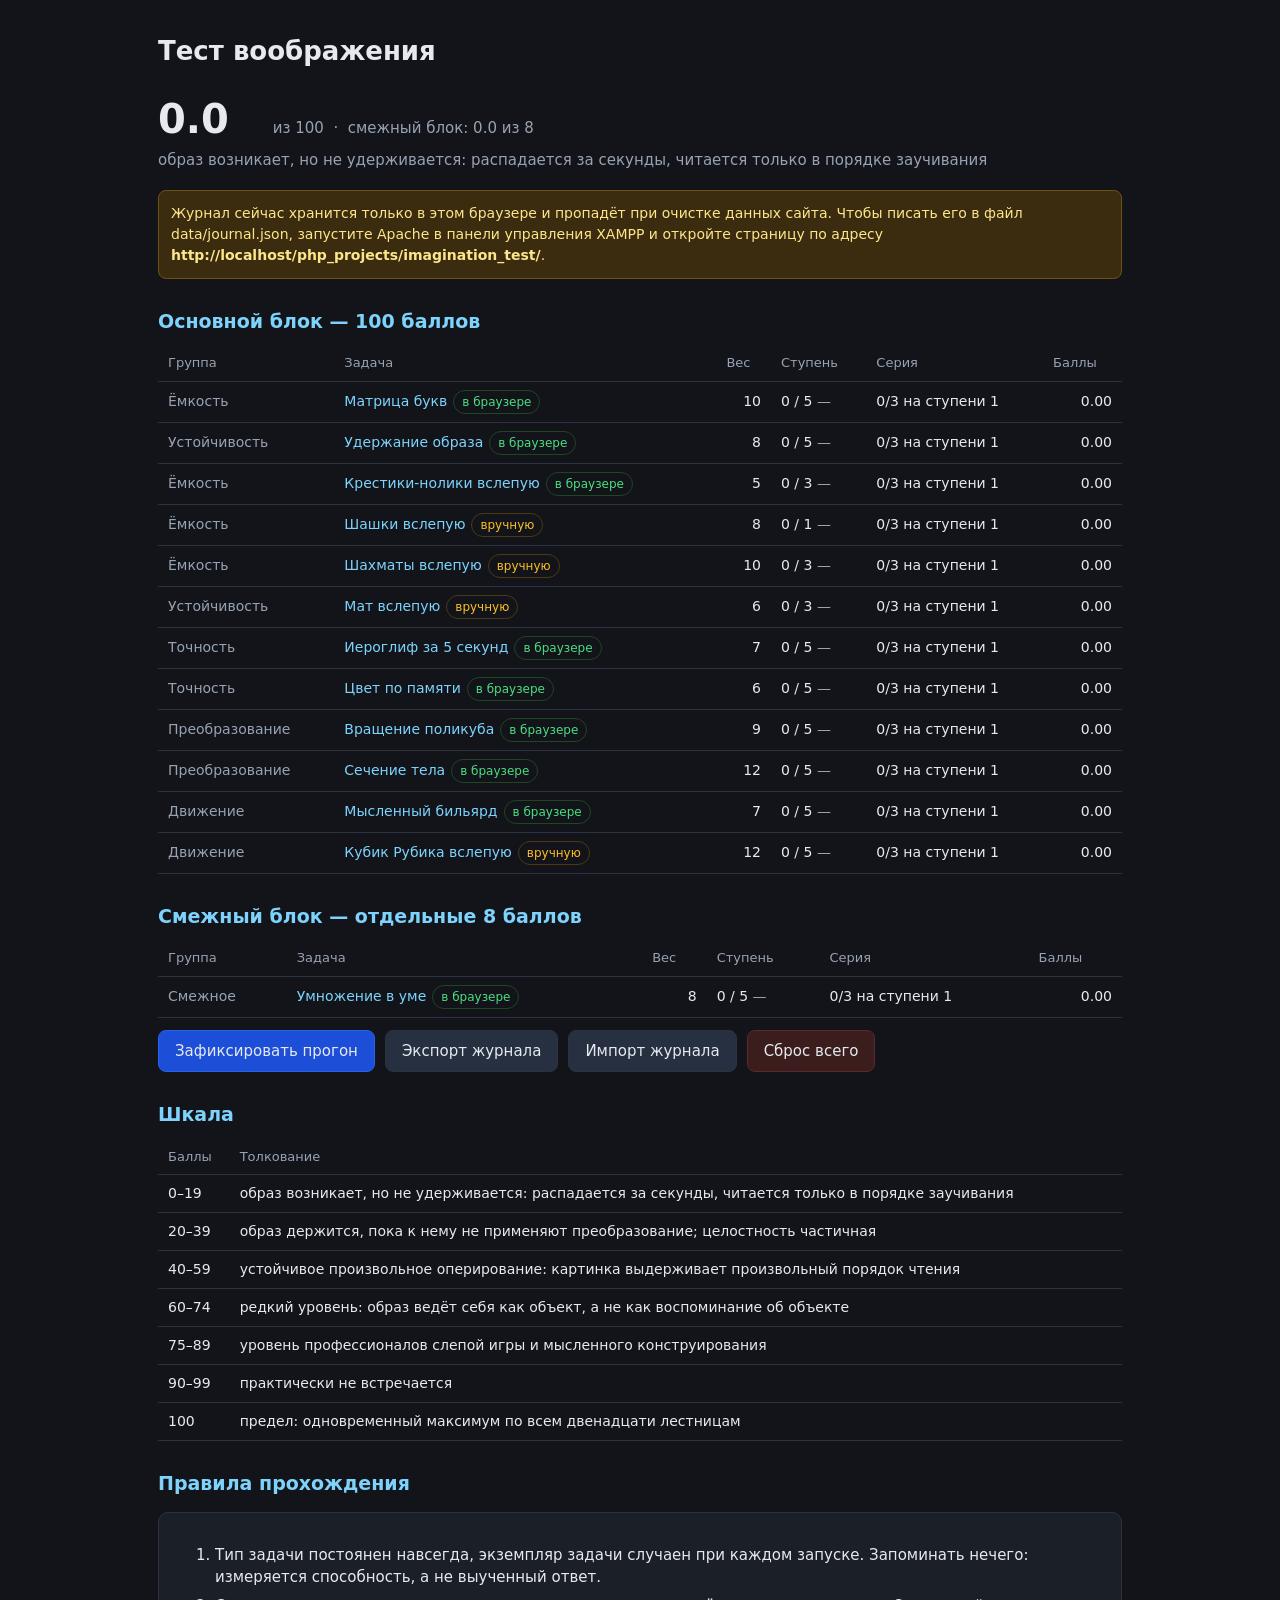
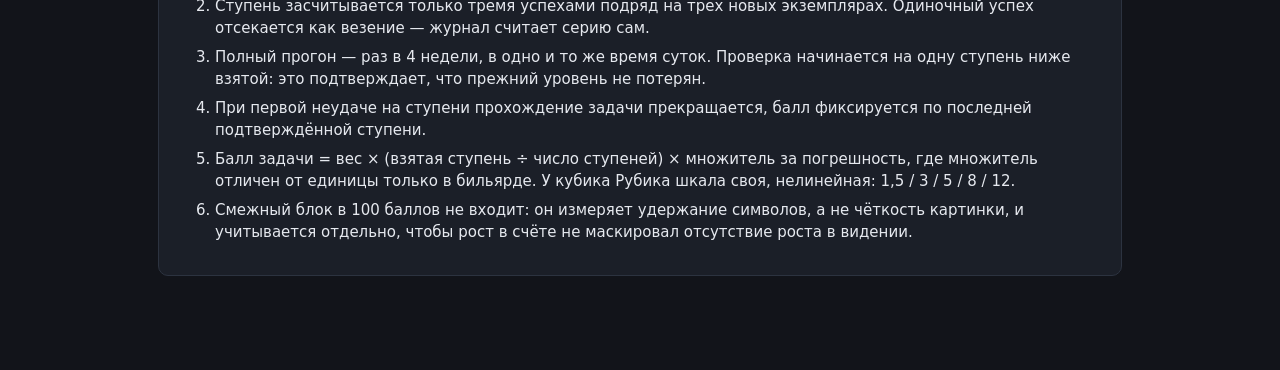
<file: imagination_test/index.html>
<!doctype html>
<html lang="ru">
<head>
<meta charset="utf-8">
<meta name="viewport" content="width=device-width,initial-scale=1">
<title>Тест воображения — журнал</title>
<link rel="stylesheet" href="assets/style.css">
</head>
<body>
<div class="wrap">
  <h1>Тест воображения</h1>
  <div id="warn"></div>
  <div class="score" id="score"></div>
  <div id="store"></div>

  <h2>Основной блок — 100 баллов</h2>
  <table class="tbl" id="tbl"></table>

  <h2>Смежный блок — отдельные 8 баллов</h2>
  <table class="tbl" id="tbl2"></table>

  <div class="row">
    <button class="primary" id="fix">Зафиксировать прогон</button>
    <button id="exp">Экспорт журнала</button>
    <button id="imp">Импорт журнала</button>
    <button class="danger" id="rst">Сброс всего</button>
  </div>
  <div id="runs"></div>

  <h2>Шкала</h2>
  <table class="tbl" id="scale"></table>

  <h2>Правила прохождения</h2>
  <div class="panel">
    <ol class="rules">
      <li>Тип задачи постоянен навсегда, экземпляр задачи случаен при каждом запуске. Запоминать нечего: измеряется способность, а не выученный ответ.</li>
      <li>Ступень засчитывается только тремя успехами подряд на трёх новых экземплярах. Одиночный успех отсекается как везение — журнал считает серию сам.</li>
      <li>Полный прогон — раз в 4 недели, в одно и то же время суток. Проверка начинается на одну ступень ниже взятой: это подтверждает, что прежний уровень не потерян.</li>
      <li>При первой неудаче на ступени прохождение задачи прекращается, балл фиксируется по последней подтверждённой ступени.</li>
      <li>Балл задачи = вес × (взятая ступень ÷ число ступеней) × множитель за погрешность, где множитель отличен от единицы только в бильярде. У кубика Рубика шкала своя, нелинейная: 1,5 / 3 / 5 / 8 / 12.</li>
      <li>Смежный блок в 100 баллов не входит: он измеряет удержание символов, а не чёткость картинки, и учитывается отдельно, чтобы рост в счёте не маскировал отсутствие роста в видении.</li>
    </ol>
  </div>
</div>

<script src="assets/core.js"></script>
<script>
IT.ready(function () {
function render() {
  document.getElementById('warn').innerHTML = IT.warnBox();
  document.getElementById('store').innerHTML = IT.storageNote();
  var s = IT.load(), tot = IT.totals();

  document.getElementById('score').innerHTML =
    '<b>' + tot.core.toFixed(1) + '</b> из 100 &nbsp;·&nbsp; смежный блок: ' + tot.extra.toFixed(1) + ' из ' + IT.EXTRA.reduce(function (a2, T) { return a2 + T.w; }, 0) + '<br>' +
    '<span class="dim">' + IT.verdict(Math.floor(tot.core)) + '</span>';

  function rows(list, tblId) {
    var h = '<tr><th>Группа</th><th>Задача</th><th class="num">Вес</th><th>Ступень</th><th>Серия</th><th class="num">Баллы</th></tr>';
    list.forEach(function (T) {
      var t = IT.get(T.id), next = Math.min(t.rung + 1, T.r.length);
      var st = t.streak['r' + next] || 0;
      h += '<tr>' +
        '<td class="dim">' + T.g + '</td>' +
        '<td><a href="' + T.p + '">' + T.n + '</a>' +
          (T.auto ? '<span class="tag auto">в браузере</span>' : '<span class="tag man">вручную</span>') + '</td>' +
        '<td class="num">' + T.w + '</td>' +
        '<td>' + t.rung + ' / ' + T.r.length + ' <span class="dim">' + (t.rung ? T.r[t.rung - 1] : '—') + '</span></td>' +
        '<td>' + (t.rung >= T.r.length ? '<span class="ok">предел</span>' : st + '/3 на ступени ' + next) + '</td>' +
        '<td class="num">' + IT.points(T, t).toFixed(2) + '</td>' +
        '</tr>';
    });
    document.getElementById(tblId).innerHTML = h;
  }
  rows(IT.TASKS, 'tbl');
  rows(IT.EXTRA, 'tbl2');

  var sc = '<tr><th>Баллы</th><th>Толкование</th></tr>';
  IT.SCALE.forEach(function (r) {
    sc += '<tr><td>' + (r[0] === r[1] ? r[0] : r[0] + '–' + r[1]) + '</td><td>' + r[2] + '</td></tr>';
  });
  document.getElementById('scale').innerHTML = sc;

  var rh = '';
  if (s.runs && s.runs.length) {
    rh = '<h3>Зафиксированные прогоны</h3><table class="tbl"><tr><th>Дата</th><th class="num">Основной блок</th><th class="num">Смежный</th><th class="num">Прирост</th></tr>';
    s.runs.forEach(function (r, i) {
      var prev = i > 0 ? s.runs[i - 1].core : null;
      var d = prev === null ? '—' : (r.core - prev >= 0 ? '+' : '') + (r.core - prev).toFixed(1);
      rh += '<tr><td>' + r.date + '</td><td class="num">' + r.core.toFixed(1) + '</td><td class="num">' + r.extra.toFixed(1) + '</td><td class="num">' + d + '</td></tr>';
    });
    rh += '</table>';
  }
  document.getElementById('runs').innerHTML = rh;
}

document.getElementById('fix').onclick = function () {
  var s = IT.load(), tot = IT.totals();
  s.runs = s.runs || [];
  s.runs.push({ date: new Date().toISOString().slice(0, 10), core: tot.core, extra: tot.extra });
  IT.save(s);
  render();
};

document.getElementById('exp').onclick = function () {
  var txt = JSON.stringify(IT.load());
  var w = window.open('', '_blank');
  if (w) { w.document.write('<pre style="white-space:pre-wrap;word-break:break-all">' + txt.replace(/</g, '&lt;') + '</pre>'); }
  else { prompt('Скопируйте журнал:', txt); }
};

document.getElementById('imp').onclick = function () {
  var txt = prompt('Вставьте ранее выгруженный журнал:');
  if (!txt) return;
  try { var o = JSON.parse(txt); if (!o.tasks) throw 0; IT.save(o); render(); }
  catch (e) { alert('Не разобрано.'); }
};

document.getElementById('rst').onclick = function () {
  if (confirm('Стереть весь журнал? Отменить нельзя.')) { IT.save(IT.blank()); render(); }
};

render();
});
</script>
</body>
</html>
</file>
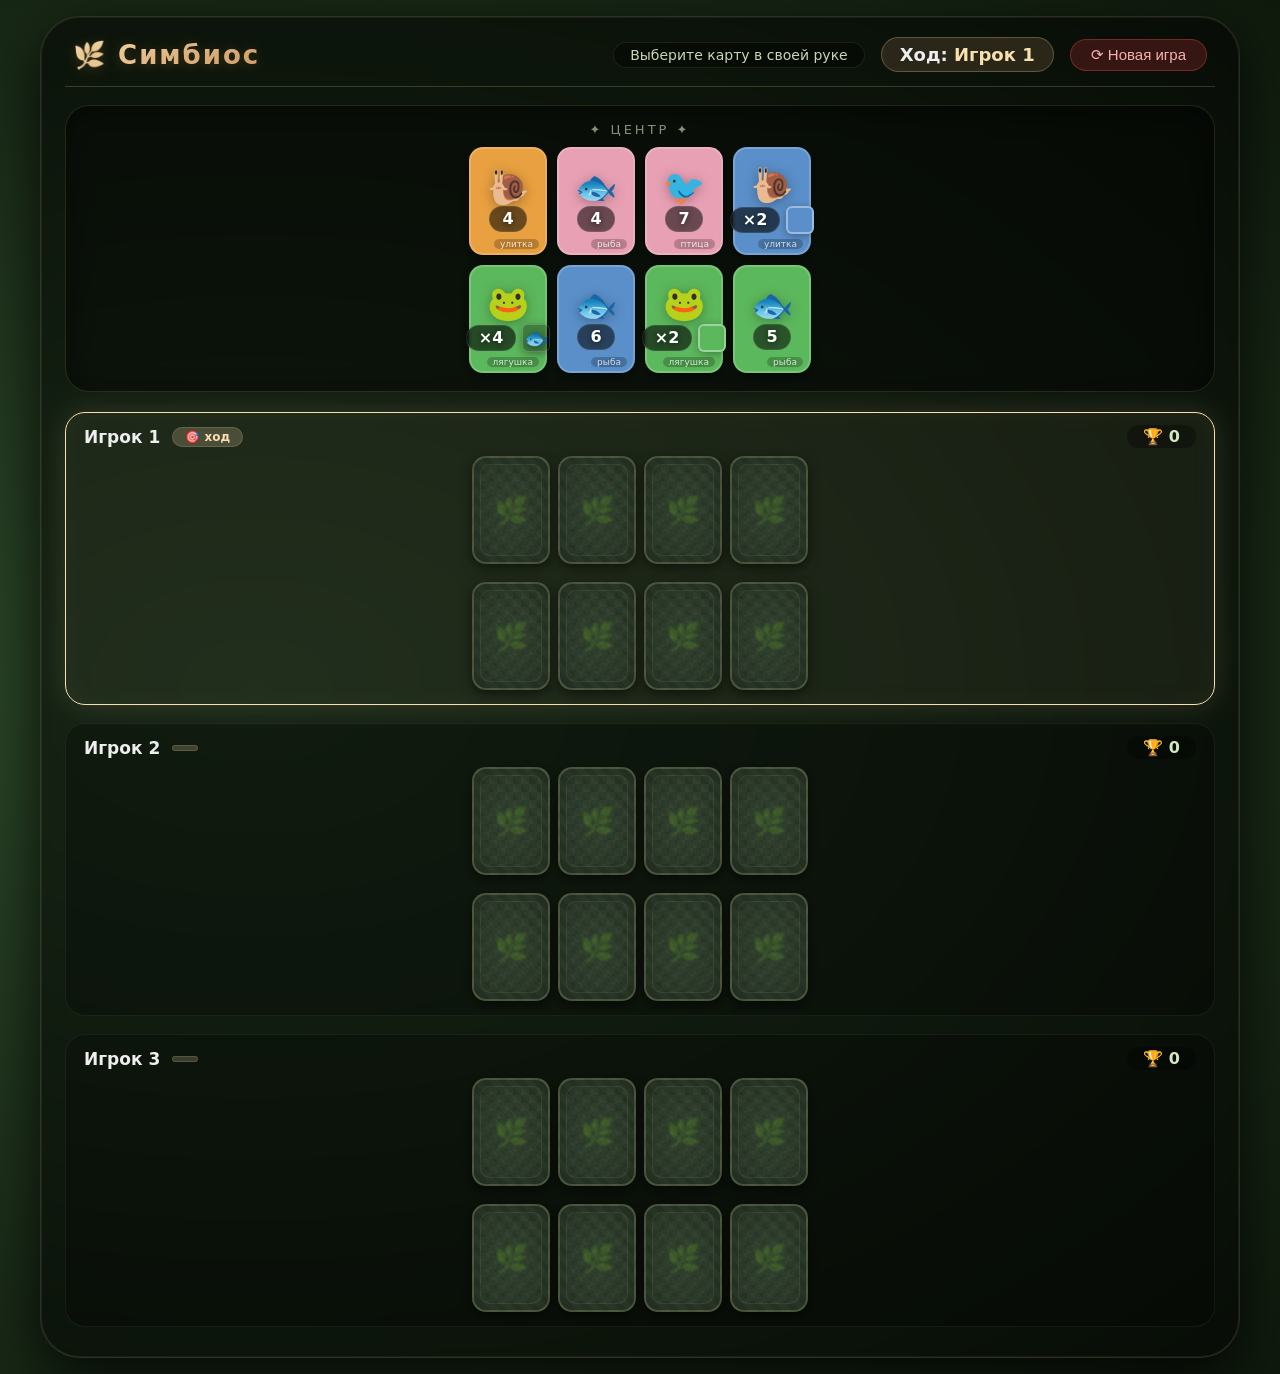
<file: simbios/simbios2.html>
<!DOCTYPE html>
<html lang="ru">
<head>
    <meta charset="UTF-8" />
    <meta name="viewport" content="width=device-width, initial-scale=1.0" />
    <title>Симбиос — карточная игра (упрощённая)</title>
    <style>
        /* ---------- reset & base ---------- */
        * {
            box-sizing: border-box;
            margin: 0;
            padding: 0;
        }
        body {
            font-family: 'Segoe UI', Roboto, system-ui, sans-serif;
            background: #1a2a1f;
            background-image: radial-gradient(ellipse at 20% 50%, #2d4a2a 0%, #0f1a0d 100%);
            min-height: 100vh;
            display: flex;
            justify-content: center;
            align-items: center;
            padding: 16px;
            color: #eee;
        }
        .game-wrapper {
            max-width: 1200px;
            width: 100%;
            background: rgba(0, 0, 0, 0.5);
            backdrop-filter: blur(4px);
            border-radius: 40px;
            padding: 20px 24px 30px;
            box-shadow: 0 20px 60px rgba(0, 0, 0, 0.8), inset 0 0 0 1px rgba(255, 255, 255, 0.06);
            border: 1px solid rgba(255, 215, 150, 0.15);
        }

        /* ---------- header ---------- */
        .header {
            display: flex;
            justify-content: space-between;
            align-items: center;
            padding: 0 8px 14px 8px;
            border-bottom: 1px solid rgba(255, 215, 150, 0.2);
            margin-bottom: 18px;
            flex-wrap: wrap;
            gap: 10px;
        }
        .header h1 {
            font-size: 26px;
            font-weight: 700;
            letter-spacing: 2px;
            background: linear-gradient(135deg, #f9e0b0, #d4a373);
            -webkit-background-clip: text;
            -webkit-text-fill-color: transparent;
            text-shadow: 0 2px 12px rgba(180, 120, 50, 0.3);
        }
        .header-controls {
            display: flex;
            gap: 16px;
            align-items: center;
            flex-wrap: wrap;
        }
        .turn-indicator {
            font-size: 18px;
            font-weight: 600;
            background: rgba(255, 215, 150, 0.15);
            padding: 6px 18px;
            border-radius: 40px;
            border: 1px solid rgba(255, 215, 150, 0.25);
            backdrop-filter: blur(2px);
        }
        .turn-indicator .highlight {
            color: #f9e0b0;
        }
        .btn-reset {
            background: rgba(255, 80, 80, 0.2);
            border: 1px solid rgba(255, 80, 80, 0.3);
            color: #f8b0b0;
            padding: 6px 20px;
            border-radius: 40px;
            font-size: 15px;
            font-weight: 500;
            cursor: pointer;
            transition: 0.2s;
            backdrop-filter: blur(2px);
        }
        .btn-reset:hover {
            background: rgba(255, 80, 80, 0.35);
            border-color: rgba(255, 80, 80, 0.6);
            transform: scale(1.02);
        }
        .phase-message {
            font-size: 14px;
            color: #c8d6b5;
            background: rgba(0, 0, 0, 0.4);
            padding: 4px 16px;
            border-radius: 30px;
            border: 1px solid rgba(255, 215, 150, 0.1);
        }

        /* ---------- center cards ---------- */
        .center-area {
            background: rgba(0, 0, 0, 0.35);
            border-radius: 24px;
            padding: 16px 20px 18px;
            margin-bottom: 20px;
            border: 1px solid rgba(255, 215, 150, 0.12);
            box-shadow: inset 0 4px 30px rgba(0, 0, 0, 0.4);
        }
        .center-label {
            font-size: 13px;
            text-transform: uppercase;
            letter-spacing: 3px;
            color: #b8c8a8;
            text-align: center;
            margin-bottom: 10px;
            opacity: 0.7;
        }
        .card-row {
            display: flex;
            justify-content: center;
            gap: 10px;
            flex-wrap: wrap;
        }
        .card-row + .card-row {
            margin-top: 10px;
        }

        /* ---------- player areas ---------- */
        .players-container {
            display: flex;
            flex-direction: column;
            gap: 18px;
        }
        .player-area {
            background: rgba(0, 0, 0, 0.25);
            border-radius: 20px;
            padding: 12px 14px 14px;
            border: 1px solid rgba(255, 255, 255, 0.06);
            transition: 0.3s;
            position: relative;
        }
        .player-area.active {
            border-color: #f9e0b0;
            box-shadow: 0 0 30px rgba(249, 224, 176, 0.15), inset 0 0 30px rgba(249, 224, 176, 0.04);
            background: rgba(249, 224, 176, 0.05);
        }
        .player-area.completed {
            opacity: 0.7;
        }
        .player-header {
            display: flex;
            justify-content: space-between;
            align-items: center;
            margin-bottom: 8px;
            padding: 0 4px;
        }
        .player-name {
            font-weight: 600;
            font-size: 17px;
            display: flex;
            align-items: center;
            gap: 12px;
        }
        .player-name .badge {
            font-size: 12px;
            background: rgba(249, 224, 176, 0.2);
            padding: 2px 12px;
            border-radius: 30px;
            color: #f9e0b0;
            border: 1px solid rgba(249, 224, 176, 0.15);
        }
        .player-score {
            font-size: 16px;
            font-weight: 600;
            color: #d4e8c0;
            background: rgba(0, 0, 0, 0.3);
            padding: 2px 16px;
            border-radius: 30px;
        }
        .player-cards {
            display: flex;
            flex-direction: column;
            gap: 8px;
        }
        .player-cards .card-row {
            gap: 8px;
        }

        /* ---------- cards ---------- */
        .card {
            width: 78px;
            height: 108px;
            border-radius: 14px;
            background: #2d2d2d;
            display: flex;
            flex-direction: column;
            align-items: center;
            justify-content: center;
            cursor: default;
            transition: 0.18s ease;
            box-shadow: 0 4px 12px rgba(0, 0, 0, 0.5);
            border: 2px solid rgba(255, 255, 255, 0.08);
            position: relative;
            user-select: none;
            flex-shrink: 0;
        }
        .card-face-up {
            border-color: rgba(255, 255, 255, 0.18);
        }
        .card-face-down {
            background: #2a3a2a;
            background-image: repeating-linear-gradient(45deg, rgba(60, 80, 60, 0.3) 0px, rgba(60, 80, 60, 0.3) 6px, transparent 6px, transparent 12px);
            border-color: rgba(255, 215, 150, 0.15);
            box-shadow: 0 4px 12px rgba(0, 0, 0, 0.5), inset 0 0 40px rgba(0, 0, 0, 0.3);
        }
        .card-face-down .card-back-icon {
            font-size: 28px;
            opacity: 0.3;
            filter: blur(1px);
        }
        .card-face-down .card-back-pattern {
            position: absolute;
            inset: 6px;
            border-radius: 10px;
            border: 1px solid rgba(255, 215, 150, 0.08);
            background: repeating-conic-gradient(rgba(255, 215, 150, 0.04) 0% 25%, transparent 0% 50%) 0 0 / 16px 16px;
        }

        .card .card-emoji {
            font-size: 34px;
            line-height: 1;
            margin-bottom: 2px;
            filter: drop-shadow(0 2px 6px rgba(0, 0, 0, 0.3));
        }
        .card .card-value {
            font-size: 16px;
            font-weight: 700;
            background: rgba(0, 0, 0, 0.55);
            padding: 2px 12px;
            border-radius: 20px;
            backdrop-filter: blur(2px);
            border: 1px solid rgba(255, 255, 255, 0.1);
            text-align: center;
            max-width: 90%;
            line-height: 1.3;
            color: #fff;
            text-shadow: 0 1px 6px rgba(0,0,0,0.6);
        }
        .card .card-value.cond {
            font-size: 16px;
            background: rgba(0, 0, 0, 0.6);
        }
        .card .card-cond-icon {
            display: flex;
            align-items: center;
            justify-content: center;
            margin-top: 2px;
            width: 28px;
            height: 28px;
            border-radius: 6px;
            border: 1px solid rgba(255,255,255,0.2);
            background: rgba(0,0,0,0.3);
            font-size: 18px;
            line-height: 1;
            box-shadow: 0 2px 8px rgba(0,0,0,0.3);
        }
        .card .card-cond-icon.color-icon {
            border: 2px solid rgba(255,255,255,0.3);
        }
        .card .card-cond-icon .emoji {
            font-size: 20px;
            filter: drop-shadow(0 2px 4px rgba(0,0,0,0.5));
        }
        .card .card-animal-label {
            font-size: 9px;
            opacity: 0.7;
            color: #fff;
            text-shadow: 0 1px 4px rgba(0,0,0,0.5);
            position: absolute;
            bottom: 4px;
            right: 6px;
            background: rgba(0,0,0,0.3);
            padding: 0 6px;
            border-radius: 8px;
        }
        /* для условных карт: размещаем иконку условия рядом со значением */
        .card .card-cond-row {
            display: flex;
            align-items: center;
            gap: 6px;
            margin-top: 2px;
        }
        .card .card-cond-row .card-value {
            margin: 0;
        }
        .card .card-cond-row .card-cond-icon {
            margin: 0;
        }

        /* clickable */
        .card.clickable {
            cursor: pointer;
        }
        .card.clickable:hover {
            transform: translateY(-6px) scale(1.02);
            box-shadow: 0 10px 30px rgba(0, 0, 0, 0.6);
            border-color: rgba(249, 224, 176, 0.4);
        }
        .card.selected {
            transform: translateY(-10px) scale(1.04);
            border-color: #f9e0b0 !important;
            box-shadow: 0 0 0 3px rgba(249, 224, 176, 0.3), 0 12px 40px rgba(0, 0, 0, 0.6);
        }
        .card.highlight-flip {
            animation: pulse-flip 0.9s ease 2;
            border-color: #7ec87e;
        }
        @keyframes pulse-flip {
            0%,
            100% {
                box-shadow: 0 0 0 0 rgba(126, 200, 126, 0);
            }
            50% {
                box-shadow: 0 0 0 6px rgba(126, 200, 126, 0.4);
            }
        }

        /* ---------- responsive ---------- */
        @media (max-width: 900px) {
            .card {
                width: 62px;
                height: 88px;
            }
            .card .card-emoji {
                font-size: 26px;
            }
            .card .card-value {
                font-size: 13px;
                padding: 1px 8px;
            }
            .card .card-value.cond {
                font-size: 13px;
            }
            .card .card-cond-icon {
                width: 22px;
                height: 22px;
                font-size: 14px;
            }
            .card .card-cond-icon .emoji {
                font-size: 16px;
            }
            .game-wrapper {
                padding: 12px 10px 20px;
            }
            .header h1 {
                font-size: 20px;
            }
            .card-row {
                gap: 6px;
            }
            .player-area {
                padding: 8px 6px 10px;
            }
        }
        @media (max-width: 600px) {
            .card {
                width: 48px;
                height: 70px;
                border-radius: 10px;
            }
            .card .card-emoji {
                font-size: 20px;
            }
            .card .card-value {
                font-size: 10px;
                padding: 1px 4px;
            }
            .card .card-value.cond {
                font-size: 10px;
            }
            .card .card-cond-icon {
                width: 18px;
                height: 18px;
                font-size: 11px;
                border-radius: 4px;
            }
            .card .card-cond-icon .emoji {
                font-size: 12px;
            }
            .card .card-animal-label {
                font-size: 7px;
                bottom: 2px;
                right: 4px;
            }
            .card-row {
                gap: 4px;
            }
            .card-row + .card-row {
                margin-top: 5px;
            }
            .header h1 {
                font-size: 16px;
            }
            .turn-indicator {
                font-size: 13px;
                padding: 4px 12px;
            }
            .player-name {
                font-size: 13px;
            }
            .player-score {
                font-size: 13px;
                padding: 1px 10px;
            }
            .center-area {
                padding: 10px 6px 12px;
            }
            .game-wrapper {
                padding: 8px 6px 14px;
                border-radius: 24px;
            }
            .card-face-down .card-back-icon {
                font-size: 18px;
            }
            .card .card-cond-row {
                gap: 4px;
            }
        }

        /* ---------- game over overlay ---------- */
        .game-over-overlay {
            position: fixed;
            inset: 0;
            background: rgba(0, 0, 0, 0.7);
            backdrop-filter: blur(8px);
            display: flex;
            align-items: center;
            justify-content: center;
            z-index: 1000;
            padding: 20px;
        }
        .game-over-box {
            background: #1e2e1a;
            border-radius: 40px;
            padding: 40px 50px;
            max-width: 520px;
            width: 100%;
            border: 1px solid rgba(249, 224, 176, 0.2);
            box-shadow: 0 30px 80px rgba(0, 0, 0, 0.8);
            text-align: center;
        }
        .game-over-box h2 {
            font-size: 32px;
            margin-bottom: 8px;
            color: #f9e0b0;
        }
        .game-over-box .sub {
            color: #b8c8a8;
            margin-bottom: 20px;
            font-size: 16px;
        }
        .game-over-box .scores {
            display: flex;
            flex-direction: column;
            gap: 8px;
            margin: 16px 0 24px;
            text-align: left;
        }
        .game-over-box .scores .s-row {
            display: flex;
            justify-content: space-between;
            padding: 6px 12px;
            border-radius: 12px;
            background: rgba(0, 0, 0, 0.25);
            font-size: 17px;
        }
        .game-over-box .scores .s-row.winner {
            background: rgba(249, 224, 176, 0.15);
            border: 1px solid rgba(249, 224, 176, 0.2);
            color: #f9e0b0;
            font-weight: 600;
        }
        .game-over-box .btn-restart {
            background: #f9e0b0;
            color: #1a2a1f;
            border: none;
            padding: 10px 40px;
            border-radius: 40px;
            font-size: 18px;
            font-weight: 700;
            cursor: pointer;
            transition: 0.2s;
        }
        .game-over-box .btn-restart:hover {
            transform: scale(1.04);
            box-shadow: 0 6px 30px rgba(249, 224, 176, 0.3);
        }

        /* misc */
        .hidden {
            display: none !important;
        }
        .text-muted {
            opacity: 0.5;
        }
    </style>
</head>
<body>

    <div class="game-wrapper" id="app">
        <!-- header -->
        <div class="header">
            <h1>🌿 Симбиос</h1>
            <div class="header-controls">
                <span class="phase-message" id="phaseMessage">Ожидание хода</span>
                <span class="turn-indicator" id="turnIndicator">Ход: <span class="highlight" id="currentPlayerName">—</span></span>
                <button class="btn-reset" id="btnReset">⟳ Новая игра</button>
            </div>
        </div>

        <!-- center -->
        <div class="center-area" id="centerArea">
            <div class="center-label">✦ Центр ✦</div>
            <div id="centerCards"></div>
        </div>

        <!-- players -->
        <div class="players-container" id="playersContainer"></div>
    </div>

    <script>
        // =====================================================================
        //  DATA (упрощённые: 4 животных, 4 цвета)
        // =====================================================================

        const ANIMALS = {
            frog: '🐸',
            fish: '🐟',
            snail: '🐌',
            bird: '🐦'
        };
        const ANIMAL_NAMES = Object.keys(ANIMALS);
        const ANIMAL_LABELS = {
            frog: 'лягушка',
            fish: 'рыба',
            snail: 'улитка',
            bird: 'птица'
        };

        const COLOR_NAMES = ['pink', 'blue', 'green', 'orange'];
        const COLOR_HEX = {
            pink: '#e8a0b4',
            blue: '#5a8fc9',
            green: '#5cb85c',
            orange: '#e8a040'
        };

        // ---- build deck ----
        function buildDeck() {
            const deck = [];
            let id = 0;

            // 16 fixed cards: each animal with each color (4x4)
            const fixedPoints = [
                [5, 6, 7, 8], // frog: pink=5, blue=6, green=7, orange=8
                [4, 6, 5, 7], // fish: pink=4, blue=6, green=5, orange=7
                [6, 5, 8, 4], // snail: pink=6, blue=5, green=8, orange=4
                [7, 4, 6, 5]  // bird: pink=7, blue=4, green=6, orange=5
            ];
            for (let a = 0; a < ANIMAL_NAMES.length; a++) {
                const animal = ANIMAL_NAMES[a];
                for (let c = 0; c < COLOR_NAMES.length; c++) {
                    const color = COLOR_NAMES[c];
                    const points = fixedPoints[a][c];
                    deck.push({ id: id++, animal, color, points, conditional: false, condType: null, condValue: null,
                        multiplier: null });
                }
            }

            // 16 conditional cards: mix of color and animal conditions
            const condTypes = [
                { type: 'color', value: 'blue', mult: 3 },
                { type: 'color', value: 'green', mult: 2 },
                { type: 'color', value: 'pink', mult: 3 },
                { type: 'color', value: 'orange', mult: 2 },
                { type: 'animal', value: 'frog', mult: 4 },
                { type: 'animal', value: 'fish', mult: 3 },
                { type: 'animal', value: 'snail', mult: 4 },
                { type: 'animal', value: 'bird', mult: 2 },
                { type: 'color', value: 'blue', mult: 2 },
                { type: 'color', value: 'green', mult: 3 },
                { type: 'color', value: 'pink', mult: 2 },
                { type: 'color', value: 'orange', mult: 3 },
                { type: 'animal', value: 'frog', mult: 2 },
                { type: 'animal', value: 'fish', mult: 4 },
                { type: 'animal', value: 'snail', mult: 2 },
                { type: 'animal', value: 'bird', mult: 3 }
            ];

            for (let i = 0; i < condTypes.length; i++) {
                const cond = condTypes[i];
                // случайное животное и цвет для фона
                const animal = ANIMAL_NAMES[Math.floor(Math.random() * ANIMAL_NAMES.length)];
                const color = COLOR_NAMES[Math.floor(Math.random() * COLOR_NAMES.length)];
                deck.push({
                    id: id++,
                    animal,
                    color,
                    points: null,
                    conditional: true,
                    condType: cond.type,
                    condValue: cond.value,
                    multiplier: cond.mult
                });
            }

            shuffle(deck);
            return deck;
        }

        // =====================================================================
        //  GAME STATE
        // =====================================================================

        const PLAYER_NAMES = ['Игрок 1', 'Игрок 2', 'Игрок 3'];
        const POSITIONS = [0, 1, 2, 3, 4, 5, 6, 7];

        let G = {};

        function initGame() {
            const deck = buildDeck();
            shuffle(deck);

            const playerHands = [
                [],
                [],
                []
            ];
            const centerCards = [];

            for (let i = 0; i < 8; i++) {
                centerCards.push({ card: deck.pop(), faceUp: true });
            }
            for (let p = 0; p < 3; p++) {
                for (let i = 0; i < 8; i++) {
                    playerHands[p].push({ card: deck.pop(), faceUp: false, pos: i });
                }
            }

            G = {
                players: playerHands.map((hand, idx) => ({
                    name: PLAYER_NAMES[idx],
                    hand: hand,
                    score: 0,
                })),
                center: centerCards,
                currentPlayer: 0,
                phase: 'select_hand',
                selectedHandIdx: null,
                selectedCenterIdx: null,
                gameOver: false,
                turnCount: 0,
                pendingFlip: false,
            };

            for (const p of G.players) {
                p.hand.sort((a, b) => a.pos - b.pos);
            }

            updateScores();
            render();
            updateUI();
        }

        // =====================================================================
        //  HELPERS
        // =====================================================================

        function shuffle(arr) {
            for (let i = arr.length - 1; i > 0; i--) {
                const j = Math.floor(Math.random() * (i + 1));
                [arr[i], arr[j]] = [arr[j], arr[i]];
            }
            return arr;
        }

        function getNeighbor(playerIdx, side) {
            if (side === 'left') return (playerIdx - 1 + 3) % 3;
            else return (playerIdx + 1) % 3;
        }

        function getCardDisplayValue(cardObj) {
            const c = cardObj.card;
            if (!c.conditional) return String(c.points);
            return `×${c.multiplier}`;
        }

        // Возвращает HTML-строку для иконки условия (цветной квадрат или эмодзи)
        function getConditionIconHTML(cardObj) {
            const c = cardObj.card;
            if (!c.conditional) return '';
            if (c.condType === 'color') {
                const colorHex = COLOR_HEX[c.condValue] || '#888';
                return `<div class="card-cond-icon color-icon" style="background:${colorHex}; border-color: rgba(255,255,255,0.4);"></div>`;
            } else if (c.condType === 'animal') {
                const emoji = ANIMALS[c.condValue] || '❓';
                return `<div class="card-cond-icon"><span class="emoji">${emoji}</span></div>`;
            }
            return '';
        }

        function getCardEmoji(cardObj) {
            return ANIMALS[cardObj.card.animal] || '❓';
        }

        function getCardAnimalLabel(cardObj) {
            return ANIMAL_LABELS[cardObj.card.animal] || '';
        }

        function getCardColor(cardObj) {
            return cardObj.card.color;
        }

        function isCardFaceUp(cardObj) {
            return cardObj.faceUp === true;
        }

        function calculatePlayerScore(playerIdx) {
            const player = G.players[playerIdx];
            const hand = player.hand;
            let total = 0;

            for (let pos = 0; pos < 8; pos++) {
                const cardObj = hand[pos];
                if (!cardObj.faceUp) continue;
                const c = cardObj.card;
                if (!c.conditional) {
                    total += c.points;
                    continue;
                }

                let areaCards = [];
                const areaType = getAreaType(pos);
                if (areaType === 'own') {
                    areaCards = hand.filter(c => c.faceUp).map(c => c.card);
                } else if (areaType === 'left') {
                    const neighborIdx = getNeighbor(playerIdx, 'left');
                    areaCards = G.players[neighborIdx].hand.filter(c => c.faceUp).map(c => c.card);
                } else if (areaType === 'right') {
                    const neighborIdx = getNeighbor(playerIdx, 'right');
                    areaCards = G.players[neighborIdx].hand.filter(c => c.faceUp).map(c => c.card);
                }

                let count = 0;
                if (c.condType === 'color') {
                    count = areaCards.filter(card => card.color === c.condValue).length;
                } else if (c.condType === 'animal') {
                    count = areaCards.filter(card => card.animal === c.condValue).length;
                }
                total += count * c.multiplier;
            }
            return total;
        }

        function getAreaType(pos) {
            if (pos === 0 || pos === 4) return 'left';
            if (pos === 3 || pos === 7) return 'right';
            return 'own';
        }

        function updateScores() {
            for (let i = 0; i < 3; i++) {
                G.players[i].score = calculatePlayerScore(i);
            }
        }

        function checkGameOver() {
            for (const p of G.players) {
                for (const c of p.hand) {
                    if (!c.faceUp) return false;
                }
            }
            return true;
        }

        // =====================================================================
        //  GAME ACTIONS
        // =====================================================================

        function handleCardClick(playerIdx, handIdx) {
            if (G.gameOver) return;
            if (playerIdx !== G.currentPlayer) return;
            const player = G.players[playerIdx];
            const cardObj = player.hand[handIdx];

            if (G.phase === 'select_hand') {
                G.selectedHandIdx = handIdx;
                G.phase = 'select_center';
                render();
                updateUI();
                return;
            }

            if (G.phase === 'flip_extra') {
                if (cardObj.faceUp) return;
                cardObj.faceUp = true;
                G.phase = 'done';
                G.pendingFlip = false;
                G.selectedHandIdx = null;
                G.selectedCenterIdx = null;
                updateScores();
                afterTurn();
                return;
            }
        }

        function handleCenterClick(centerIdx) {
            if (G.gameOver) return;
            if (G.phase !== 'select_center') return;
            if (G.selectedHandIdx === null) return;

            const player = G.players[G.currentPlayer];
            const handIdx = G.selectedHandIdx;
            const cardObj = player.hand[handIdx];
            const centerCard = G.center[centerIdx];
            const wasFaceUp = cardObj.faceUp;

            player.hand[handIdx] = {
                card: centerCard.card,
                faceUp: true,
                pos: handIdx,
            };
            G.center[centerIdx] = {
                card: cardObj.card,
                faceUp: true,
            };

            G.selectedCenterIdx = centerIdx;

            if (wasFaceUp) {
                G.phase = 'flip_extra';
                G.pendingFlip = true;
                const hasFaceDown = player.hand.some(c => !c.faceUp);
                if (!hasFaceDown) {
                    G.phase = 'done';
                    G.pendingFlip = false;
                    G.selectedHandIdx = null;
                    G.selectedCenterIdx = null;
                    updateScores();
                    afterTurn();
                    render();
                    updateUI();
                    return;
                }
                render();
                updateUI();
                return;
            } else {
                G.phase = 'done';
                G.selectedHandIdx = null;
                G.selectedCenterIdx = null;
                updateScores();
                afterTurn();
                render();
                updateUI();
                return;
            }
        }

        function afterTurn() {
            G.turnCount++;
            if (checkGameOver()) {
                G.gameOver = true;
                render();
                updateUI();
                showGameOver();
                return;
            }
            G.currentPlayer = (G.currentPlayer + 1) % 3;
            G.phase = 'select_hand';
            G.selectedHandIdx = null;
            G.selectedCenterIdx = null;
            G.pendingFlip = false;
            render();
            updateUI();
        }

        // =====================================================================
        //  RENDER
        // =====================================================================

        function render() {
            renderCenter();
            renderPlayers();
            updateUI();
        }

        function renderCenter() {
            const container = document.getElementById('centerCards');
            const cards = G.center;
            let html = '';
            for (let row = 0; row < 2; row++) {
                html += '<div class="card-row">';
                for (let col = 0; col < 4; col++) {
                    const idx = row * 4 + col;
                    const c = cards[idx];
                    html += renderCardHTML(c, 'center', idx);
                }
                html += '</div>';
            }
            container.innerHTML = html;

            const centerCardsEl = container.querySelectorAll('.card');
            centerCardsEl.forEach((el, idx) => {
                el.addEventListener('click', () => {
                    if (G.phase === 'select_center' && G.selectedHandIdx !== null) {
                        handleCenterClick(idx);
                    }
                });
            });
        }

        function renderPlayers() {
            const container = document.getElementById('playersContainer');
            let html = '';
            for (let pIdx = 0; pIdx < 3; pIdx++) {
                const player = G.players[pIdx];
                const isActive = pIdx === G.currentPlayer && !G.gameOver;
                const isCompleted = player.hand.every(c => c.faceUp);
                const activeClass = isActive ? 'active' : '';
                const completedClass = isCompleted ? 'completed' : '';
                const score = player.score;

                html += `<div class="player-area ${activeClass} ${completedClass}" data-player="${pIdx}">`;
                html += `<div class="player-header">`;
                html += `<div class="player-name">${player.name} <span class="badge">${isCompleted ? '✅ все открыты' : isActive ? '🎯 ход' : ''}</span></div>`;
                html += `<div class="player-score">🏆 ${score}</div>`;
                html += `</div>`;
                html += `<div class="player-cards" data-player="${pIdx}">`;

                for (let row = 0; row < 2; row++) {
                    html += '<div class="card-row">';
                    for (let col = 0; col < 4; col++) {
                        const idx = row * 4 + col;
                        const c = player.hand[idx];
                        const isSelected = (G.selectedHandIdx === idx && pIdx === G.currentPlayer);
                        const isHighlight = (G.phase === 'flip_extra' && pIdx === G.currentPlayer && !c.faceUp);
                        html += renderCardHTML(c, 'hand', idx, pIdx, isSelected, isHighlight);
                    }
                    html += '</div>';
                }

                html += `</div></div>`;
            }
            container.innerHTML = html;

            const handCards = container.querySelectorAll('.card[data-type="hand"]');
            handCards.forEach(el => {
                const pIdx = parseInt(el.dataset.player);
                const hIdx = parseInt(el.dataset.idx);
                el.addEventListener('click', () => {
                    if (G.phase === 'select_hand' && pIdx === G.currentPlayer) {
                        handleCardClick(pIdx, hIdx);
                    } else if (G.phase === 'flip_extra' && pIdx === G.currentPlayer) {
                        handleCardClick(pIdx, hIdx);
                    }
                });
            });
        }

        function renderCardHTML(cardObj, type, idx, playerIdx, isSelected, isHighlight) {
            const isFaceUp = cardObj.faceUp;
            const c = cardObj.card;
            const color = c.color;
            const bgColor = COLOR_HEX[color] || '#888';

            let classes = 'card';
            if (isFaceUp) classes += ' card-face-up';
            else classes += ' card-face-down';
            if (isSelected) classes += ' selected';
            if (isHighlight) classes += ' highlight-flip';

            let clickable = false;
            if (type === 'hand') {
                const isActive = playerIdx === G.currentPlayer && !G.gameOver;
                if (isActive) {
                    if (G.phase === 'select_hand') clickable = true;
                    if (G.phase === 'flip_extra' && !isFaceUp) clickable = true;
                }
            }
            if (type === 'center') {
                if (G.phase === 'select_center') clickable = true;
            }
            if (clickable) classes += ' clickable';

            let inner = '';
            if (!isFaceUp) {
                inner = `
                    <div class="card-back-pattern"></div>
                    <div class="card-back-icon">🌿</div>
                `;
            } else {
                const emoji = getCardEmoji(cardObj);
                const valueText = getCardDisplayValue(cardObj);
                const isCond = c.conditional;
                const animalLabel = getCardAnimalLabel(cardObj);

                // Для условных карт добавляем иконку условия
                let condIconHtml = '';
                let valueHtml = '';
                if (isCond) {
                    condIconHtml = getConditionIconHTML(cardObj);
                    // значение (множитель) и иконка условия в одной строке
                    valueHtml = `
                        <div class="card-cond-row">
                            <div class="card-value cond">${valueText}</div>
                            ${condIconHtml}
                        </div>
                    `;
                } else {
                    valueHtml = `<div class="card-value">${valueText}</div>`;
                }

                inner = `
                    <div class="card-emoji">${emoji}</div>
                    ${valueHtml}
                    <div class="card-animal-label">${animalLabel}</div>
                `;
            }

            const dataAttrs = `
                data-type="${type}"
                data-idx="${idx}"
                ${playerIdx !== undefined ? `data-player="${playerIdx}"` : ''}
            `;

            const styleAttr = isFaceUp ? `style="background:${bgColor};"` : '';

            return `<div class="${classes}" ${dataAttrs} ${styleAttr}>${inner}</div>`;
        }

        // =====================================================================
        //  UI UPDATE
        // =====================================================================

        function updateUI() {
            const turnName = document.getElementById('currentPlayerName');
            const phaseMsg = document.getElementById('phaseMessage');
            const turnInd = document.getElementById('turnIndicator');

            if (G.gameOver) {
                turnName.textContent = '🏁 Игра окончена';
                phaseMsg.textContent = '🎉 Нажмите "Новая игра"';
                turnInd.style.opacity = '0.6';
                return;
            }

            const p = G.players[G.currentPlayer];
            turnName.textContent = p.name;
            turnInd.style.opacity = '1';

            const msgs = {
                'select_hand': 'Выберите карту в своей руке',
                'select_center': 'Выберите карту в центре для обмена',
                'flip_extra': 'Откройте ещё одну карту в своей руке',
                'done': 'Ход завершён',
            };
            phaseMsg.textContent = msgs[G.phase] || '—';

            const areas = document.querySelectorAll('.player-area');
            areas.forEach((el, idx) => {
                el.classList.toggle('active', idx === G.currentPlayer && !G.gameOver);
            });
        }

        // =====================================================================
        //  GAME OVER
        // =====================================================================

        function showGameOver() {
            const old = document.querySelector('.game-over-overlay');
            if (old) old.remove();

            const overlay = document.createElement('div');
            overlay.className = 'game-over-overlay';

            const scores = G.players.map((p, idx) => ({ name: p.name, score: p.score, idx }));
            scores.sort((a, b) => b.score - a.score);
            const winner = scores[0];
            const isTie = scores.length > 1 && scores[0].score === scores[1].score;

            let scoreHTML = scores.map((s, i) => {
                const isWinner = i === 0 && !isTie;
                return `<div class="s-row ${isWinner ? 'winner' : ''}">
                    <span>${s.name}</span>
                    <span>${s.score} 🏆</span>
                </div>`;
            }).join('');

            overlay.innerHTML = `
                <div class="game-over-box">
                    <h2>🌿 Игра завершена!</h2>
                    <div class="sub">${isTie ? '🤝 Ничья!' : `🏆 Победитель: ${winner.name}`}</div>
                    <div class="scores">${scoreHTML}</div>
                    <button class="btn-restart" id="restartBtn">🔄 Играть снова</button>
                </div>
            `;
            document.body.appendChild(overlay);

            document.getElementById('restartBtn').addEventListener('click', () => {
                overlay.remove();
                initGame();
            });
        }

        // =====================================================================
        //  RESET
        // =====================================================================

        document.getElementById('btnReset').addEventListener('click', () => {
            const overlay = document.querySelector('.game-over-overlay');
            if (overlay) overlay.remove();
            initGame();
        });

        // =====================================================================
        //  START
        // =====================================================================

        initGame();
        window.__G = G;
    </script>

</body>
</html>
</file>
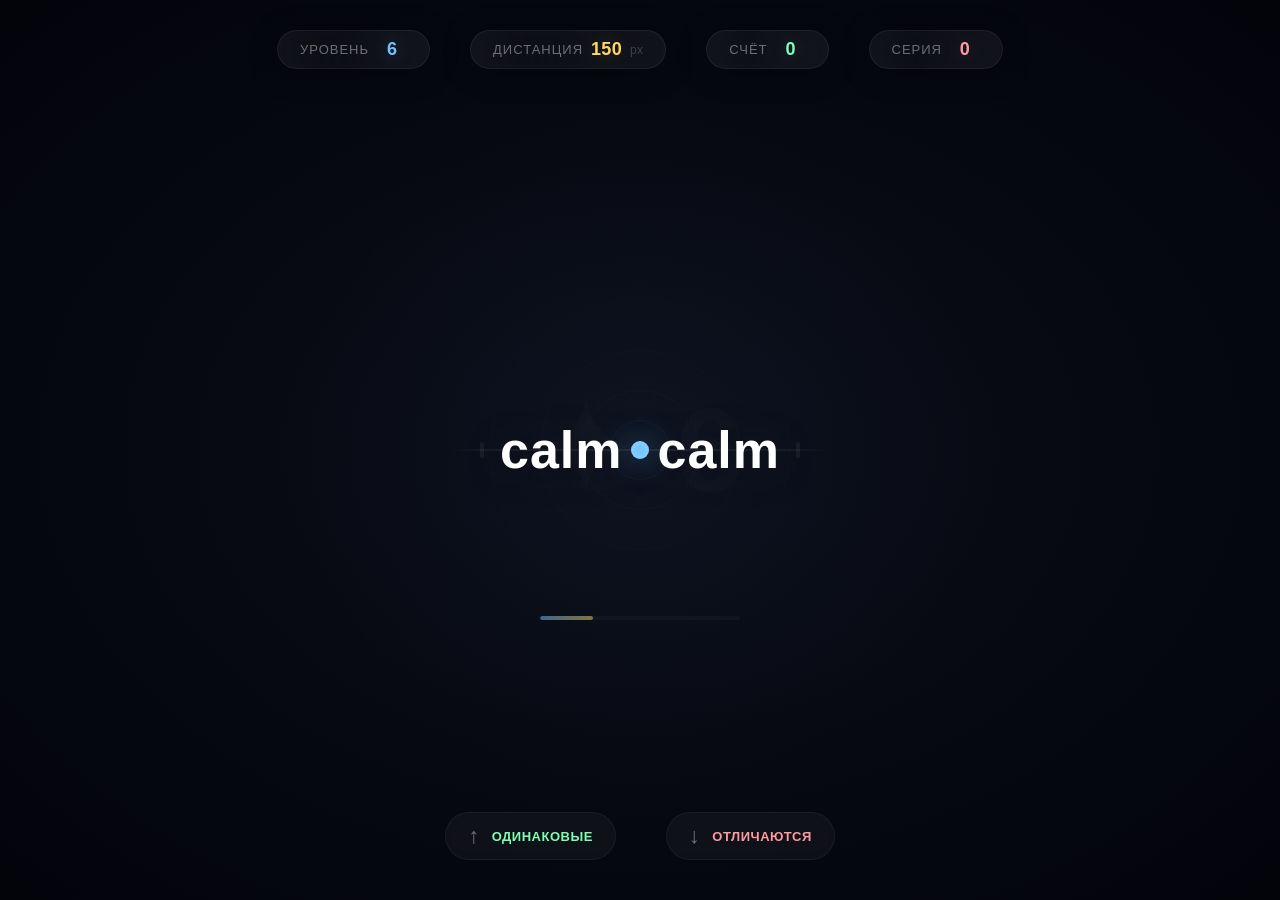
<file: скорочтение/wideview.html>
<!DOCTYPE html>
<html lang="ru">
<head>
    <meta charset="UTF-8" />
    <meta name="viewport" content="width=device-width, initial-scale=1.0" />
    <title>Поле зрения</title>
    <style>
        /* ─── Reset & base ─── */
        * {
            margin: 0;
            padding: 0;
            box-sizing: border-box;
            user-select: none;
        }

        body {
            min-height: 100vh;
            background: radial-gradient(ellipse at center, #0b0e1a 0%, #03040a 100%);
            display: flex;
            justify-content: center;
            align-items: center;
            font-family: 'Segoe UI', 'Helvetica Neue', Arial, sans-serif;
            overflow: hidden;
            margin: 0;
        }

        /* ─── Game container ─── */
        #game {
            position: relative;
            width: 100vw;
            height: 100vh;
            display: flex;
            flex-direction: column;
            align-items: center;
            justify-content: center;
        }

        /* ─── Header ─── */
        #header {
            position: absolute;
            top: 30px;
            left: 0;
            width: 100%;
            display: flex;
            justify-content: center;
            gap: 40px;
            padding: 0 20px;
            color: rgba(255, 255, 255, 0.7);
            font-size: 16px;
            font-weight: 500;
            letter-spacing: 0.3px;
            text-shadow: 0 0 20px rgba(0, 0, 0, 0.8);
            z-index: 10;
            flex-wrap: wrap;
        }

        #header .stat {
            background: rgba(255, 255, 255, 0.05);
            backdrop-filter: blur(6px);
            padding: 8px 22px;
            border-radius: 30px;
            border: 1px solid rgba(255, 255, 255, 0.06);
            box-shadow: 0 4px 30px rgba(0, 0, 0, 0.3);
            display: flex;
            align-items: center;
            gap: 8px;
        }

        #header .stat .label {
            color: rgba(255, 255, 255, 0.4);
            font-size: 13px;
            text-transform: uppercase;
            letter-spacing: 1px;
        }

        #header .stat .value {
            color: #fff;
            font-weight: 700;
            font-size: 18px;
            min-width: 30px;
            text-align: center;
            transition: all 0.2s;
        }

        #header .stat .value.level {
            color: #6fc3ff;
            text-shadow: 0 0 20px rgba(111, 195, 255, 0.3);
        }

        #header .stat .value.dist {
            color: #ffd866;
            text-shadow: 0 0 20px rgba(255, 216, 102, 0.2);
        }

        #header .stat .value.score {
            color: #7dffb3;
            text-shadow: 0 0 20px rgba(125, 255, 179, 0.2);
        }

        #header .stat .value.streak {
            color: #ff9a9e;
            text-shadow: 0 0 20px rgba(255, 154, 158, 0.2);
        }

        /* ─── Game area ─── */
        #game-area {
            position: relative;
            width: 100%;
            height: 60%;
            min-height: 300px;
            display: flex;
            justify-content: center;
            align-items: center;
        }

        /* ─── Center dot ─── */
        #center-dot {
            position: absolute;
            left: 50%;
            top: 50%;
            width: 18px;
            height: 18px;
            background: #6fc3ff;
            border-radius: 50%;
            transform: translate(-50%, -50%);
            box-shadow:
                0 0 30px rgba(111, 195, 255, 0.6),
                0 0 60px rgba(111, 195, 255, 0.2),
                inset 0 0 10px rgba(255, 255, 255, 0.3);
            z-index: 5;
            transition: box-shadow 0.3s;
            animation: pulse-dot 2s ease-in-out infinite;
        }

        @keyframes pulse-dot {
            0%,
            100% {
                transform: translate(-50%, -50%) scale(1);
                box-shadow: 0 0 30px rgba(111, 195, 255, 0.6), 0 0 60px rgba(111, 195, 255, 0.2);
            }
            50% {
                transform: translate(-50%, -50%) scale(1.15);
                box-shadow: 0 0 50px rgba(111, 195, 255, 0.8), 0 0 100px rgba(111, 195, 255, 0.3);
            }
        }

        /* ─── Crosshair rings ─── */
        #crosshair {
            position: absolute;
            left: 50%;
            top: 50%;
            transform: translate(-50%, -50%);
            pointer-events: none;
            z-index: 1;
        }

        #crosshair .ring {
            position: absolute;
            left: 50%;
            top: 50%;
            border: 1px solid rgba(255, 255, 255, 0.04);
            border-radius: 50%;
            transform: translate(-50%, -50%);
            pointer-events: none;
            transition: all 0.6s cubic-bezier(0.34, 1.56, 0.64, 1);
        }

        /* ─── Words (теперь без цветовых подсказок) ─── */
        .word {
            position: absolute;
            top: 50%;
            font-size: 52px;
            font-weight: 700;
            color: #ffffff; /* все буквы одного цвета */
            text-shadow:
                0 0 40px rgba(255, 255, 255, 0.08),
                0 4px 30px rgba(0, 0, 0, 0.5);
            transform: translate(-50%, -50%);
            transition: left 0.6s cubic-bezier(0.34, 1.56, 0.64, 1),
                opacity 0.3s ease;
            z-index: 4;
            letter-spacing: 1px;
            white-space: nowrap;
            will-change: left;
            padding: 0 10px;
        }

        .word.left {
            left: calc(50% - var(--dist));
            text-align: right;
            transform: translate(0%, -50%);
        }

        .word.right {
            left: calc(50% + var(--dist));
            text-align: left;
            transform: translate(-100%, -50%);
        }

        /* ─── Distance line ─── */
        #distance-line {
            position: absolute;
            top: 50%;
            left: 50%;
            height: 2px;
            background: linear-gradient(to right,
                    transparent,
                    rgba(255, 255, 255, 0.05) 10%,
                    rgba(255, 255, 255, 0.08) 50%,
                    rgba(255, 255, 255, 0.05) 90%,
                    transparent);
            transform: translate(-50%, -50%);
            pointer-events: none;
            z-index: 0;
            transition: width 0.6s cubic-bezier(0.34, 1.56, 0.64, 1);
            width: calc(var(--dist) * 2 + 80px);
            min-width: 100px;
            border-radius: 2px;
        }

        #distance-line::before,
        #distance-line::after {
            content: '';
            position: absolute;
            top: 50%;
            width: 4px;
            height: 16px;
            background: rgba(255, 255, 255, 0.06);
            border-radius: 2px;
            transform: translateY(-50%);
        }

        #distance-line::before {
            left: 30px;
        }
        #distance-line::after {
            right: 30px;
        }

        /* ─── Feedback overlay ─── */
        #feedback {
            position: absolute;
            top: 50%;
            left: 50%;
            transform: translate(-50%, -50%) scale(0.8);
            font-size: 72px;
            font-weight: 800;
            pointer-events: none;
            z-index: 20;
            opacity: 0;
            transition: all 0.25s cubic-bezier(0.34, 1.56, 0.64, 1);
            text-shadow: 0 0 80px rgba(0, 0, 0, 0.6);
        }

        #feedback.show {
            opacity: 1;
            transform: translate(-50%, -50%) scale(1);
        }

        #feedback.correct {
            color: #7dffb3;
        }

        #feedback.wrong {
            color: #ff6b6b;
        }

        /* ─── Instructions ─── */
        #instructions {
            position: absolute;
            bottom: 40px;
            left: 0;
            width: 100%;
            display: flex;
            justify-content: center;
            gap: 50px;
            color: rgba(255, 255, 255, 0.3);
            font-size: 14px;
            font-weight: 500;
            letter-spacing: 0.5px;
            text-transform: uppercase;
            z-index: 10;
            padding: 0 20px;
        }

        #instructions .key {
            display: inline-flex;
            align-items: center;
            gap: 12px;
            background: rgba(255, 255, 255, 0.04);
            padding: 10px 22px;
            border-radius: 30px;
            border: 1px solid rgba(255, 255, 255, 0.05);
            backdrop-filter: blur(4px);
            transition: all 0.2s;
        }

        #instructions .key .arrow {
            font-size: 22px;
            color: rgba(255, 255, 255, 0.4);
        }

        #instructions .key .action {
            color: rgba(255, 255, 255, 0.5);
            font-size: 13px;
            font-weight: 600;
        }

        #instructions .key .action.same {
            color: #7dffb3;
        }

        #instructions .key .action.diff {
            color: #ff9a9e;
        }

        /* ─── Responsive ─── */
        @media (max-width: 768px) {
            .word {
                font-size: 32px;
            }

            #header {
                gap: 16px;
                top: 16px;
            }

            #header .stat {
                padding: 4px 14px;
                font-size: 13px;
            }

            #header .stat .value {
                font-size: 15px;
                min-width: 20px;
            }

            #instructions {
                bottom: 20px;
                gap: 20px;
                font-size: 12px;
            }

            #instructions .key {
                padding: 6px 14px;
            }

            #instructions .key .arrow {
                font-size: 18px;
            }

            #feedback {
                font-size: 48px;
            }

            #center-dot {
                width: 14px;
                height: 14px;
            }
        }

        @media (max-width: 480px) {
            .word {
                font-size: 24px;
            }

            #header .stat .label {
                font-size: 10px;
            }

            #header .stat .value {
                font-size: 13px;
            }

            #instructions .key .action {
                font-size: 10px;
            }
        }

        /* ─── Flash animation for correct/incorrect ─── */
        #game.flash-correct {
            animation: flash-green 0.3s ease;
        }

        #game.flash-wrong {
            animation: flash-red 0.3s ease;
        }

        @keyframes flash-green {
            0% {
                background: radial-gradient(ellipse at center, rgba(125, 255, 179, 0.12) 0%, transparent 70%);
            }
            100% {
                background: radial-gradient(ellipse at center, transparent 0%, transparent 100%);
            }
        }

        @keyframes flash-red {
            0% {
                background: radial-gradient(ellipse at center, rgba(255, 107, 107, 0.15) 0%, transparent 70%);
            }
            100% {
                background: radial-gradient(ellipse at center, transparent 0%, transparent 100%);
            }
        }

        /* ─── Progress bar ─── */
        #progress-container {
            position: absolute;
            bottom: 100px;
            left: 50%;
            transform: translateX(-50%);
            width: 200px;
            height: 4px;
            background: rgba(255, 255, 255, 0.06);
            border-radius: 4px;
            overflow: hidden;
            z-index: 3;
            opacity: 0.5;
            transition: opacity 0.3s;
        }

        #progress-container:hover {
            opacity: 1;
        }

        #progress-bar {
            height: 100%;
            width: 50%;
            background: linear-gradient(to right, #6fc3ff, #ffd866);
            border-radius: 4px;
            transition: width 0.6s cubic-bezier(0.34, 1.56, 0.64, 1);
        }

        /* ─── Extra: subtle particle glow ─── */
        #glow-bg {
            position: absolute;
            left: 50%;
            top: 50%;
            transform: translate(-50%, -50%);
            width: 80vmin;
            height: 80vmin;
            background: radial-gradient(circle at center, rgba(111, 195, 255, 0.03) 0%, transparent 70%);
            border-radius: 50%;
            pointer-events: none;
            z-index: 0;
            transition: all 0.8s ease;
        }

        /* ─── Level badge ─── */
        #level-badge {
            position: absolute;
            top: 50%;
            left: 50%;
            transform: translate(-50%, -50%);
            font-size: 120px;
            font-weight: 900;
            color: rgba(255, 255, 255, 0.015);
            pointer-events: none;
            z-index: 0;
            letter-spacing: 4px;
            white-space: nowrap;
            transition: all 0.8s ease;
        }

        @media (max-width: 768px) {
            #level-badge {
                font-size: 60px;
            }
            #progress-container {
                bottom: 70px;
                width: 140px;
            }
        }
    </style>
</head>
<body>

    <div id="game">
        <!-- Background glow -->
        <div id="glow-bg"></div>

        <!-- Level badge (subtle background) -->
        <div id="level-badge">✦</div>

        <!-- Header -->
        <div id="header">
            <div class="stat">
                <span class="label">Уровень</span>
                <span class="value level" id="levelDisplay">1</span>
            </div>
            <div class="stat">
                <span class="label">Дистанция</span>
                <span class="value dist" id="distDisplay">150</span>
                <span style="font-size:12px;color:rgba(255,255,255,0.2);">px</span>
            </div>
            <div class="stat">
                <span class="label">Счёт</span>
                <span class="value score" id="scoreDisplay">0</span>
            </div>
            <div class="stat">
                <span class="label">Серия</span>
                <span class="value streak" id="streakDisplay">0</span>
            </div>
        </div>

        <!-- Game area -->
        <div id="game-area">
            <!-- Distance line -->
            <div id="distance-line" style="--dist:150px;"></div>

            <!-- Crosshair rings -->
            <div id="crosshair">
                <div class="ring" style="width:60px;height:60px;border-color:rgba(255,255,255,0.03);"></div>
                <div class="ring" style="width:120px;height:120px;border-color:rgba(255,255,255,0.02);"></div>
                <div class="ring" style="width:200px;height:200px;border-color:rgba(255,255,255,0.015);"></div>
                <div class="ring" style="width:300px;height:300px;border-color:rgba(255,255,255,0.01);"></div>
            </div>

            <!-- Words (без цветовых подсказок) -->
            <div id="left-word" class="word left" style="--dist:150px;"></div>
            <div id="right-word" class="word right" style="--dist:150px;"></div>

            <!-- Center dot -->
            <div id="center-dot"></div>

            <!-- Feedback -->
            <div id="feedback"></div>

            <!-- Progress -->
            <div id="progress-container">
                <div id="progress-bar" style="width:50%;"></div>
            </div>
        </div>

        <!-- Instructions -->
        <div id="instructions">
            <div class="key">
                <span class="arrow">↑</span>
                <span class="action same">Одинаковые</span>
            </div>
            <div class="key">
                <span class="arrow">↓</span>
                <span class="action diff">Отличаются</span>
            </div>
        </div>
    </div>

    <script>
        // ━━━━━━━━━━━━━━━━━━━━━━━━━━━━━━━━━━━━━━━━━━━━━━━━━━━━━━━━━━━━━━━━━
        //  WORD LIST
        // ━━━━━━━━━━━━━━━━━━━━━━━━━━━━━━━━━━━━━━━━━━━━━━━━━━━━━━━━━━━━━━━━━
        const WORD_POOL = [
            'apple', 'happy', 'smile', 'heart', 'light', 'dream', 'peace', 'brave',
            'clear', 'sweet', 'green', 'brown', 'stone', 'water', 'fire', 'cloud',
            'storm', 'night', 'star', 'moon', 'bird', 'tree', 'flower', 'river',
            'ocean', 'forest', 'garden', 'winter', 'summer', 'spring', 'autumn',
            'golden', 'silver', 'crystal', 'diamond', 'emerald', 'ruby', 'pearl',
            'amber', 'jade', 'coral', 'ivory', 'ebony', 'rose', 'lily', 'daisy',
            'tulip', 'maple', 'pine', 'oak', 'willow', 'ash', 'raven', 'eagle',
            'hawk', 'dove', 'swan', 'owl', 'falcon', 'sparrow', 'robin', 'wren',
            'gentle', 'robust', 'sunny', 'rainy', 'snowy', 'windy', 'calm', 'stormy',
            'warm', 'cool', 'hot', 'cold', 'bright', 'shiny', 'glow', 'sparkle',
            'twinkle', 'shine', 'glitter', 'glisten', 'radiant', 'luminous', 'vivid',
            'crisp', 'fresh', 'mellow', 'silky', 'velvet', 'satin', 'glossy', 'matte'
        ];

        // ━━━━━━━━━━━━━━━━━━━━━━━━━━━━━━━━━━━━━━━━━━━━━━━━━━━━━━━━━━━━━━━━━
        //  GAME STATE
        // ━━━━━━━━━━━━━━━━━━━━━━━━━━━━━━━━━━━━━━━━━━━━━━━━━━━━━━━━━━━━━━━━━
        const state = {
            distance: 150, // px from center to each word
            minDist: 30,
            maxDist: 480,
            step: 12, // change per correct/wrong

            score: 0,
            streak: 0,
            maxStreak: 0,

            level: 1,

            // current pair
            leftWord: '',
            rightWord: '',
            isSame: true, // true = identical, false = differ by one letter
            diffIndex: -1, // which letter is different (if !isSame)

            // feedback
            isWaiting: false,
            timer: null,

            totalRounds: 0,
            correctRounds: 0,
        };

        // ━━━━━━━━━━━━━━━━━━━━━━━━━━━━━━━━━━━━━━━━━━━━━━━━━━━━━━━━━━━━━━━━━
        //  DOM REFS
        // ━━━━━━━━━━━━━━━━━━━━━━━━━━━━━━━━━━━━━━━━━━━━━━━━━━━━━━━━━━━━━━━━━
        const leftEl = document.getElementById('left-word');
        const rightEl = document.getElementById('right-word');
        const levelDisplay = document.getElementById('levelDisplay');
        const distDisplay = document.getElementById('distDisplay');
        const scoreDisplay = document.getElementById('scoreDisplay');
        const streakDisplay = document.getElementById('streakDisplay');
        const feedbackEl = document.getElementById('feedback');
        const gameEl = document.getElementById('game');
        const progressBar = document.getElementById('progress-bar');
        const distLine = document.getElementById('distance-line');
        const levelBadge = document.getElementById('level-badge');

        // ━━━━━━━━━━━━━━━━━━━━━━━━━━━━━━━━━━━━━━━━━━━━━━━━━━━━━━━━━━━━━━━━━
        //  HELPERS
        // ━━━━━━━━━━━━━━━━━━━━━━━━━━━━━━━━━━━━━━━━━━━━━━━━━━━━━━━━━━━━━━━━━
        function randomInt(min, max) {
            return Math.floor(Math.random() * (max - min + 1)) + min;
        }

        function pickRandom(arr) {
            return arr[Math.floor(Math.random() * arr.length)];
        }

        function clamp(v, min, max) {
            return Math.max(min, Math.min(max, v));
        }

        // ━━━━━━━━━━━━━━━━━━━━━━━━━━━━━━━━━━━━━━━━━━━━━━━━━━━━━━━━━━━━━━━━━
        //  WORD GENERATION
        // ━━━━━━━━━━━━━━━━━━━━━━━━━━━━━━━━━━━━━━━━━━━━━━━━━━━━━━━━━━━━━━━━━
        function generateWordPair() {
            const base = pickRandom(WORD_POOL);
            // 50% chance same / different
            const same = Math.random() < 0.5;

            if (same) {
                return {
                    left: base,
                    right: base,
                    isSame: true,
                    diffIndex: -1,
                };
            }

            // Different: change one letter
            const len = base.length;
            const pos = randomInt(0, len - 1);
            let newWord = base.split('');

            // pick a new letter different from the original
            let newChar;
            let attempts = 0;
            do {
                newChar = String.fromCharCode(randomInt(97, 122)); // a-z
                attempts++;
            } while ((newChar === base[pos] || newChar === newWord[pos]) && attempts < 30);

            newWord[pos] = newChar;
            const right = newWord.join('');

            // Make sure it's actually different
            if (right === base) {
                // fallback: change a different position
                const pos2 = (pos + 1) % len;
                let c2;
                let att2 = 0;
                do {
                    c2 = String.fromCharCode(randomInt(97, 122));
                    att2++;
                } while ((c2 === base[pos2] || c2 === newWord[pos2]) && att2 < 30);
                newWord[pos2] = c2;
                const right2 = newWord.join('');
                if (right2 !== base) {
                    return {
                        left: base,
                        right: right2,
                        isSame: false,
                        diffIndex: pos2,
                    };
                }
                // ultimate fallback: use a completely different word
                let alt = pickRandom(WORD_POOL);
                while (alt === base) alt = pickRandom(WORD_POOL);
                return {
                    left: base,
                    right: alt,
                    isSame: false,
                    diffIndex: 0,
                };
            }

            return {
                left: base,
                right: right,
                isSame: false,
                diffIndex: pos,
            };
        }

        // ━━━━━━━━━━━━━━━━━━━━━━━━━━━━━━━━━━━━━━━━━━━━━━━━━━━━━━━━━━━━━━━━━
        //  RENDER (без цветовых выделений)
        // ━━━━━━━━━━━━━━━━━━━━━━━━━━━━━━━━━━━━━━━━━━━━━━━━━━━━━━━━━━━━━━━━━
        function renderWords(pair) {
            const { left, right } = pair;

            // Просто выводим слова без обёрток и классов — все буквы одного цвета
            leftEl.textContent = left;
            rightEl.textContent = right;

            // Update CSS custom properties for distance
            const dist = state.distance;
            leftEl.style.setProperty('--dist', dist + 'px');
            rightEl.style.setProperty('--dist', dist + 'px');
            distLine.style.setProperty('--dist', dist + 'px');

            // Update progress bar
            const pct = ((dist - state.minDist) / (state.maxDist - state.minDist)) * 100;
            progressBar.style.width = clamp(pct, 0, 100) + '%';

            // Update level badge
            const lvl = getLevel(dist);
            levelBadge.textContent = `✦ ${lvl}`;
            levelBadge.style.fontSize = (window.innerWidth < 768) ? '60px' : '120px';
        }

        function getLevel(dist) {
            // level scales with distance: higher distance = higher level
            const range = state.maxDist - state.minDist;
            const normalized = (dist - state.minDist) / range; // 0..1
            return Math.max(1, Math.round(normalized * 20) + 1);
        }

        function updateUI() {
            const lvl = getLevel(state.distance);
            state.level = lvl;
            levelDisplay.textContent = lvl;
            distDisplay.textContent = Math.round(state.distance);
            scoreDisplay.textContent = state.score;
            streakDisplay.textContent = state.streak;

            // Update distance line width
            const lineWidth = state.distance * 2 + 80;
            distLine.style.width = Math.min(lineWidth, window.innerWidth - 40) + 'px';
        }

        // ━━━━━━━━━━━━━━━━━━━━━━━━━━━━━━━━━━━━━━━━━━━━━━━━━━━━━━━━━━━━━━━━━
        //  GAME LOGIC
        // ━━━━━━━━━━━━━━━━━━━━━━━━━━━━━━━━━━━━━━━━━━━━━━━━━━━━━━━━━━━━━━━━━
        let currentPair = null;

        function newRound() {
            const pair = generateWordPair();
            currentPair = pair;
            renderWords(pair);
            updateUI();
            state.isWaiting = false;
            feedbackEl.classList.remove('show', 'correct', 'wrong');
            gameEl.classList.remove('flash-correct', 'flash-wrong');
        }

        function handleAnswer(userSaysSame) {
            if (state.isWaiting || !currentPair) return;
            state.isWaiting = true;

            const correct = (userSaysSame === currentPair.isSame);
            state.totalRounds++;

            if (correct) {
                state.correctRounds++;
                state.score++;
                state.streak++;
                if (state.streak > state.maxStreak) state.maxStreak = state.streak;

                // Increase distance
                state.distance = clamp(state.distance + state.step, state.minDist, state.maxDist);

                // Feedback
                showFeedback(true);
                gameEl.classList.add('flash-correct');
                setTimeout(() => gameEl.classList.remove('flash-correct'), 400);

            } else {
                state.streak = 0;

                // Decrease distance
                state.distance = clamp(state.distance - state.step, state.minDist, state.maxDist);

                showFeedback(false);
                gameEl.classList.add('flash-wrong');
                setTimeout(() => gameEl.classList.remove('flash-wrong'), 400);
            }

            // Update UI immediately
            updateUI();

            // Schedule next round
            if (state.timer) clearTimeout(state.timer);
            state.timer = setTimeout(() => {
                newRound();
                state.timer = null;
            }, correct ? 500 : 700);
        }

        function showFeedback(correct) {
            feedbackEl.textContent = correct ? '✓' : '✗';
            feedbackEl.className = 'show ' + (correct ? 'correct' : 'wrong');
            // reset animation
            feedbackEl.style.animation = 'none';
            requestAnimationFrame(() => {
                feedbackEl.style.animation = '';
            });
        }

        // ━━━━━━━━━━━━━━━━━━━━━━━━━━━━━━━━━━━━━━━━━━━━━━━━━━━━━━━━━━━━━━━━━
        //  KEYBOARD
        // ━━━━━━━━━━━━━━━━━━━━━━━━━━━━━━━━━━━━━━━━━━━━━━━━━━━━━━━━━━━━━━━━━
        document.addEventListener('keydown', (e) => {
            if (e.key === 'ArrowUp') {
                e.preventDefault();
                handleAnswer(true);
            } else if (e.key === 'ArrowDown') {
                e.preventDefault();
                handleAnswer(false);
            } else if (e.key === 'r' || e.key === 'R') {
                // Reset (secret)
                resetGame();
            }
        });

        // ━━━━━━━━━━━━━━━━━━━━━━━━━━━━━━━━━━━━━━━━━━━━━━━━━━━━━━━━━━━━━━━━━
        //  MOBILE TOUCH / CLICK (optional support)
        // ━━━━━━━━━━━━━━━━━━━━━━━━━━━━━━━━━━━━━━━━━━━━━━━━━━━━━━━━━━━━━━━━━
        // Click on left side = same, right side = different
        document.addEventListener('click', (e) => {
            const x = e.clientX;
            const w = window.innerWidth;
            if (x < w * 0.35) {
                handleAnswer(true);
            } else if (x > w * 0.65) {
                handleAnswer(false);
            }
        });

        // ━━━━━━━━━━━━━━━━━━━━━━━━━━━━━━━━━━━━━━━━━━━━━━━━━━━━━━━━━━━━━━━━━
        //  RESET
        // ━━━━━━━━━━━━━━━━━━━━━━━━━━━━━━━━━━━━━━━━━━━━━━━━━━━━━━━━━━━━━━━━━
        function resetGame() {
            if (state.timer) {
                clearTimeout(state.timer);
                state.timer = null;
            }
            state.distance = 150;
            state.score = 0;
            state.streak = 0;
            state.maxStreak = 0;
            state.totalRounds = 0;
            state.correctRounds = 0;
            state.isWaiting = false;
            feedbackEl.classList.remove('show', 'correct', 'wrong');
            gameEl.classList.remove('flash-correct', 'flash-wrong');
            newRound();
            updateUI();
        }

        // ━━━━━━━━━━━━━━━━━━━━━━━━━━━━━━━━━━━━━━━━━━━━━━━━━━━━━━━━━━━━━━━━━
        //  WINDOW RESIZE
        // ━━━━━━━━━━━━━━━━━━━━━━━━━━━━━━━━━━━━━━━━━━━━━━━━━━━━━━━━━━━━━━━━━
        let resizeTimeout;
        window.addEventListener('resize', () => {
            clearTimeout(resizeTimeout);
            resizeTimeout = setTimeout(() => {
                // update line width
                const lineWidth = state.distance * 2 + 80;
                distLine.style.width = Math.min(lineWidth, window.innerWidth - 40) + 'px';
                // update level badge font
                const lvl = getLevel(state.distance);
                levelBadge.textContent = `✦ ${lvl}`;
                levelBadge.style.fontSize = (window.innerWidth < 768) ? '60px' : '120px';
            }, 100);
        });

        // ━━━━━━━━━━━━━━━━━━━━━━━━━━━━━━━━━━━━━━━━━━━━━━━━━━━━━━━━━━━━━━━━━
        //  INIT
        // ━━━━━━━━━━━━━━━━━━━━━━━━━━━━━━━━━━━━━━━━━━━━━━━━━━━━━━━━━━━━━━━━━
        // Set initial distance line width
        const initLineWidth = state.distance * 2 + 80;
        distLine.style.width = Math.min(initLineWidth, window.innerWidth - 40) + 'px';

        newRound();

        // ━━━━━━━━━━━━━━━━━━━━━━━━━━━━━━━━━━━━━━━━━━━━━━━━━━━━━━━━━━━━━━━━━
        //  PREVENT SCROLLING WITH ARROWS
        // ━━━━━━━━━━━━━━━━━━━━━━━━━━━━━━━━━━━━━━━━━━━━━━━━━━━━━━━━━━━━━━━━━
        window.addEventListener('keydown', (e) => {
            if (e.key === 'ArrowUp' || e.key === 'ArrowDown') {
                e.preventDefault();
            }
        }, { passive: false });

        // ━━━━━━━━━━━━━━━━━━━━━━━━━━━━━━━━━━━━━━━━━━━━━━━━━━━━━━━━━━━━━━━━━
        //  TOUCH SUPPORT for mobile (tap left/right)
        // ━━━━━━━━━━━━━━━━━━━━━━━━━━━━━━━━━━━━━━━━━━━━━━━━━━━━━━━━━━━━━━━━━
        let touchStartX = 0;
        document.addEventListener('touchstart', (e) => {
            touchStartX = e.touches[0].clientX;
        }, { passive: true });

        document.addEventListener('touchend', (e) => {
            const x = touchStartX;
            const w = window.innerWidth;
            if (x < w * 0.35) {
                handleAnswer(true);
            } else if (x > w * 0.65) {
                handleAnswer(false);
            }
        }, { passive: true });

        console.log('✅ Готово! Нажми ↑ (одинаковые) или ↓ (отличаются) — без цветовых подсказок!');
    </script>

</body>
</html>
</file>
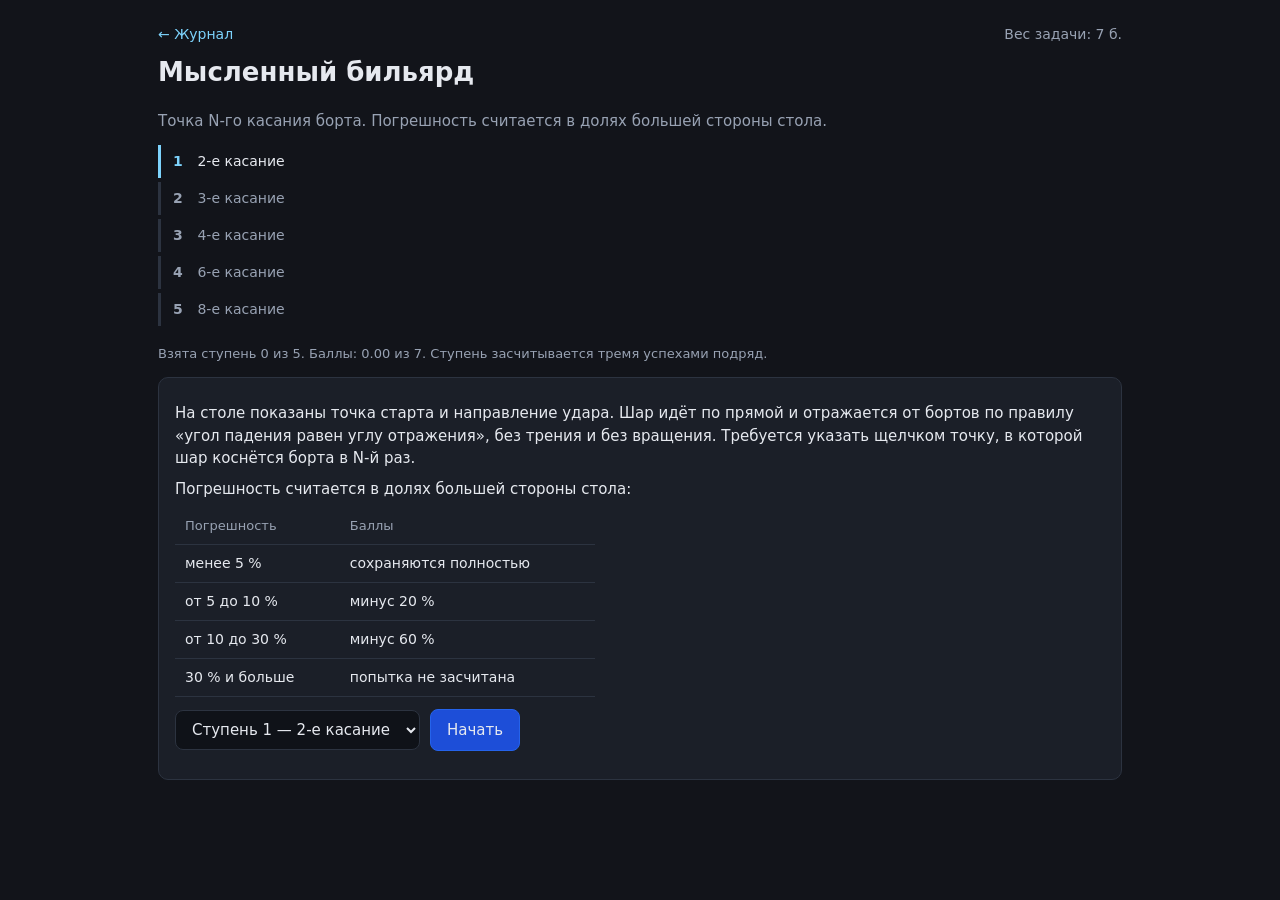
<file: imagination_test/tasks/billiard.html>
<!doctype html>
<html lang="ru">
<head>
<meta charset="utf-8">
<meta name="viewport" content="width=device-width,initial-scale=1">
<title>Мысленный бильярд</title>
<link rel="stylesheet" href="../assets/style.css">
</head>
<body>
<div class="wrap">
  <div id="hd"></div>
  <div id="warn"></div>

  <div class="panel" id="start">
    <p>На столе показаны точка старта и направление удара. Шар идёт по прямой и отражается от бортов по правилу «угол падения равен углу отражения», без трения и без вращения. Требуется указать щелчком точку, в которой шар коснётся борта в N-й раз.</p>
    <p>Погрешность считается в долях большей стороны стола:</p>
    <table class="tbl" style="max-width:420px">
      <tr><th>Погрешность</th><th>Баллы</th></tr>
      <tr><td>менее 5 %</td><td>сохраняются полностью</td></tr>
      <tr><td>от 5 до 10 %</td><td>минус 20 %</td></tr>
      <tr><td>от 10 до 30 %</td><td>минус 60 %</td></tr>
      <tr><td>30 % и больше</td><td>попытка не засчитана</td></tr>
    </table>
    <div class="row"><span id="sel"></span><button class="primary" id="go">Начать</button></div>
  </div>

  <div id="stage"></div>
</div>

<script src="../assets/core.js"></script>
<script>
IT.ready(function () {
var ID = 'billiard', HITS = [2, 3, 4, 6, 8];
document.getElementById('hd').innerHTML = IT.header(ID);
document.getElementById('warn').innerHTML = IT.warnBox();
document.getElementById('sel').innerHTML = IT.rungSelect(ID, 'rung');

var W = 1, H = 0.62, rung, N, start, dir, hits;
var PAD = 40, SC = 620;

function trace(p, d, n) {
  var res = [], cur = [p[0], p[1]], dd = [d[0], d[1]];
  for (var i = 0; i < n; i++) {
    var t = Infinity, vert = false;
    if (dd[0] > 1e-9) { var a = (W - cur[0]) / dd[0]; if (a > 1e-9 && a < t) { t = a; vert = true; } }
    if (dd[0] < -1e-9) { var b = (0 - cur[0]) / dd[0]; if (b > 1e-9 && b < t) { t = b; vert = true; } }
    if (dd[1] > 1e-9) { var c = (H - cur[1]) / dd[1]; if (c > 1e-9 && c < t) { t = c; vert = false; } }
    if (dd[1] < -1e-9) { var e = (0 - cur[1]) / dd[1]; if (e > 1e-9 && e < t) { t = e; vert = false; } }
    if (!isFinite(t)) return null;
    cur = [cur[0] + dd[0] * t, cur[1] + dd[1] * t];
    cur[0] = Math.min(W, Math.max(0, cur[0]));
    cur[1] = Math.min(H, Math.max(0, cur[1]));
    res.push([cur[0], cur[1]]);
    if (vert) dd = [-dd[0], dd[1]]; else dd = [dd[0], -dd[1]];
  }
  return res;
}

function nearCorner(p) {
  var m = Math.max(W, H) * 0.05;
  return (Math.min(p[0], W - p[0]) < m && Math.min(p[1], H - p[1]) < m);
}

document.getElementById('go').onclick = function () {
  rung = parseInt(document.getElementById('rung').value, 10);
  N = HITS[rung - 1];
  H = 0.5 + Math.random() * 0.35;
  var tries = 0;
  do {
    start = [0.1 + Math.random() * 0.8, 0];
    var ang = (25 + Math.random() * 130) * Math.PI / 180;
    dir = [Math.cos(ang), Math.sin(ang)];
    hits = trace(start, dir, N);
    tries++;
  } while ((!hits || hits.some(nearCorner)) && tries < 300);
  document.getElementById('start').style.display = 'none';
  ask();
};

function px(p) { return [PAD + p[0] * SC, PAD + (H - p[1]) * SC]; }

function drawTable(cv, path, answer) {
  var ctx = cv.getContext('2d');
  ctx.clearRect(0, 0, cv.width, cv.height);
  var a = px([0, H]), b = px([W, 0]);
  ctx.strokeStyle = '#5d6b80'; ctx.lineWidth = 2;
  ctx.strokeRect(a[0], a[1], b[0] - a[0], b[1] - a[1]);
  /* старт и направление */
  var s = px(start), tip = px([start[0] + dir[0] * 0.18, start[1] + dir[1] * 0.18]);
  ctx.strokeStyle = '#fbbf24'; ctx.lineWidth = 3;
  ctx.beginPath(); ctx.moveTo(s[0], s[1]); ctx.lineTo(tip[0], tip[1]); ctx.stroke();
  ctx.fillStyle = '#fbbf24';
  ctx.beginPath(); ctx.arc(s[0], s[1], 6, 0, 6.3); ctx.fill();
  if (path) {
    ctx.strokeStyle = '#7dd3fc'; ctx.lineWidth = 1.6;
    ctx.beginPath(); ctx.moveTo(s[0], s[1]);
    path.forEach(function (p) { var q = px(p); ctx.lineTo(q[0], q[1]); });
    ctx.stroke();
    var last = px(path[path.length - 1]);
    ctx.fillStyle = '#4ade80';
    ctx.beginPath(); ctx.arc(last[0], last[1], 7, 0, 6.3); ctx.fill();
    ctx.font = '13px sans-serif'; ctx.fillText('верно', last[0] + 10, last[1] - 8);
  }
  if (answer) {
    var q2 = px(answer);
    ctx.fillStyle = '#f87171';
    ctx.beginPath(); ctx.arc(q2[0], q2[1], 7, 0, 6.3); ctx.fill();
    ctx.font = '13px sans-serif'; ctx.fillText('ваш ответ', q2[0] + 10, q2[1] + 16);
  }
}

function snap(p) {
  var cand = [[p[0], 0], [p[0], H], [0, p[1]], [W, p[1]]];
  var best = null, bd = 1e9;
  cand.forEach(function (c) {
    c = [Math.min(W, Math.max(0, c[0])), Math.min(H, Math.max(0, c[1]))];
    var d = Math.hypot(c[0] - p[0], c[1] - p[1]);
    if (d < bd) { bd = d; best = c; }
  });
  return best;
}

function ask() {
  var angDeg = Math.round(Math.atan2(dir[1], dir[0]) * 180 / Math.PI);
  document.getElementById('stage').innerHTML =
    '<div class="panel"><p class="q">Стол ' + W.toFixed(2) + ' × ' + H.toFixed(2) + '. Шар выходит из жёлтой точки под углом ' + angDeg + '° к нижнему борту. Щёлкните точку <b>' + N + '-го касания борта</b>.</p>' +
    '<canvas id="cv" width="' + (SC + 2 * PAD) + '" height="' + (H * SC + 2 * PAD) + '"></canvas>' +
    '<p class="hint">Щелчок автоматически притягивается к ближайшему борту.</p></div>';
  var cv = document.getElementById('cv');
  drawTable(cv, null, null);
  cv.onclick = function (e) {
    var r = cv.getBoundingClientRect();
    var x = (e.clientX - r.left - PAD) / SC, y = H - (e.clientY - r.top - PAD) / SC;
    grade(snap([x, y]));
  };
}

function grade(ans) {
  var real = hits[hits.length - 1];
  var err = Math.hypot(ans[0] - real[0], ans[1] - real[1]) / Math.max(W, H) * 100;
  var factor = err < 5 ? 1 : err < 10 ? 0.8 : err < 30 ? 0.4 : 0;
  var ok = factor > 0;
  var d = 'Погрешность ' + err.toFixed(1) + ' % большей стороны стола.' +
          (ok ? ' Множитель ' + factor + '.' : ' Больше 30 % — попытка не засчитана.');
  var h = IT.report(ID, rung, ok, factor, d);
  h += '<div class="panel"><h3>Истинный путь</h3><canvas id="cv2" width="' + (SC + 2 * PAD) + '" height="' + (H * SC + 2 * PAD) + '"></canvas></div>';
  document.getElementById('stage').innerHTML = h;
  drawTable(document.getElementById('cv2'), hits, ans);
}
});
</script>
</body>
</html>
</file>
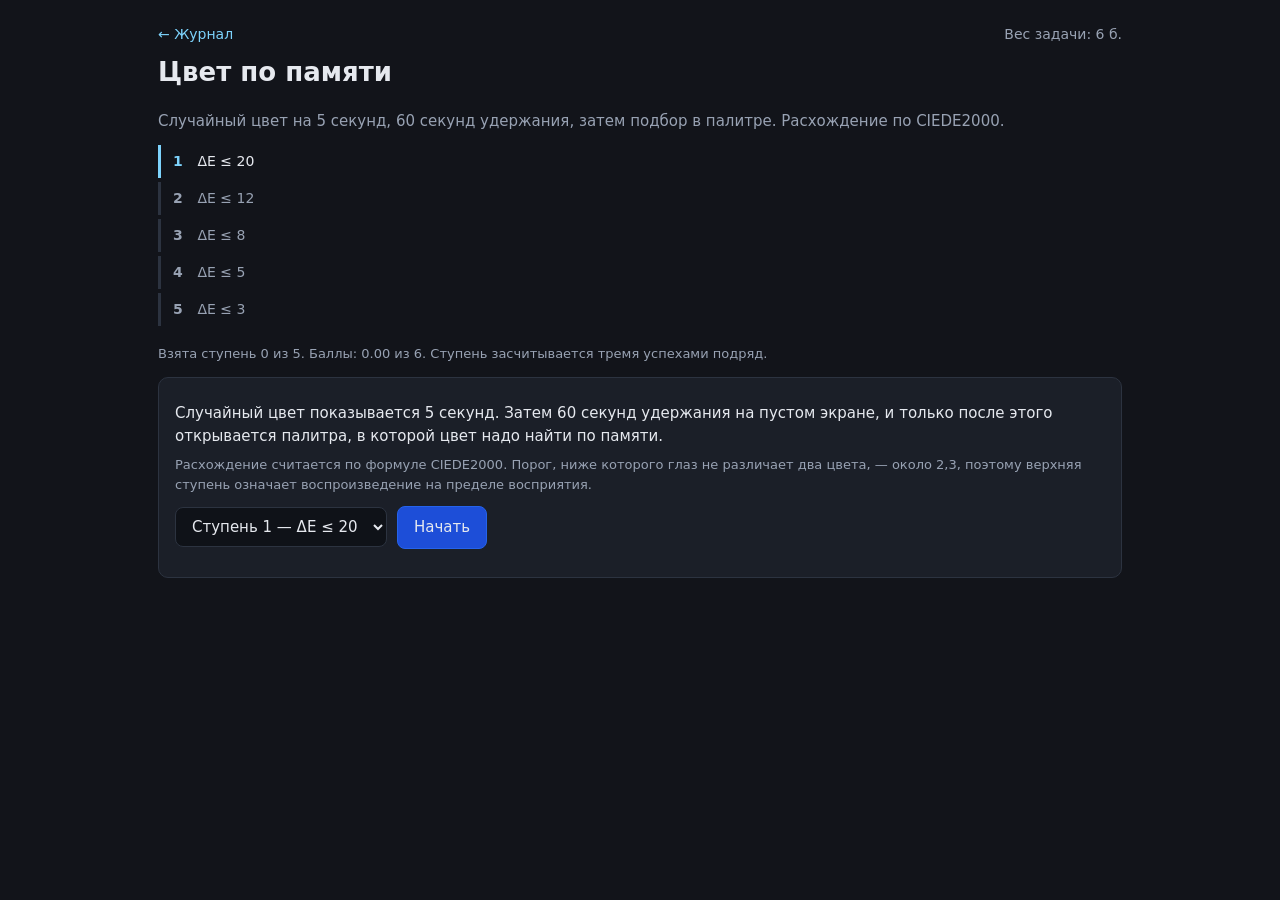
<file: imagination_test/tasks/color.html>
<!doctype html>
<html lang="ru">
<head>
<meta charset="utf-8">
<meta name="viewport" content="width=device-width,initial-scale=1">
<title>Цвет по памяти</title>
<link rel="stylesheet" href="../assets/style.css">
</head>
<body>
<div class="wrap">
  <div id="hd"></div>
  <div id="warn"></div>

  <div class="panel" id="start">
    <p>Случайный цвет показывается 5 секунд. Затем 60 секунд удержания на пустом экране, и только после этого открывается палитра, в которой цвет надо найти по памяти.</p>
    <p class="hint">Расхождение считается по формуле CIEDE2000. Порог, ниже которого глаз не различает два цвета, — около 2,3, поэтому верхняя ступень означает воспроизведение на пределе восприятия.</p>
    <div class="row"><span id="sel"></span><button class="primary" id="go">Начать</button></div>
  </div>

  <div id="stage"></div>
</div>

<script src="../assets/core.js"></script>
<script>
IT.ready(function () {
var ID = 'color', TH = [20, 12, 8, 5, 3];
document.getElementById('hd').innerHTML = IT.header(ID);
document.getElementById('warn').innerHTML = IT.warnBox();
document.getElementById('sel').innerHTML = IT.rungSelect(ID, 'rung');

var rung, target, pick = { h: 180, s: 50, l: 50 };

document.getElementById('go').onclick = function () {
  rung = parseInt(document.getElementById('rung').value, 10);
  var h = IT.rnd(360), s = 45 + IT.rnd(51), l = 30 + IT.rnd(41);
  target = IT.hsl2rgb(h, s, l);
  pick = { h: IT.rnd(360), s: 50, l: 50 };
  document.getElementById('start').style.display = 'none';
  document.getElementById('stage').innerHTML =
    '<div class="panel"><div class="timer" id="tm"></div>' +
    '<div style="height:260px;border-radius:10px;background:' + IT.hex(target) + '"></div></div>';
  IT.countdown(document.getElementById('tm'), 5, hold);
};

function hold() {
  document.getElementById('stage').innerHTML =
    '<div class="panel"><p class="q">Удерживайте цвет. Не смотрите на другие цветные поверхности.</p><div class="timer" id="tm2"></div></div>';
  IT.countdown(document.getElementById('tm2'), 60, picker);
}

function picker() {
  document.getElementById('stage').innerHTML =
    '<div class="panel"><p class="q">Найдите цвет в палитре.</p>' +
    '<div class="flex"><div><canvas id="sq" width="300" height="300"></canvas><br><canvas id="hue" width="300" height="26"></canvas></div>' +
    '<div><div id="prev" style="width:180px;height:180px;border-radius:10px;border:1px solid #2c3340"></div>' +
    '<p class="hint" id="val"></p>' +
    '<button class="primary" id="ok">Это он</button></div></div>' +
    '<p class="hint">Верхний квадрат — насыщенность по горизонтали, светлота по вертикали. Нижняя полоса — тон.</p></div>';

  var sq = document.getElementById('sq'), hu = document.getElementById('hue');
  function drawHue() {
    var c = hu.getContext('2d');
    for (var x = 0; x < 300; x++) { c.fillStyle = IT.hex(IT.hsl2rgb(x / 300 * 360, 100, 50)); c.fillRect(x, 0, 1, 26); }
  }
  function drawSq() {
    var c = sq.getContext('2d');
    for (var x = 0; x < 300; x += 2) for (var y = 0; y < 300; y += 2) {
      c.fillStyle = IT.hex(IT.hsl2rgb(pick.h, x / 300 * 100, 100 - y / 300 * 100));
      c.fillRect(x, y, 2, 2);
    }
    c.strokeStyle = '#000'; c.lineWidth = 2;
    c.beginPath(); c.arc(pick.s / 100 * 300, (100 - pick.l) / 100 * 300, 7, 0, 6.3); c.stroke();
    c.strokeStyle = '#fff'; c.lineWidth = 1;
    c.beginPath(); c.arc(pick.s / 100 * 300, (100 - pick.l) / 100 * 300, 7, 0, 6.3); c.stroke();
  }
  function upd() {
    var rgb = IT.hsl2rgb(pick.h, pick.s, pick.l);
    document.getElementById('prev').style.background = IT.hex(rgb);
    document.getElementById('val').textContent = 'тон ' + Math.round(pick.h) + '°, насыщенность ' + Math.round(pick.s) + '%, светлота ' + Math.round(pick.l) + '%';
    drawSq();
  }
  sq.onclick = function (e) {
    var r = sq.getBoundingClientRect();
    pick.s = Math.max(0, Math.min(100, (e.clientX - r.left) / r.width * 100));
    pick.l = Math.max(0, Math.min(100, 100 - (e.clientY - r.top) / r.height * 100));
    upd();
  };
  hu.onclick = function (e) {
    var r = hu.getBoundingClientRect();
    pick.h = Math.max(0, Math.min(359.9, (e.clientX - r.left) / r.width * 360));
    upd();
  };
  drawHue(); upd();
  document.getElementById('ok').onclick = grade;
}

function grade() {
  var got = IT.hsl2rgb(pick.h, pick.s, pick.l);
  var dE = IT.deltaE00(IT.rgb2lab(target[0], target[1], target[2]), IT.rgb2lab(got[0], got[1], got[2]));
  var ok = dE <= TH[rung - 1];
  var best = 0;
  for (var i = 0; i < TH.length; i++) if (dE <= TH[i]) best = i + 1;
  var d = 'Расхождение ΔE = ' + dE.toFixed(2) + '. Порог ступени ' + rung + ': ' + TH[rung - 1] + '. Этот результат покрывает ступень ' + best + '.';
  var h = IT.report(ID, rung, ok, 1, d);
  h += '<div class="panel"><h3>Сверка</h3><div class="flex">' +
    '<div><div style="width:200px;height:140px;border-radius:8px;background:' + IT.hex(target) + '"></div><p class="hint">был показан</p></div>' +
    '<div><div style="width:200px;height:140px;border-radius:8px;background:' + IT.hex(got) + '"></div><p class="hint">вы выбрали</p></div>' +
    '</div></div>';
  document.getElementById('stage').innerHTML = h;
}
});
</script>
</body>
</html>
</file>
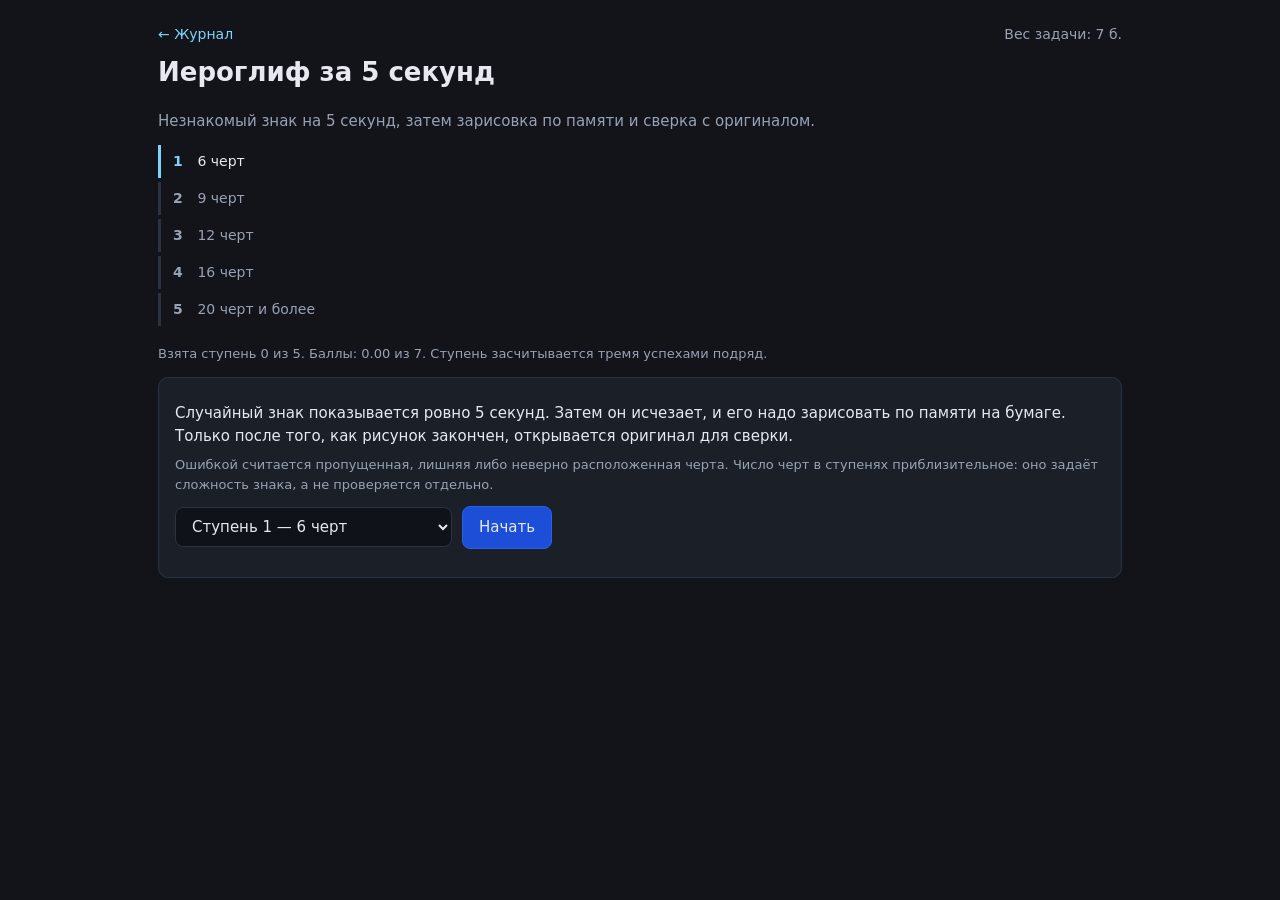
<file: imagination_test/tasks/hanzi.html>
<!doctype html>
<html lang="ru">
<head>
<meta charset="utf-8">
<meta name="viewport" content="width=device-width,initial-scale=1">
<title>Иероглиф за 5 секунд</title>
<link rel="stylesheet" href="../assets/style.css">
</head>
<body>
<div class="wrap">
  <div id="hd"></div>
  <div id="warn"></div>

  <div class="panel" id="start">
    <p>Случайный знак показывается ровно 5 секунд. Затем он исчезает, и его надо зарисовать по памяти на бумаге. Только после того, как рисунок закончен, открывается оригинал для сверки.</p>
    <p class="hint">Ошибкой считается пропущенная, лишняя либо неверно расположенная черта. Число черт в ступенях приблизительное: оно задаёт сложность знака, а не проверяется отдельно.</p>
    <div class="row"><span id="sel"></span><button class="primary" id="go">Начать</button></div>
  </div>

  <div id="stage"></div>
</div>

<script src="../assets/core.js"></script>
<script>
IT.ready(function () {
var ID = 'hanzi';
document.getElementById('hd').innerHTML = IT.header(ID);
document.getElementById('warn').innerHTML = IT.warnBox();
document.getElementById('sel').innerHTML = IT.rungSelect(ID, 'rung');

var POOL = [
 '舌竹米羊血州舟老而耳自至色存亦兆光各亥企伏伐仰灰刑列劣匠印危吉',
 '音風飛面首香界政春星昨泉皆甚重限保便建城故施是柱査独珍県相省研神秋級約美茶草訂軍郊',
 '就期落博敢提場報幅帽復悲惑象貴買費越週遊開間陽集順飯黒晩検極植温満湯減測焼然番短税童等筆結給',
 '機橋燃積築興薬融衛親諸賢輸遺錯頭館龍磨縦憲激濃樹操整壁奮憶擁隣導縛薦諮輝衡錘鋼默',
 '議競護譲響鐘籍懸欄騰醸鶴驚鑑鬱靈鹽讚鑿顯艦蘭覽廳灣觀讓纖鱗鷗齡驟躍籠籤纜'
];

var rung, ch;

document.getElementById('go').onclick = function () {
  rung = parseInt(document.getElementById('rung').value, 10);
  var p = POOL[rung - 1];
  ch = p[IT.rnd(p.length)];
  document.getElementById('start').style.display = 'none';
  document.getElementById('stage').innerHTML =
    '<div class="panel"><div class="timer" id="tm"></div>' +
    '<div style="font-size:220px;line-height:1.1;text-align:center;font-family:\'MS Mincho\',\'SimSun\',serif">' + ch + '</div></div>';
  IT.countdown(document.getElementById('tm'), 5, draw);
};

function draw() {
  document.getElementById('stage').innerHTML =
    '<div class="panel"><p class="q">Зарисуйте знак по памяти на бумаге. Не спешите, время не ограничено.</p>' +
    '<div class="row"><button class="primary" id="done">Рисунок закончен, показать оригинал</button></div></div>';
  document.getElementById('done').onclick = check;
}

function check() {
  document.getElementById('stage').innerHTML =
    '<div class="panel"><div style="font-size:220px;line-height:1.1;text-align:center;font-family:\'MS Mincho\',\'SimSun\',serif">' + ch + '</div>' +
    '<p class="q">Сверьте рисунок с оригиналом по трём пунктам.</p>' +
    '<p><label><input type="checkbox" id="c1"> число черт совпадает: ни одной пропущенной, ни одной лишней</label></p>' +
    '<p><label><input type="checkbox" id="c2"> все составные элементы знака присутствуют и опознаваемы</label></p>' +
    '<p><label><input type="checkbox" id="c3"> взаимное расположение и пропорции элементов совпадают</label></p>' +
    '<div class="row"><button class="primary" id="fin">Записать попытку</button></div>' +
    '<p class="hint">Три отметки — успех, иначе неудача. Сомнение засчитывается против себя: сомневаетесь — не ставьте отметку.</p></div>';
  document.getElementById('fin').onclick = function () {
    var a = document.getElementById('c1').checked,
        b = document.getElementById('c2').checked,
        c = document.getElementById('c3').checked;
    var ok = a && b && c;
    var miss = [];
    if (!a) miss.push('черты'); if (!b) miss.push('элементы'); if (!c) miss.push('расположение');
    document.getElementById('stage').innerHTML =
      IT.report(ID, rung, ok, 1, 'Знак: ' + ch + (ok ? '. Воспроизведён точно.' : '. Не сошлось: ' + miss.join(', ') + '.'));
  };
}
});
</script>
</body>
</html>
</file>
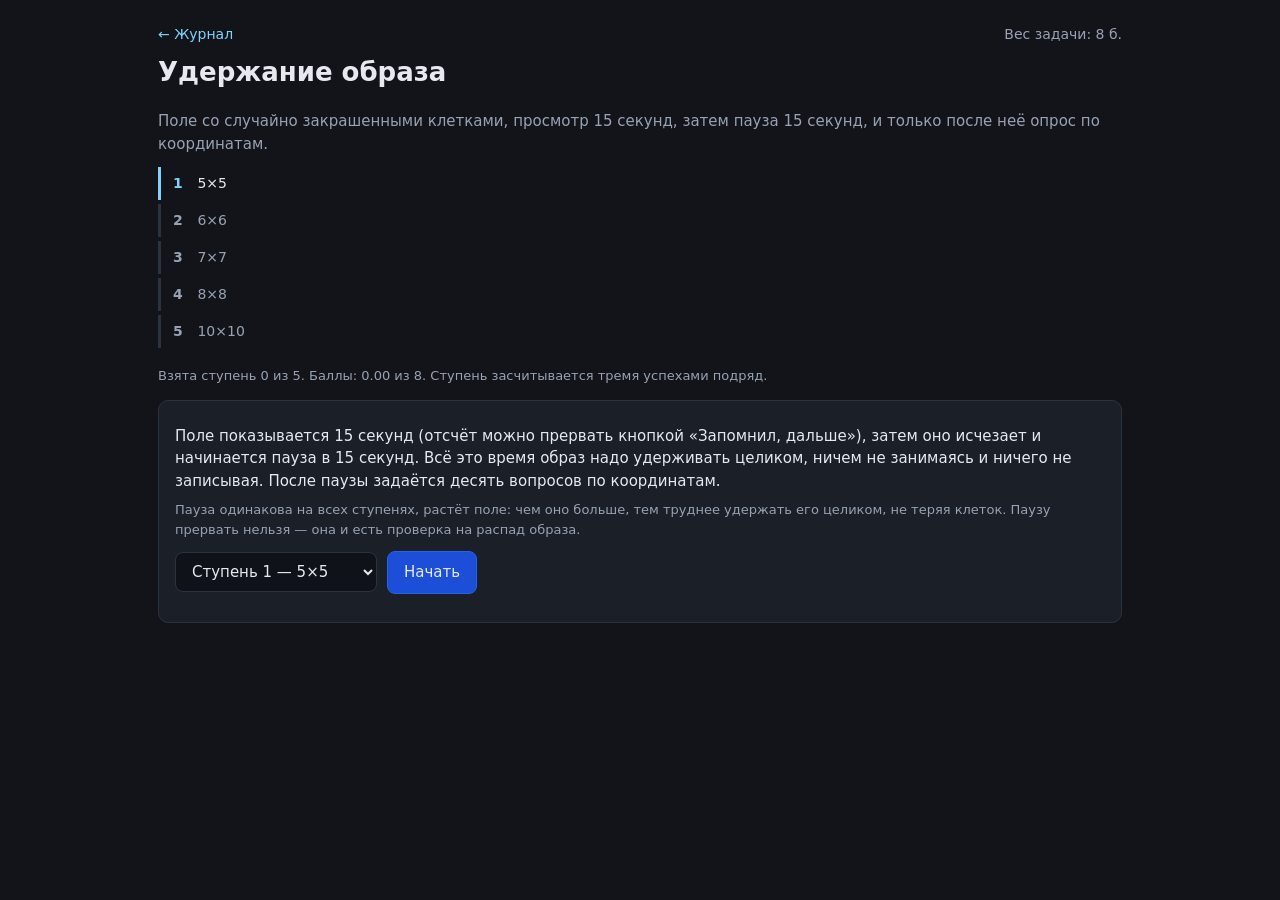
<file: imagination_test/tasks/hold.html>
<!doctype html>
<html lang="ru">
<head>
<meta charset="utf-8">
<meta name="viewport" content="width=device-width,initial-scale=1">
<title>Удержание образа</title>
<link rel="stylesheet" href="../assets/style.css">
</head>
<body>
<div class="wrap">
  <div id="hd"></div>
  <div id="warn"></div>

  <div class="panel" id="start">
    <p>Поле показывается 15 секунд (отсчёт можно прервать кнопкой «Запомнил, дальше»), затем оно исчезает и начинается пауза в 15 секунд. Всё это время образ надо удерживать целиком, ничем не занимаясь и ничего не записывая. После паузы задаётся десять вопросов по координатам.</p>
    <p class="hint">Пауза одинакова на всех ступенях, растёт поле: чем оно больше, тем труднее удержать его целиком, не теряя клеток. Паузу прервать нельзя — она и есть проверка на распад образа.</p>
    <div class="row"><span id="sel"></span><button class="primary" id="go">Начать</button></div>
  </div>

  <div id="stage"></div>
</div>

<script src="../assets/core.js"></script>
<script>
IT.ready(function () {
var ID = 'hold', SIZE = [5, 6, 7, 8, 10], PAUSE = 15;
document.getElementById('hd').innerHTML = IT.header(ID);
document.getElementById('warn').innerHTML = IT.warnBox();
document.getElementById('sel').innerHTML = IT.rungSelect(ID, 'rung');

var N, F, rung, qs, qi, res;

document.getElementById('go').onclick = function () {
  rung = parseInt(document.getElementById('rung').value, 10);
  N = SIZE[rung - 1];
  var total = N * N, fill = Math.round(total * 0.4);
  var idx = []; for (var i = 0; i < total; i++) idx.push(i);
  IT.shuffle(idx);
  F = new Array(total).fill(false);
  for (var k = 0; k < fill; k++) F[idx[k]] = true;
  document.getElementById('start').style.display = 'none';
  show();
};

function gridHtml(cls) {
  var h = '<div class="grid" style="grid-template-columns:repeat(' + N + ',auto)">';
  for (var i = 0; i < N * N; i++) h += '<div class="cell ' + (cls || '') + (F[i] ? ' on' : '') + '"></div>';
  return h + '</div>';
}

function show() {
  document.getElementById('stage').innerHTML =
    '<div class="panel"><div class="timer" id="tm"></div><div style="text-align:center">' + gridHtml() + '</div>' +
    '<div class="row" style="justify-content:center"><button class="primary" id="skip">Запомнил, дальше</button></div></div>';
  var skip = IT.phase(document.getElementById('tm'), 15, pause);
  document.getElementById('skip').onclick = skip;
}

function pause() {
  document.getElementById('stage').innerHTML =
    '<div class="panel"><p class="q">Удерживайте образ. Не записывайте, не проговаривайте вслух.</p><div class="timer" id="tm2"></div></div>';
  IT.countdown(document.getElementById('tm2'), PAUSE, quiz);
}

function quiz() {
  var idx = []; for (var i = 0; i < N * N; i++) idx.push(i);
  IT.shuffle(idx);
  qs = idx.slice(0, 10); qi = 0; res = [];
  ask();
}

function ask() {
  if (qi >= qs.length) return grade();
  var c = qs[qi], r = Math.floor(c / N), col = c % N;
  document.getElementById('stage').innerHTML =
    '<div class="panel"><p class="dim">Вопрос ' + (qi + 1) + ' из 10</p>' +
    '<p class="q">Строка ' + (r + 1) + ', столбец ' + (col + 1) + ' — была закрашена?</p>' +
    '<div class="row"><button class="primary" id="yes">Да</button><button id="no">Нет</button></div></div>';
  document.getElementById('yes').onclick = function () { res.push(true); qi++; ask(); };
  document.getElementById('no').onclick = function () { res.push(false); qi++; ask(); };
}

function grade() {
  var bad = 0;
  for (var i = 0; i < qs.length; i++) if (res[i] !== F[qs[i]]) bad++;
  var ok = bad === 0;
  var h = IT.report(ID, rung, ok, 1, ok ? 'Образ дожил до конца паузы без искажений.' : 'Ошибок: ' + bad + ' из 10.');
  h += '<div class="panel"><h3>Поле</h3><div style="text-align:center">' + gridHtml('small') + '</div></div>';
  document.getElementById('stage').innerHTML = h;
}
});
</script>
</body>
</html>
</file>
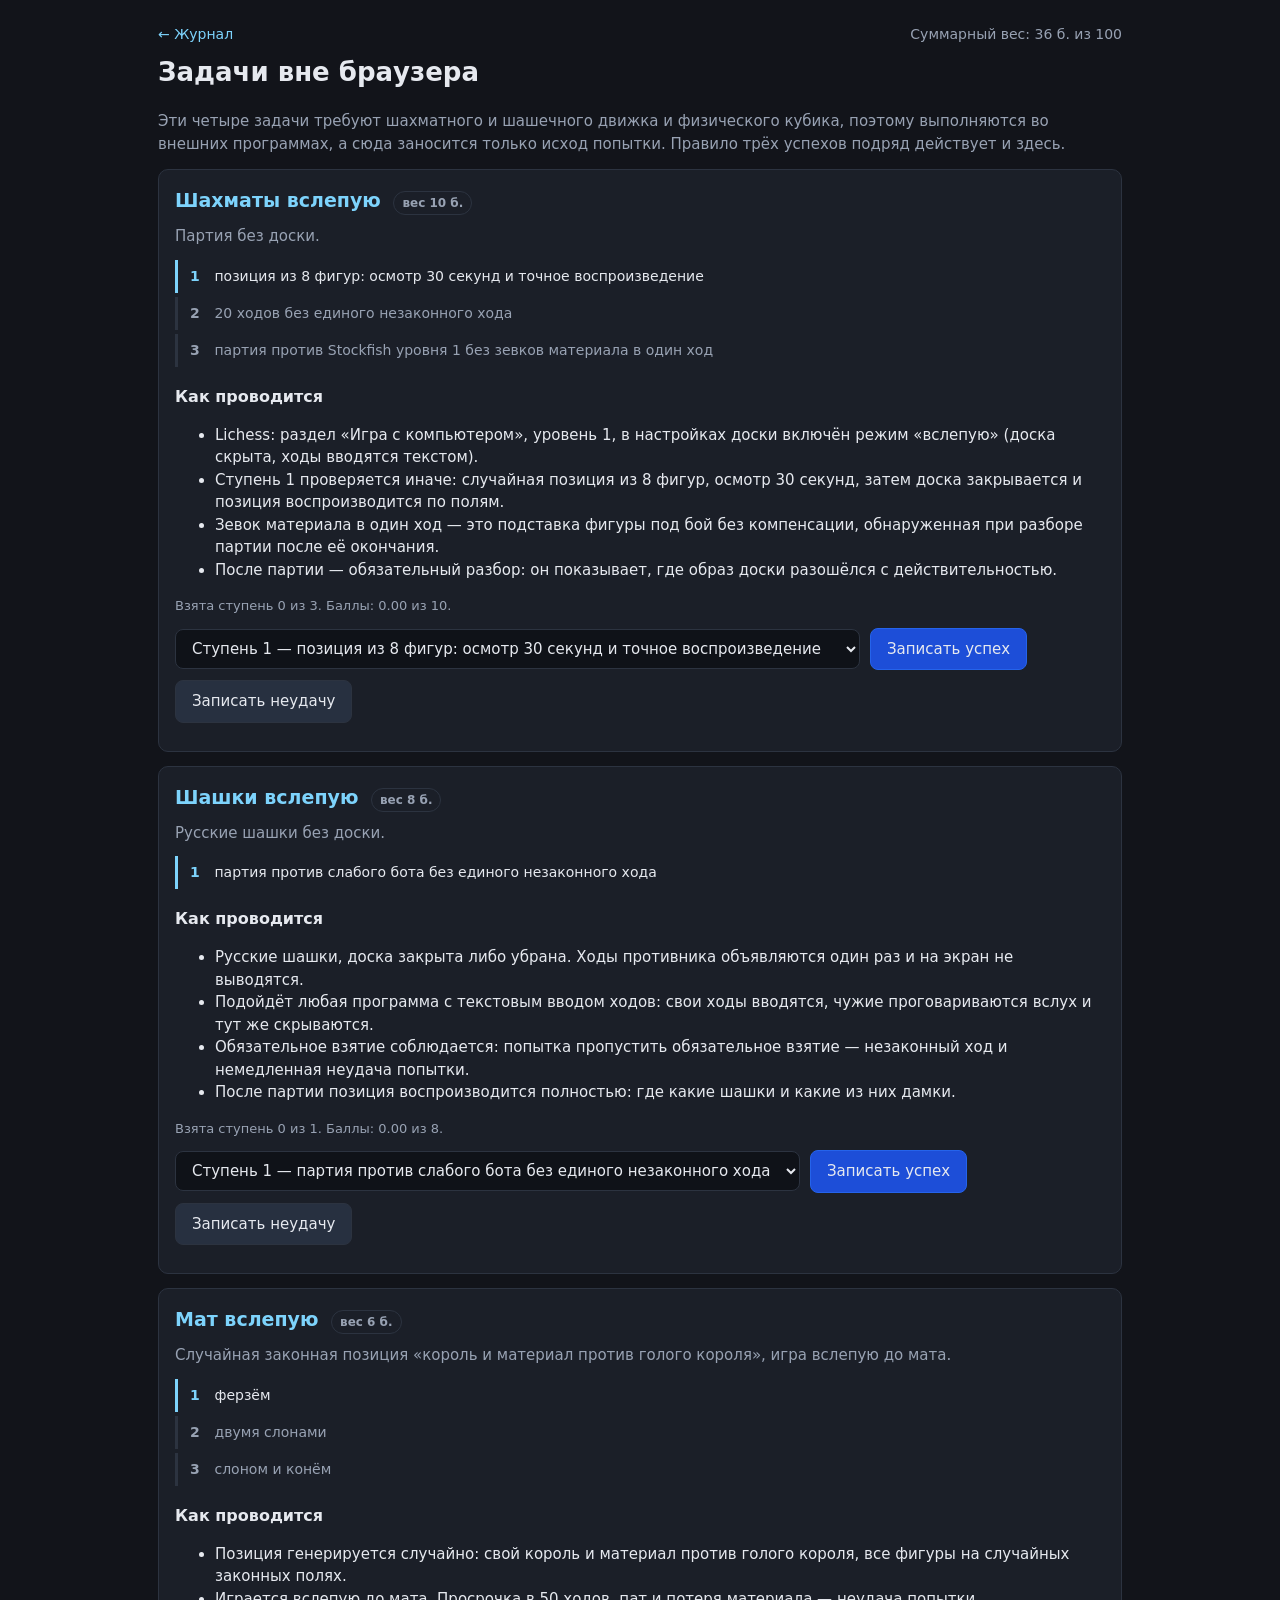
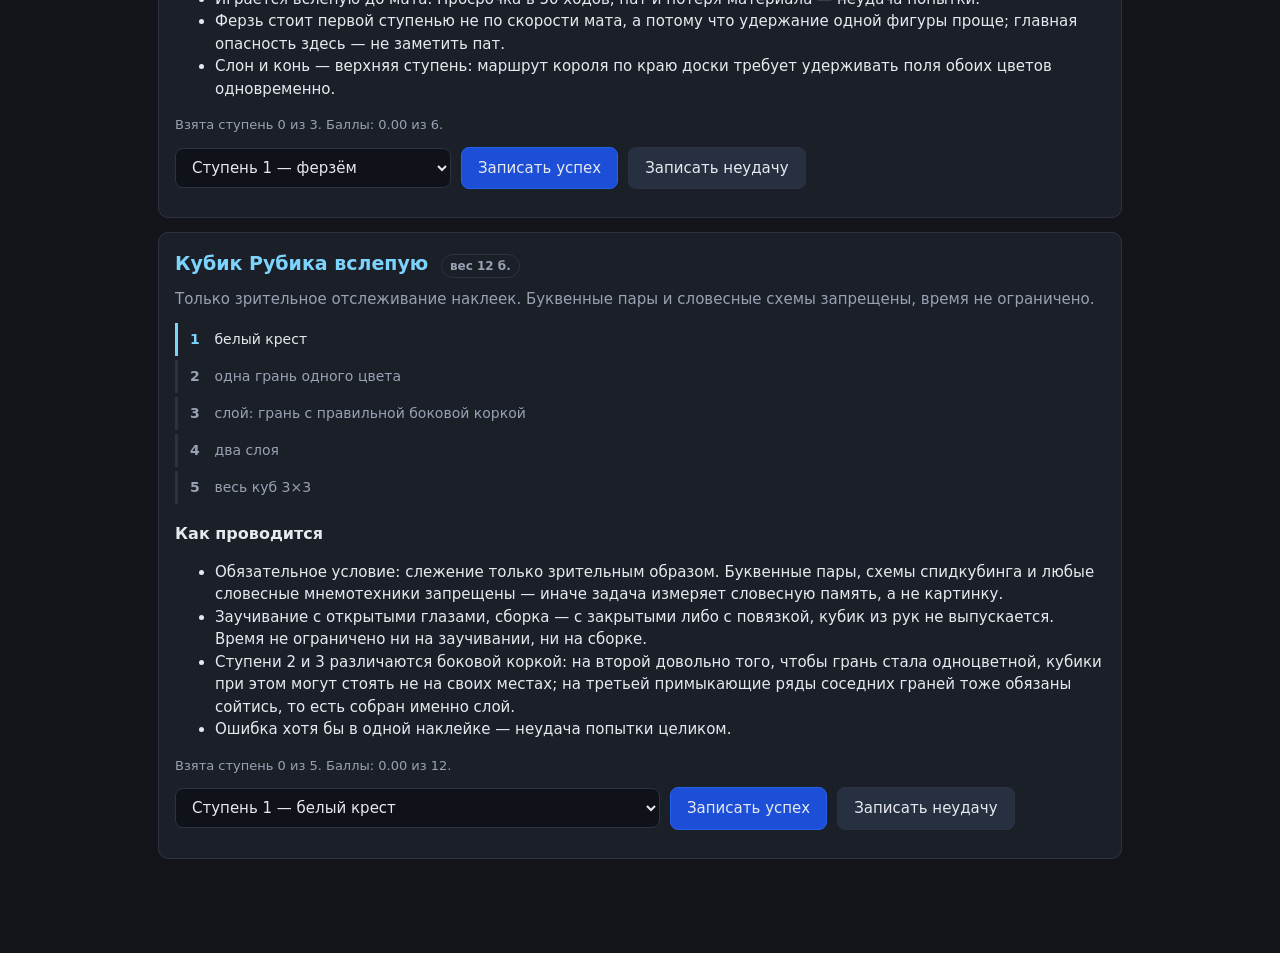
<file: imagination_test/tasks/manual.html>
<!doctype html>
<html lang="ru">
<head>
<meta charset="utf-8">
<meta name="viewport" content="width=device-width,initial-scale=1">
<title>Задачи вне браузера</title>
<link rel="stylesheet" href="../assets/style.css">
</head>
<body>
<div class="wrap">
  <div class="topbar"><a href="../index.html">← Журнал</a><span>Суммарный вес: 36 б. из 100</span></div>
  <h1>Задачи вне браузера</h1>
  <p class="dim">Эти четыре задачи требуют шахматного и шашечного движка и физического кубика, поэтому выполняются во внешних программах, а сюда заносится только исход попытки. Правило трёх успехов подряд действует и здесь.</p>
  <div id="warn"></div>

  <div id="cards"></div>
</div>

<script src="../assets/core.js"></script>
<script>
IT.ready(function () {
document.getElementById('warn').innerHTML = IT.warnBox();

var INFO = {
  checkers: {
    how: [
      'Русские шашки, доска закрыта либо убрана. Ходы противника объявляются один раз и на экран не выводятся.',
      'Подойдёт любая программа с текстовым вводом ходов: свои ходы вводятся, чужие проговариваются вслух и тут же скрываются.',
      'Обязательное взятие соблюдается: попытка пропустить обязательное взятие — незаконный ход и немедленная неудача попытки.',
      'После партии позиция воспроизводится полностью: где какие шашки и какие из них дамки.'
    ]
  },
  chess: {
    how: [
      'Lichess: раздел «Игра с компьютером», уровень 1, в настройках доски включён режим «вслепую» (доска скрыта, ходы вводятся текстом).',
      'Ступень 1 проверяется иначе: случайная позиция из 8 фигур, осмотр 30 секунд, затем доска закрывается и позиция воспроизводится по полям.',
      'Зевок материала в один ход — это подставка фигуры под бой без компенсации, обнаруженная при разборе партии после её окончания.',
      'После партии — обязательный разбор: он показывает, где образ доски разошёлся с действительностью.'
    ]
  },
  mate: {
    how: [
      'Позиция генерируется случайно: свой король и материал против голого короля, все фигуры на случайных законных полях.',
      'Играется вслепую до мата. Просрочка в 50 ходов, пат и потеря материала — неудача попытки.',
      'Ферзь стоит первой ступенью не по скорости мата, а потому что удержание одной фигуры проще; главная опасность здесь — не заметить пат.',
      'Слон и конь — верхняя ступень: маршрут короля по краю доски требует удерживать поля обоих цветов одновременно.'
    ]
  },
  rubik: {
    how: [
      'Обязательное условие: слежение только зрительным образом. Буквенные пары, схемы спидкубинга и любые словесные мнемотехники запрещены — иначе задача измеряет словесную память, а не картинку.',
      'Заучивание с открытыми глазами, сборка — с закрытыми либо с повязкой, кубик из рук не выпускается. Время не ограничено ни на заучивании, ни на сборке.',
      'Ступени 2 и 3 различаются боковой коркой: на второй довольно того, чтобы грань стала одноцветной, кубики при этом могут стоять не на своих местах; на третьей примыкающие ряды соседних граней тоже обязаны сойтись, то есть собран именно слой.',
      'Ошибка хотя бы в одной наклейке — неудача попытки целиком.'
    ]
  }
};

function card(T) {
  var t = IT.get(T.id), h = '';
  h += '<div class="panel" id="' + T.id + '">';
  h += '<h2 style="margin-top:0">' + T.n + ' <span class="tag">вес ' + T.w + ' б.</span></h2>';
  h += '<p class="dim">' + T.d + '</p>';
  h += '<div class="ladder">';
  for (var i = 0; i < T.r.length; i++) {
    var n = i + 1, cls = n <= t.rung ? 'done' : (n === t.rung + 1 ? 'next' : '');
    var st = t.streak['r' + n] || 0;
    h += '<div class="rung ' + cls + '"><b>' + n + '</b> ' + T.r[i] + (st ? ' <i>серия ' + st + '/3</i>' : '') + '</div>';
  }
  h += '</div>';
  h += '<h3>Как проводится</h3><ul>';
  INFO[T.id].how.forEach(function (s) { h += '<li>' + s + '</li>'; });
  h += '</ul>';
  h += '<p class="hint">Взята ступень ' + t.rung + ' из ' + T.r.length + '. Баллы: ' + IT.points(T, t).toFixed(2) + ' из ' + T.w + '.</p>';
  h += '<div class="row">' + IT.rungSelect(T.id, 'sel_' + T.id) +
       '<button class="primary" data-ok="1" data-id="' + T.id + '">Записать успех</button>' +
       '<button data-ok="0" data-id="' + T.id + '">Записать неудачу</button></div>';
  h += '<div id="out_' + T.id + '"></div></div>';
  return h;
}

var LIST = ['chess', 'checkers', 'mate', 'rubik'].map(function (id) { return IT.task(id); });
document.getElementById('cards').innerHTML = LIST.map(card).join('');

var bs = document.querySelectorAll('button[data-id]');
for (var i = 0; i < bs.length; i++) {
  bs[i].onclick = function () {
    var id = this.getAttribute('data-id'), ok = this.getAttribute('data-ok') === '1';
    var rung = parseInt(document.getElementById('sel_' + id).value, 10);
    document.getElementById('out_' + id).innerHTML = IT.report(id, rung, ok, 1, '');
  };
}
});
</script>
</body>
</html>
</file>
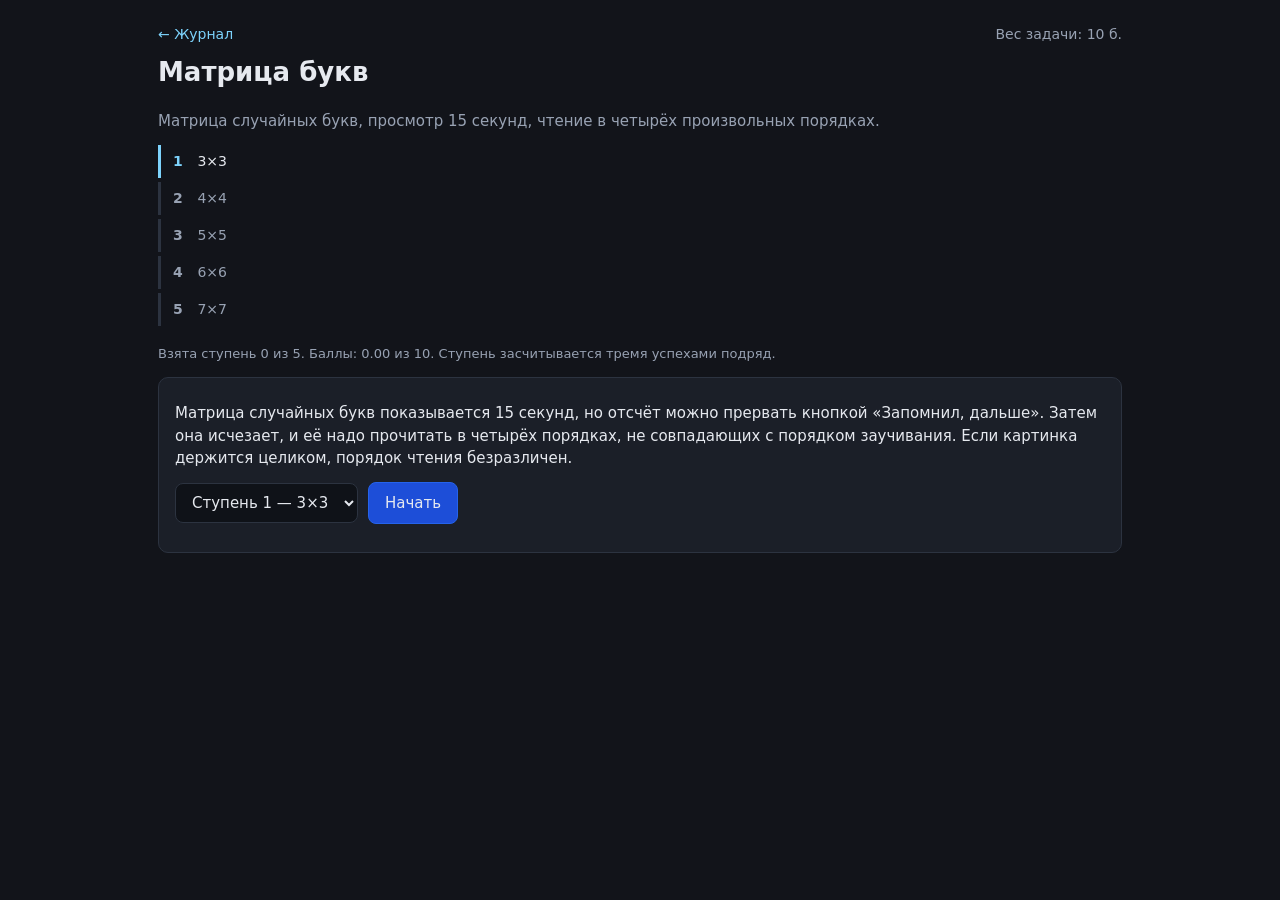
<file: imagination_test/tasks/matrix.html>
<!doctype html>
<html lang="ru">
<head>
<meta charset="utf-8">
<meta name="viewport" content="width=device-width,initial-scale=1">
<title>Матрица букв</title>
<link rel="stylesheet" href="../assets/style.css">
</head>
<body>
<div class="wrap">
  <div id="hd"></div>
  <div id="warn"></div>

  <div class="panel" id="start">
    <p>Матрица случайных букв показывается 15 секунд, но отсчёт можно прервать кнопкой «Запомнил, дальше». Затем она исчезает, и её надо прочитать в четырёх порядках, не совпадающих с порядком заучивания. Если картинка держится целиком, порядок чтения безразличен.</p>
    <div class="row"><span id="sel"></span><button class="primary" id="go">Начать</button></div>
  </div>

  <div id="stage"></div>
</div>

<script src="../assets/core.js"></script>
<script>
IT.ready(function () {
var ID = 'matrix', T = IT.task(ID);
document.getElementById('hd').innerHTML = IT.header(ID);
document.getElementById('warn').innerHTML = IT.warnBox();
document.getElementById('sel').innerHTML = IT.rungSelect(ID, 'rung');

var ALPHA = 'АБВГДЕЖЗИКЛМНОПРСТУФХЦЧШЭЮЯ';
var n, M, rung, steps, si, answers;

function norm(s) { return (s || '').toUpperCase().replace(/[^А-ЯЁ]/g, ''); }

document.getElementById('go').onclick = function () {
  rung = parseInt(document.getElementById('rung').value, 10);
  n = rung + 2;
  M = [];
  for (var r = 0; r < n; r++) { M[r] = []; for (var c = 0; c < n; c++) M[r][c] = ALPHA[IT.rnd(ALPHA.length)]; }
  document.getElementById('start').style.display = 'none';
  show();
};

function show() {
  var h = '<div class="panel"><div class="timer" id="tm"></div><div style="text-align:center">';
  h += '<div class="grid" style="grid-template-columns:repeat(' + n + ',auto)">';
  for (var r = 0; r < n; r++) for (var c = 0; c < n; c++) h += '<div class="cell">' + M[r][c] + '</div>';
  h += '</div></div>' + '<div class="row" style="justify-content:center"><button class="primary" id="skip">Запомнил, дальше</button></div>' + '</div>';
  document.getElementById('stage').innerHTML = h;
  var skip = IT.phase(document.getElementById('tm'), 15, quiz);
  document.getElementById('skip').onclick = skip;
}

function quiz() {
  var rowsUp = '', cols = '', diag = '', anti = '';
  for (var r = n - 1; r >= 0; r--) for (var c = n - 1; c >= 0; c--) rowsUp += M[r][c];
  for (var c2 = 0; c2 < n; c2++) for (var r2 = 0; r2 < n; r2++) cols += M[r2][c2];
  for (var i = 0; i < n; i++) { diag += M[i][i]; anti += M[i][n - 1 - i]; }

  steps = [
    { q: 'Прочтите строки снизу вверх, каждую справа налево. Всего ' + (n * n) + ' букв.', a: rowsUp },
    { q: 'Прочтите столбцы слева направо, каждый сверху вниз. Всего ' + (n * n) + ' букв.', a: cols },
    { q: 'Главная диагональ сверху слева вниз направо, затем побочная сверху справа вниз налево. Всего ' + (2 * n) + ' букв.', a: diag + anti }
  ];
  var used = {};
  for (var k = 0; k < 5; k++) {
    var rr, cc, key;
    do { rr = IT.rnd(n); cc = IT.rnd(n); key = rr + ':' + cc; } while (used[key]);
    used[key] = 1;
    steps.push({ q: 'Какая буква в строке ' + (rr + 1) + ' (сверху), столбце ' + (cc + 1) + ' (слева)?', a: M[rr][cc] });
  }
  si = 0; answers = [];
  askStep();
}

function askStep() {
  if (si >= steps.length) return grade();
  var s = steps[si];
  document.getElementById('stage').innerHTML =
    '<div class="panel"><p class="dim">Вопрос ' + (si + 1) + ' из ' + steps.length + '</p>' +
    '<p class="q">' + s.q + '</p>' +
    '<div class="row"><input type="text" id="ans" size="' + Math.max(12, s.a.length + 4) + '" autocomplete="off">' +
    '<button class="primary" id="nx">Дальше</button></div>' +
    '<p class="hint">Пробелы и регистр не важны. Вернуться к предыдущему вопросу нельзя.</p></div>';
  var inp = document.getElementById('ans');
  inp.focus();
  function next() { answers.push(norm(inp.value)); si++; askStep(); }
  document.getElementById('nx').onclick = next;
  inp.onkeydown = function (e) { if (e.key === 'Enter') next(); };
}

function grade() {
  var wrong = [];
  for (var i = 0; i < steps.length; i++) if (answers[i] !== norm(steps[i].a)) wrong.push(i + 1);
  var ok = wrong.length === 0;
  var d = ok ? 'Все ' + steps.length + ' ответов точны.' : 'Ошибки в вопросах: ' + wrong.join(', ') + '.';
  var h = IT.report(ID, rung, ok, 1, d);
  h += '<div class="panel"><h3>Правильные ответы</h3><table class="tbl">';
  for (var j = 0; j < steps.length; j++) {
    var good = answers[j] === norm(steps[j].a);
    h += '<tr><td>' + (j + 1) + '</td><td class="' + (good ? 'ok' : 'bad') + '">' + (answers[j] || '—') + '</td><td>' + norm(steps[j].a) + '</td></tr>';
  }
  h += '</table><h3>Матрица</h3><div class="grid" style="grid-template-columns:repeat(' + n + ',auto)">';
  for (var r = 0; r < n; r++) for (var c = 0; c < n; c++) h += '<div class="cell small">' + M[r][c] + '</div>';
  h += '</div></div>';
  document.getElementById('stage').innerHTML = h;
}
});
</script>
</body>
</html>
</file>
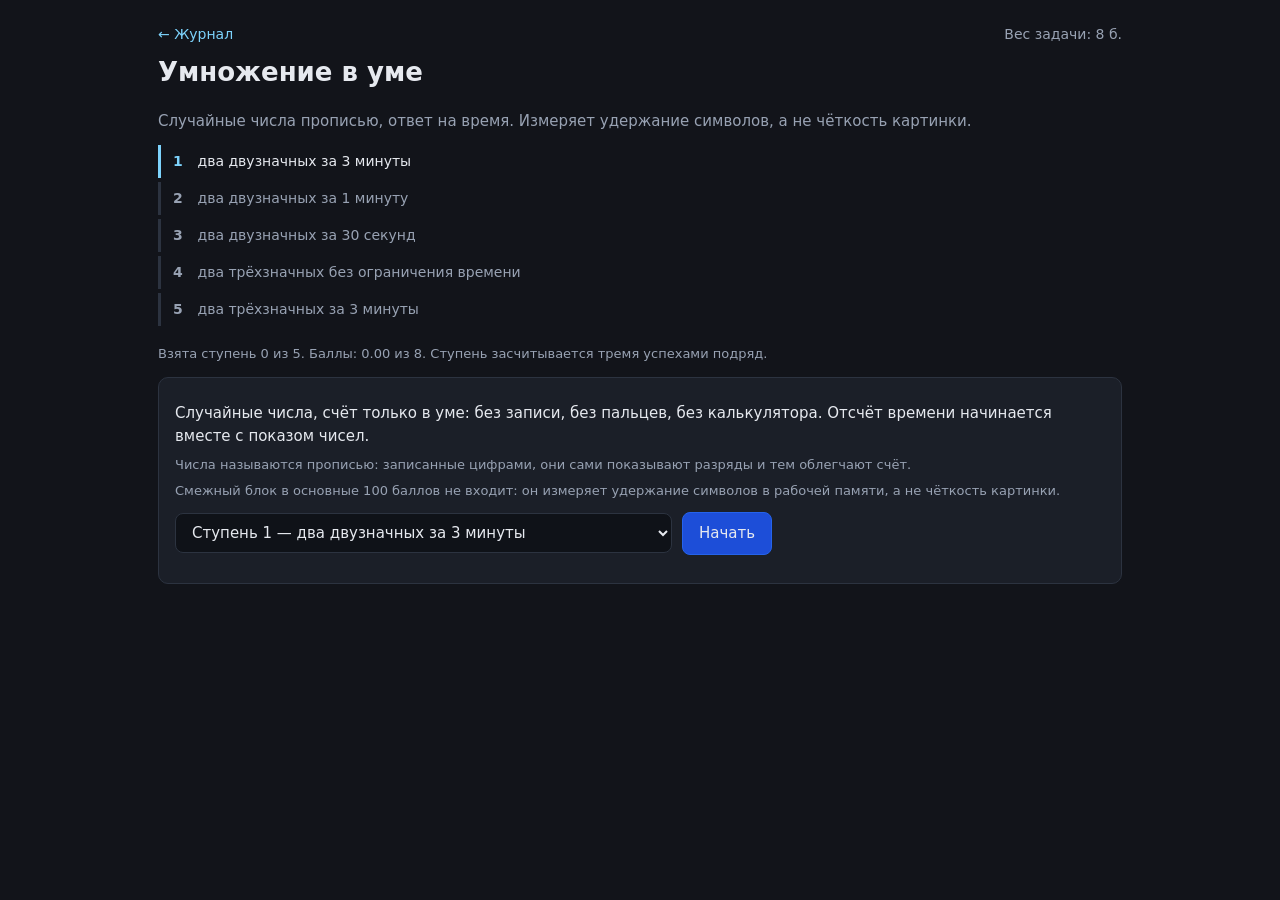
<file: imagination_test/tasks/mult.html>
<!doctype html>
<html lang="ru">
<head>
<meta charset="utf-8">
<meta name="viewport" content="width=device-width,initial-scale=1">
<title>Умножение в уме</title>
<link rel="stylesheet" href="../assets/style.css">
</head>
<body>
<div class="wrap">
  <div id="hd"></div>
  <div id="warn"></div>

  <div class="panel" id="start">
    <p>Случайные числа, счёт только в уме: без записи, без пальцев, без калькулятора. Отсчёт времени начинается вместе с показом чисел.</p>
    <p class="hint">Числа называются прописью: записанные цифрами, они сами показывают разряды и тем облегчают счёт.</p>
    <p class="hint">Смежный блок в основные 100 баллов не входит: он измеряет удержание символов в рабочей памяти, а не чёткость картинки.</p>
    <div class="row"><span id="sel"></span><button class="primary" id="go">Начать</button></div>
  </div>

  <div id="stage"></div>
</div>

<script src="../assets/core.js"></script>
<script>
IT.ready(function () {
var ID = 'mult';
var CFG = [
  { digits: 2, limit: 180 },
  { digits: 2, limit: 60 },
  { digits: 2, limit: 30 },
  { digits: 3, limit: 0 },
  { digits: 3, limit: 180 }
];
document.getElementById('hd').innerHTML = IT.header(ID);
document.getElementById('warn').innerHTML = IT.warnBox();
document.getElementById('sel').innerHTML = IT.rungSelect(ID, 'rung');

/* числа выводятся прописью: цифры на экране подсказывают разряды и упрощают счёт */
var W_U = ['','один','два','три','четыре','пять','шесть','семь','восемь','девять'];
var W_T2 = ['десять','одиннадцать','двенадцать','тринадцать','четырнадцать','пятнадцать','шестнадцать','семнадцать','восемнадцать','девятнадцать'];
var W_T = ['','','двадцать','тридцать','сорок','пятьдесят','шестьдесят','семьдесят','восемьдесят','девяносто'];
var W_H = ['','сто','двести','триста','четыреста','пятьсот','шестьсот','семьсот','восемьсот','девятьсот'];

function words(n) {
  var out = [], h = Math.floor(n / 100), r = n % 100;
  if (h) out.push(W_H[h]);
  if (r >= 10 && r < 20) out.push(W_T2[r - 10]);
  else {
    var t = Math.floor(r / 10), u = r % 10;
    if (t) out.push(W_T[t]);
    if (u) out.push(W_U[u]);
  }
  return out.join(' ');
}

function num(d) {
  var lo = d === 2 ? 12 : 102, hi = d === 2 ? 99 : 999, v;
  do { v = lo + IT.rnd(hi - lo + 1); } while (v % 10 === 0 || (d === 2 && v % 11 === 0));
  return v;
}

var rung, a, b, t0, iv;

document.getElementById('go').onclick = function () {
  rung = parseInt(document.getElementById('rung').value, 10);
  var c = CFG[rung - 1];
  a = num(c.digits); b = num(c.digits);
  document.getElementById('start').style.display = 'none';
  document.getElementById('stage').innerHTML =
    '<div class="panel"><div class="timer" id="tm">0:00</div>' +
    '<div class="big" style="font-size:30px;letter-spacing:1px;line-height:1.5">' + words(a) + '<br>умножить на<br>' + words(b) + '</div>' +
    '<div class="row"><input type="number" id="ans" style="width:200px;font-size:22px" autocomplete="off">' +
    '<button class="primary" id="fin">Ответ</button></div>' +
    '<p class="hint">' + (c.limit ? 'Предел времени: ' + IT.fmt(c.limit) + '.' : 'Время не ограничено, но фиксируется.') + '</p></div>';
  t0 = Date.now();
  iv = setInterval(function () {
    document.getElementById('tm').textContent = IT.fmt(Math.floor((Date.now() - t0) / 1000));
  }, 250);
  document.getElementById('ans').focus();
  document.getElementById('fin').onclick = grade;
  document.getElementById('ans').onkeydown = function (e) { if (e.key === 'Enter') grade(); };
};

function grade() {
  clearInterval(iv);
  var c = CFG[rung - 1];
  var sec = Math.round((Date.now() - t0) / 1000);
  var v = parseInt(document.getElementById('ans').value, 10);
  var right = v === a * b;
  var inTime = !c.limit || sec <= c.limit;
  var ok = right && inTime;
  var d = a + ' × ' + b + ' = ' + (a * b) + '. Ваш ответ: ' + (isNaN(v) ? '—' : v) + '. Время: ' + IT.fmt(sec) + '.' +
    (right ? '' : ' Ответ неверен.') + (inTime ? '' : ' Предел времени превышен.');
  document.getElementById('stage').innerHTML = IT.report(ID, rung, ok, 1, d);
}
});
</script>
</body>
</html>
</file>
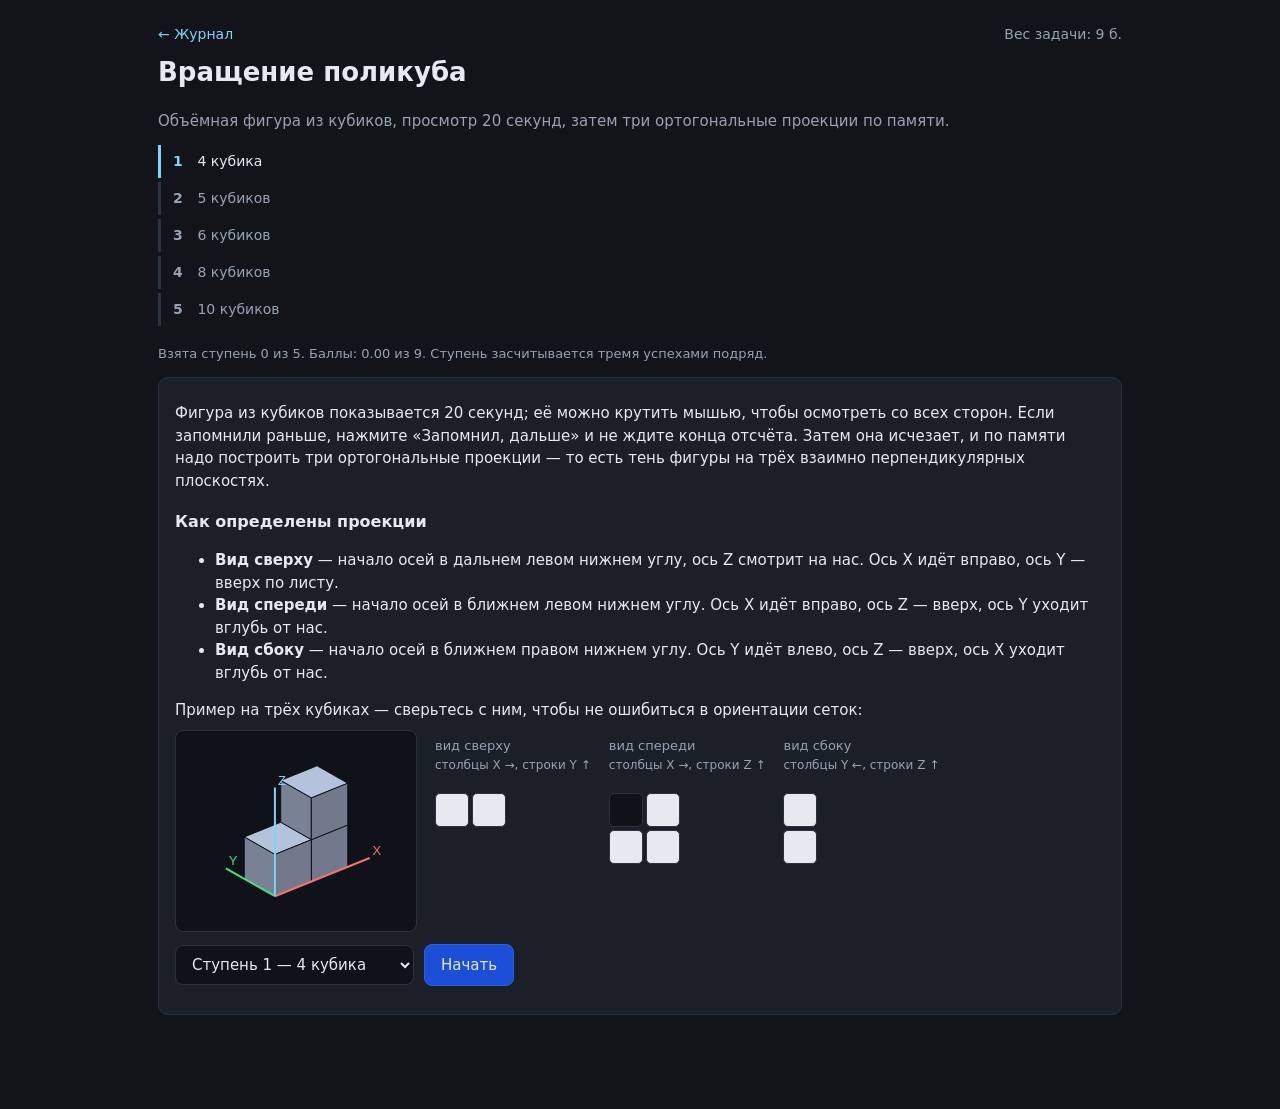
<file: imagination_test/tasks/polycube.html>
<!doctype html>
<html lang="ru">
<head>
<meta charset="utf-8">
<meta name="viewport" content="width=device-width,initial-scale=1">
<title>Вращение поликуба</title>
<link rel="stylesheet" href="../assets/style.css">
</head>
<body>
<div class="wrap">
  <div id="hd"></div>
  <div id="warn"></div>

  <div class="panel" id="start">
    <p>Фигура из кубиков показывается 20 секунд; её можно крутить мышью, чтобы осмотреть со всех сторон. Если запомнили раньше, нажмите «Запомнил, дальше» и не ждите конца отсчёта. Затем она исчезает, и по памяти надо построить три ортогональные проекции — то есть тень фигуры на трёх взаимно перпендикулярных плоскостях.</p>
    <h3>Как определены проекции</h3>
    <ul>
      <li><b>Вид сверху</b> — начало осей в дальнем левом нижнем углу, ось Z смотрит на нас. Ось X идёт вправо, ось Y — вверх по листу.</li>
      <li><b>Вид спереди</b> — начало осей в ближнем левом нижнем углу. Ось X идёт вправо, ось Z — вверх, ось Y уходит вглубь от нас.</li>
      <li><b>Вид сбоку</b> — начало осей в ближнем правом нижнем углу. Ось Y идёт влево, ось Z — вверх, ось X уходит вглубь от нас.</li>
    </ul>
    <p>Пример на трёх кубиках — сверьтесь с ним, чтобы не ошибиться в ориентации сеток:</p>
    <div class="flex">
      <canvas id="ex" width="240" height="200"></canvas>
      <div id="exproj" class="flex"></div>
    </div>
    <div class="row"><span id="sel"></span><button class="primary" id="go">Начать</button></div>
  </div>

  <div id="stage"></div>
</div>

<script src="../assets/core.js"></script>
<script>
IT.ready(function () {
var ID = 'polycube', COUNT = [4, 5, 6, 8, 10];
document.getElementById('hd').innerHTML = IT.header(ID);
document.getElementById('warn').innerHTML = IT.warnBox();
document.getElementById('sel').innerHTML = IT.rungSelect(ID, 'rung');

/* ---------- фигура ---------- */
function gen(k) {
  var set = { '0,0,0': [0, 0, 0] }, list = [[0, 0, 0]];
  var dirs = [[1,0,0],[-1,0,0],[0,1,0],[0,-1,0],[0,0,1],[0,0,-1]];
  while (list.length < k) {
    var base = list[IT.rnd(list.length)], d = dirs[IT.rnd(6)];
    var p = [base[0]+d[0], base[1]+d[1], base[2]+d[2]], key = p.join(',');
    if (set[key]) continue;
    set[key] = p; list.push(p);
  }
  var mn = [1e9,1e9,1e9];
  list.forEach(function (p) { for (var i=0;i<3;i++) mn[i] = Math.min(mn[i], p[i]); });
  return list.map(function (p) { return [p[0]-mn[0], p[1]-mn[1], p[2]-mn[2]]; });
}
function bbox(cells) {
  var mx = [0,0,0];
  cells.forEach(function (p) { for (var i=0;i<3;i++) mx[i] = Math.max(mx[i], p[i]); });
  return [mx[0]+1, mx[1]+1, mx[2]+1];
}

/* ---------- отрисовка ---------- */
var FACES = [
  { n:[1,0,0],  v:[[1,0,0],[1,1,0],[1,1,1],[1,0,1]], sh:0.72 },
  { n:[-1,0,0], v:[[0,0,0],[0,0,1],[0,1,1],[0,1,0]], sh:0.52 },
  { n:[0,1,0],  v:[[0,1,0],[0,1,1],[1,1,1],[1,1,0]], sh:0.62 },
  { n:[0,-1,0], v:[[0,0,0],[1,0,0],[1,0,1],[0,0,1]], sh:0.45 },
  { n:[0,0,1],  v:[[0,0,1],[1,0,1],[1,1,1],[0,1,1]], sh:1.00 },
  { n:[0,0,-1], v:[[0,0,0],[0,1,0],[1,1,0],[1,0,0]], sh:0.35 }
];

function draw(canvas, cells, st) {
  var ctx = canvas.getContext('2d'), W = canvas.width, H = canvas.height;
  ctx.clearRect(0, 0, W, H);
  var b = bbox(cells), c = [b[0]/2, b[1]/2, b[2]/2];
  var span = Math.max(b[0], b[1], b[2]);
  var sc = Math.min(W, H) / (span * 2.1);
  /* на экран смотрим так, чтобы вертикалью была ось Z: мир (x,y,z) → вид (x, z, −y),
     это поворот на −90° вокруг X, зеркального отражения фигуры не возникает */
  function pr(p) {
    var q = IT.rotate([p[0]-c[0], p[2]-c[2], -(p[1]-c[1])], st.ax, st.ay);
    return [W/2 + q[0]*sc, H/2 - q[1]*sc, q[2]];
  }
  var polys = [];
  cells.forEach(function (cell) {
    FACES.forEach(function (F) {
      var pts = F.v.map(function (v) { return pr([cell[0]+v[0], cell[1]+v[1], cell[2]+v[2]]); });
      var d = (pts[0][2]+pts[1][2]+pts[2][2]+pts[3][2]) / 4;
      polys.push({ pts: pts, d: d, sh: F.sh });
    });
  });
  polys.sort(function (a, b2) { return a.d - b2.d; });
  polys.forEach(function (P) {
    ctx.beginPath();
    ctx.moveTo(P.pts[0][0], P.pts[0][1]);
    for (var i = 1; i < 4; i++) ctx.lineTo(P.pts[i][0], P.pts[i][1]);
    ctx.closePath();
    var g = Math.round(70 + 150 * P.sh);
    ctx.fillStyle = 'rgb(' + Math.round(g*0.82) + ',' + Math.round(g*0.88) + ',' + g + ')';
    ctx.fill();
    ctx.strokeStyle = '#0f1218'; ctx.lineWidth = 1; ctx.stroke();
  });
  /* оси */
  var o = pr([0, 0, 0]);
  var axes = [[[b[0]+0.6,0,0],'#f87171','X'], [[0,b[1]+0.6,0],'#4ade80','Y'], [[0,0,b[2]+0.6],'#7dd3fc','Z']];
  axes.forEach(function (A) {
    var e = pr(A[0]);
    ctx.strokeStyle = A[1]; ctx.lineWidth = 2;
    ctx.beginPath(); ctx.moveTo(o[0], o[1]); ctx.lineTo(e[0], e[1]); ctx.stroke();
    ctx.fillStyle = A[1]; ctx.font = '13px sans-serif';
    ctx.fillText(A[2], e[0] + 3, e[1] - 3);
  });
}

/* ---------- проекции ---------- */
function projections(cells) {
  var b = bbox(cells);
  var top = {}, front = {}, side = {};
  cells.forEach(function (p) {
    top[p[1] + ',' + p[0]] = 1;    /* строка y, столбец x */
    front[p[2] + ',' + p[0]] = 1;  /* строка z, столбец x */
    side[p[2] + ',' + p[1]] = 1;   /* строка z, столбец y */
  });
  return {
    b: b,
    /* сверху: X вправо, Y вверх по листу (начало осей в дальнем левом нижнем углу)
       спереди: X вправо, Z вверх, Y уходит вглубь
       сбоку:   Y влево, Z вверх, X уходит вглубь (начало осей в ближнем правом нижнем углу) */
    top:   { rows: b[1], cols: b[0], map: top,   flipRows: true,  flipCols: false },
    front: { rows: b[2], cols: b[0], map: front, flipRows: true,  flipCols: false },
    side:  { rows: b[2], cols: b[1], map: side,  flipRows: true,  flipCols: true }
  };
}

var CAP = {
  top:   'вид сверху<br><span style="font-size:12px">столбцы X →, строки Y ↑</span>',
  front: 'вид спереди<br><span style="font-size:12px">столбцы X →, строки Z ↑</span>',
  side:  'вид сбоку<br><span style="font-size:12px">столбцы Y ←, строки Z ↑</span>'
};

function projGrid(id, P, editable, filled) {
  var h = '<div class="grid" id="' + id + '" style="grid-template-columns:repeat(' + P.cols + ',auto)">';
  for (var r = 0; r < P.rows; r++) {
    var rv = P.flipRows ? (P.rows - 1 - r) : r;
    for (var c = 0; c < P.cols; c++) {
      var cv = P.flipCols ? (P.cols - 1 - c) : c;
      var key = rv + ',' + cv;
      var on = filled ? (P.map[key] ? ' on' : '') : '';
      h += '<div class="cell small' + (editable ? ' click' : '') + on + '" data-k="' + key + '" data-g="' + id + '"></div>';
    }
  }
  return h + '</div>';
}

/* ---------- пример ---------- */
(function example() {
  var ex = [[0,0,0],[1,0,0],[1,0,1]];
  var st = { ax: 0.5, ay: 0.7 };
  draw(document.getElementById('ex'), ex, st);
  var P = projections(ex);
  document.getElementById('exproj').innerHTML =
    '<div><p class="hint">' + CAP.top + '</p>' + projGrid('ex1', P.top, false, true) + '</div>' +
    '<div><p class="hint">' + CAP.front + '</p>' + projGrid('ex2', P.front, false, true) + '</div>' +
    '<div><p class="hint">' + CAP.side + '</p>' + projGrid('ex3', P.side, false, true) + '</div>';
})();

/* ---------- прогон ---------- */
var rung, cells, P;

document.getElementById('go').onclick = function () {
  rung = parseInt(document.getElementById('rung').value, 10);
  cells = gen(COUNT[rung - 1]);
  P = projections(cells);
  document.getElementById('start').style.display = 'none';
  document.getElementById('stage').innerHTML =
    '<div class="panel"><div class="timer" id="tm"></div>' +
    '<div style="text-align:center"><canvas id="cv" width="460" height="380"></canvas></div>' +
    '<p class="hint" style="text-align:center">Крутите фигуру мышью. Габарит: ' + P.b[0] + ' × ' + P.b[1] + ' × ' + P.b[2] + ' (X × Y × Z).</p>' +
    '<div class="row" style="justify-content:center"><button class="primary" id="skip">Запомнил, дальше</button></div></div>';
  var st = { ax: 0.5, ay: 0.7 }, cv = document.getElementById('cv');
  draw(cv, cells, st);
  IT.dragRotate(cv, st, function () { draw(cv, cells, st); });
  var skip = IT.phase(document.getElementById('tm'), 20, answer);
  document.getElementById('skip').onclick = skip;
};

function answer() {
  document.getElementById('stage').innerHTML =
    '<div class="panel"><p class="q">Постройте три проекции. Габарит фигуры: ' + P.b[0] + ' × ' + P.b[1] + ' × ' + P.b[2] + ' (X × Y × Z).</p>' +
    '<div class="flex">' +
    '<div><p class="hint">' + CAP.top + '</p>' + projGrid('g1', P.top, true, false) + '</div>' +
    '<div><p class="hint">' + CAP.front + '</p>' + projGrid('g2', P.front, true, false) + '</div>' +
    '<div><p class="hint">' + CAP.side + '</p>' + projGrid('g3', P.side, true, false) + '</div>' +
    '</div><div class="row"><button class="primary" id="fin">Готово</button></div></div>';
  var cs = document.querySelectorAll('.cell.click');
  for (var i = 0; i < cs.length; i++) cs[i].onclick = function () { this.classList.toggle('on'); };
  document.getElementById('fin').onclick = grade;
}

function grade() {
  var maps = [['g1', P.top], ['g2', P.front], ['g3', P.side]], bad = 0, names = [];
  maps.forEach(function (m) {
    var wrong = 0;
    var cs = document.querySelectorAll('[data-g="' + m[0] + '"]');
    for (var i = 0; i < cs.length; i++) {
      var on = cs[i].classList.contains('on'), should = !!m[1].map[cs[i].getAttribute('data-k')];
      if (on !== should) wrong++;
    }
    if (wrong) { bad += wrong; names.push(m[0] === 'g1' ? 'сверху' : m[0] === 'g2' ? 'спереди' : 'сбоку'); }
  });
  var ok = bad === 0;
  var h = IT.report(ID, rung, ok, 1, ok ? 'Все три проекции точны.' : 'Расхождений в клетках: ' + bad + ' (виды: ' + names.join(', ') + ').');
  h += '<div class="panel"><h3>Верные проекции</h3><div class="flex">' +
    '<div><p class="hint">' + CAP.top + '</p>' + projGrid('r1', P.top, false, true) + '</div>' +
    '<div><p class="hint">' + CAP.front + '</p>' + projGrid('r2', P.front, false, true) + '</div>' +
    '<div><p class="hint">' + CAP.side + '</p>' + projGrid('r3', P.side, false, true) + '</div>' +
    '</div><div style="text-align:center"><canvas id="cv2" width="460" height="380"></canvas></div>' +
    '<p class="hint" style="text-align:center">Фигура, которую надо было удержать. Её тоже можно покрутить.</p></div>';
  document.getElementById('stage').innerHTML = h;
  var st = { ax: 0.5, ay: 0.7 }, cv = document.getElementById('cv2');
  draw(cv, cells, st);
  IT.dragRotate(cv, st, function () { draw(cv, cells, st); });
}
});
</script>
</body>
</html>
</file>
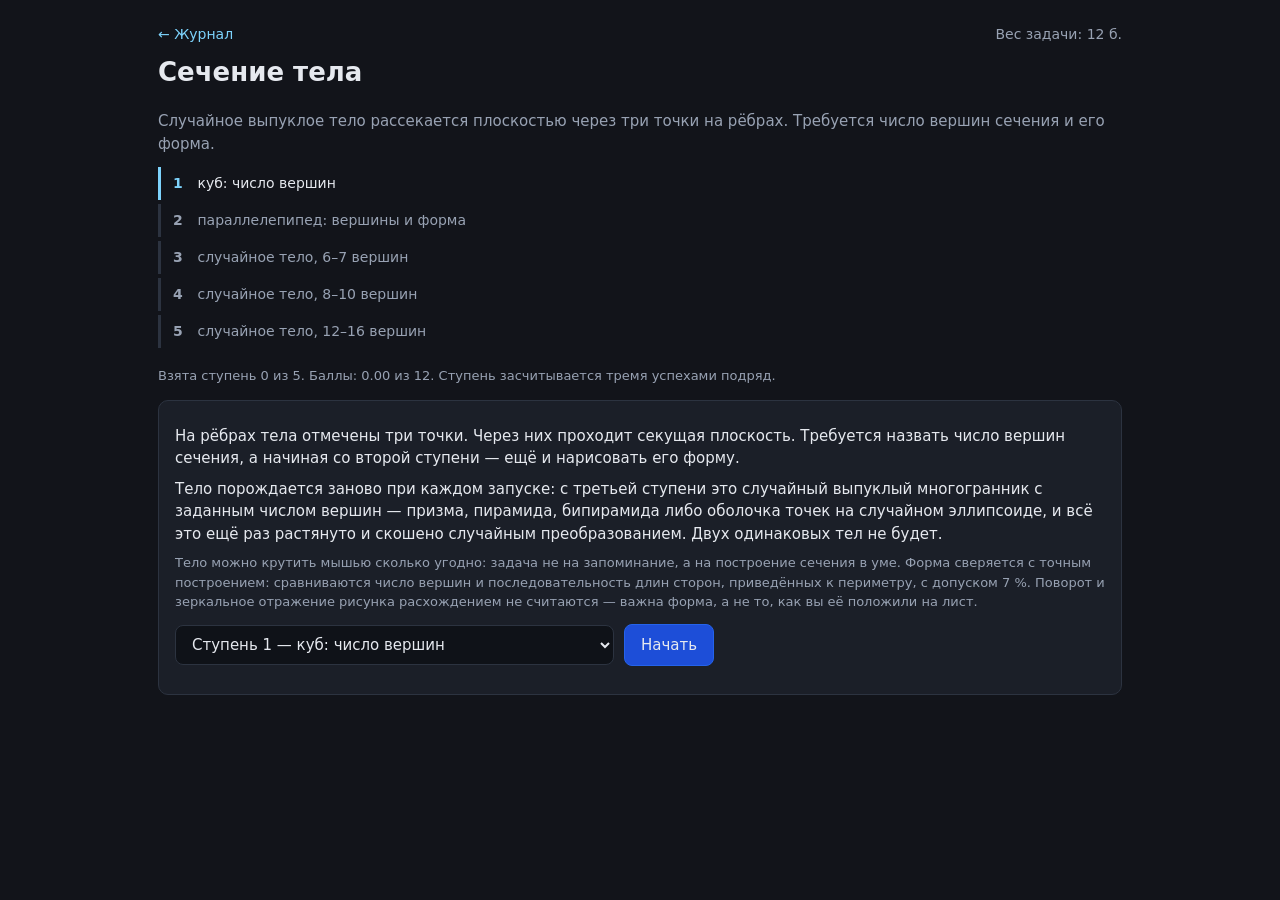
<file: imagination_test/tasks/section.html>
<!doctype html>
<html lang="ru">
<head>
<meta charset="utf-8">
<meta name="viewport" content="width=device-width,initial-scale=1">
<title>Сечение тела</title>
<link rel="stylesheet" href="../assets/style.css">
</head>
<body>
<div class="wrap">
  <div id="hd"></div>
  <div id="warn"></div>

  <div class="panel" id="start">
    <p>На рёбрах тела отмечены три точки. Через них проходит секущая плоскость. Требуется назвать число вершин сечения, а начиная со второй ступени — ещё и нарисовать его форму.</p>
    <p>Тело порождается заново при каждом запуске: с третьей ступени это случайный выпуклый многогранник с заданным числом вершин — призма, пирамида, бипирамида либо оболочка точек на случайном эллипсоиде, и всё это ещё раз растянуто и скошено случайным преобразованием. Двух одинаковых тел не будет.</p>
    <p class="hint">Тело можно крутить мышью сколько угодно: задача не на запоминание, а на построение сечения в уме. Форма сверяется с точным построением: сравниваются число вершин и последовательность длин сторон, приведённых к периметру, с допуском 7 %. Поворот и зеркальное отражение рисунка расхождением не считаются — важна форма, а не то, как вы её положили на лист.</p>
    <div class="row"><span id="sel"></span><button class="primary" id="go">Начать</button></div>
  </div>

  <div id="stage"></div>
</div>

<script src="../assets/core.js"></script>
<script>
IT.ready(function () {
var ID = 'section';
document.getElementById('hd').innerHTML = IT.header(ID);
document.getElementById('warn').innerHTML = IT.warnBox();
document.getElementById('sel').innerHTML = IT.rungSelect(ID, 'rung');

/* ---------- порождение выпуклых тел ---------- */

/* центрируем и приводим к одному размеру, чтобы масштаб отрисовки был постоянным */
function normalizeBody(V) {
  var c = V.reduce(function (s, p) { return add(s, p); }, [0,0,0]);
  c = mul(c, 1 / V.length);
  var m = 0;
  var W = V.map(function (p) { var q = sub(p, c); m = Math.max(m, len(q)); return q; });
  return W.map(function (p) { return mul(p, 1.35 / m); });
}

/* случайное аффинное преобразование: неравномерный масштаб, сдвиг и два поворота.
   Выпуклость сохраняется, пропорции тела меняются сильно */
function affine(V) {
  var sx = 0.55 + Math.random(), sy = 0.55 + Math.random(), sz = 0.55 + Math.random();
  var sh = (Math.random() - 0.5) * 0.8, a = Math.random() * 6.283, b = Math.random() * 6.283;
  return V.map(function (p) {
    var x = p[0]*sx + p[2]*sh, y = p[1]*sy, z = p[2]*sz;
    var x1 = x*Math.cos(a) - y*Math.sin(a), y1 = x*Math.sin(a) + y*Math.cos(a);
    var y2 = y1*Math.cos(b) - z*Math.sin(b), z2 = y1*Math.sin(b) + z*Math.cos(b);
    return [x1, y2, z2];
  });
}

function cubeV() {
  var V = [];
  for (var i = 0; i < 8; i++) V.push([(i&1)?1:-1, (i&2)?1:-1, (i&4)?1:-1]);
  return V;
}
function ring(k, r, z, phase, jitter) {
  var V = [];
  for (var i = 0; i < k; i++) {
    var a = phase + i * 2 * Math.PI / k + (jitter ? (Math.random()-0.5) * jitter : 0);
    V.push([r * Math.cos(a), r * Math.sin(a), z]);
  }
  return V;
}
function genPrism() {      /* призма, усечённая пирамида либо антипризма со случайным основанием */
  var k = 3 + IT.rnd(5), ph = Math.random() * 6.283;
  var anti = Math.random() < 0.4 ? Math.PI / k : 0;
  var r1 = 0.7 + Math.random() * 0.6, r2 = 0.3 + Math.random() * 1.0;
  var h = 0.7 + Math.random() * 1.1;
  return ring(k, r1, -h, ph, 0.3).concat(ring(k, r2, h, ph + anti, 0.3));
}
function genPyramid() {    /* пирамида с наклонной вершиной */
  var k = 4 + IT.rnd(4), ph = Math.random() * 6.283;
  var V = ring(k, 0.9 + Math.random() * 0.5, -0.8, ph, 0.35);
  V.push([(Math.random()-0.5) * 1.3, (Math.random()-0.5) * 1.3, 0.9 + Math.random()]);
  return V;
}
function genBipyramid() {  /* бипирамида с несимметричными вершинами */
  var k = 3 + IT.rnd(4), ph = Math.random() * 6.283;
  var V = ring(k, 0.9 + Math.random() * 0.4, 0, ph, 0.35);
  V.push([(Math.random()-0.5)*0.9, (Math.random()-0.5)*0.9,  0.8 + Math.random() * 0.9]);
  V.push([(Math.random()-0.5)*0.9, (Math.random()-0.5)*0.9, -0.8 - Math.random() * 0.9]);
  return V;
}
function genBlob(n) {      /* точки на сфере: после аффинного преобразования лежат на эллипсоиде,
                              поэтому каждая из них становится вершиной оболочки */
  var V = [];
  for (var i = 0; i < n; i++) {
    var z = Math.random() * 2 - 1, t = Math.random() * 6.283, r = Math.sqrt(1 - z*z);
    V.push([r * Math.cos(t), r * Math.sin(t), z]);
  }
  return V;
}

/* Выпуклая оболочка набора точек: наращиваем по одной точке, снося видимые грани
   и застраивая горизонт. Рёбра между гранями с одинаковой нормалью не настоящие
   (это диагонали плоской грани) и отбрасываются — иначе у куба нашлось бы 18 рёбер. */
function hull3d(P) {
  var n = P.length, e = 1e-9;
  if (n < 4) return null;
  var i0 = 0, i1 = -1, i2 = -1, i3 = -1, i;
  for (i = 1; i < n; i++) if (len(sub(P[i], P[i0])) > 1e-6) { i1 = i; break; }
  if (i1 < 0) return null;
  for (i = 0; i < n; i++) {
    if (i === i0 || i === i1) continue;
    if (len(cross(sub(P[i1], P[i0]), sub(P[i], P[i0]))) > 1e-6) { i2 = i; break; }
  }
  if (i2 < 0) return null;
  var nn = cross(sub(P[i1], P[i0]), sub(P[i2], P[i0]));
  for (i = 0; i < n; i++) {
    if (i === i0 || i === i1 || i === i2) continue;
    if (Math.abs(dot(nn, sub(P[i], P[i0]))) > 1e-6) { i3 = i; break; }
  }
  if (i3 < 0) return null;
  var inside = mul(add(add(P[i0], P[i1]), add(P[i2], P[i3])), 0.25);
  function mkf(a, b, c) {
    var m = cross(sub(P[b], P[a]), sub(P[c], P[a]));
    if (dot(m, sub(inside, P[a])) > 0) { var t = b; b = c; c = t; m = mul(m, -1); }
    return { a: a, b: b, c: c, n: norm(m) };
  }
  var faces = [mkf(i0,i1,i2), mkf(i0,i1,i3), mkf(i0,i2,i3), mkf(i1,i2,i3)];
  var done = {}; done[i0] = done[i1] = done[i2] = done[i3] = 1;
  for (var p = 0; p < n; p++) {
    if (done[p]) continue;
    var vis = [], keep = [];
    faces.forEach(function (F) {
      if (dot(F.n, sub(P[p], P[F.a])) > 1e-9) vis.push(F); else keep.push(F);
    });
    if (!vis.length) continue;
    var cnt = {};
    vis.forEach(function (F) {
      [[F.a,F.b],[F.b,F.c],[F.c,F.a]].forEach(function (g) {
        var k = Math.min(g[0],g[1]) + '_' + Math.max(g[0],g[1]);
        cnt[k] = (cnt[k] || 0) + 1;
      });
    });
    Object.keys(cnt).forEach(function (k) {
      if (cnt[k] === 1) { var q = k.split('_'); keep.push(mkf(+q[0], +q[1], p)); }
    });
    faces = keep;
    done[p] = 1;
  }
  var vset = {}, emap = {};
  faces.forEach(function (F) {
    vset[F.a] = 1; vset[F.b] = 1; vset[F.c] = 1;
    [[F.a,F.b],[F.b,F.c],[F.c,F.a]].forEach(function (g) {
      var k = Math.min(g[0],g[1]) + '_' + Math.max(g[0],g[1]);
      (emap[k] || (emap[k] = [])).push(F.n);
    });
  });
  var idx = Object.keys(vset).map(Number).sort(function (a, b) { return a - b; });
  var map = {}; idx.forEach(function (v, j) { map[v] = j; });
  var V = idx.map(function (v) { return P[v]; }), E = [];
  Object.keys(emap).forEach(function (k) {
    var ns = emap[k];
    if (ns.length === 2 && dot(ns[0], ns[1]) > 1 - 1e-6) return;  /* грани плоские, ребра нет */
    var q = k.split('_');
    E.push([map[+q[0]], map[+q[1]]]);
  });
  if (!E.length) return null;
  return { V: V, E: E };
}

/* min/max — вершины тела, sec — допустимое число вершин самого сечения:
   выше девяти его уже не нарисовать щелчками, поэтому такие тела отбрасываются */
var RUNG = [
  { kind: 'cube', sec: [3, 6] },
  { kind: 'para', sec: [3, 6] },
  { kind: 'rand', min: 6,  max: 7,  sec: [4, 6] },
  { kind: 'rand', min: 8,  max: 10, sec: [5, 8] },
  { kind: 'rand', min: 12, max: 16, sec: [6, 9] }
];

function makeBody(rung) {
  var cfg = RUNG[rung - 1], h;
  if (cfg.kind === 'cube') { h = hull3d(normalizeBody(cubeV())); h.name = 'куб'; return h; }
  if (cfg.kind === 'para') { h = hull3d(normalizeBody(affine(cubeV()))); h.name = 'параллелепипед'; return h; }
  for (var t = 0; t < 300; t++) {
    var pick = IT.rnd(4), V;
    if (pick === 0) V = genPrism();
    else if (pick === 1) V = genPyramid();
    else if (pick === 2) V = genBipyramid();
    else V = genBlob(cfg.min + IT.rnd(cfg.max - cfg.min + 1));
    h = hull3d(normalizeBody(affine(V)));
    if (!h || h.V.length < cfg.min || h.V.length > cfg.max || h.E.length < 6) continue;
    h.name = 'случайное тело: ' + h.V.length + ' вершин, ' + h.E.length + ' рёбер';
    return h;
  }
  return null;
}

/* ---------- векторы ---------- */
function sub(a,b){return [a[0]-b[0],a[1]-b[1],a[2]-b[2]];}
function add(a,b){return [a[0]+b[0],a[1]+b[1],a[2]+b[2]];}
function mul(a,k){return [a[0]*k,a[1]*k,a[2]*k];}
function dot(a,b){return a[0]*b[0]+a[1]*b[1]+a[2]*b[2];}
function cross(a,b){return [a[1]*b[2]-a[2]*b[1], a[2]*b[0]-a[0]*b[2], a[0]*b[1]-a[1]*b[0]];}
function len(a){return Math.sqrt(dot(a,a));}
function norm(a){var l=len(a);return [a[0]/l,a[1]/l,a[2]/l];}

/* ---------- сечение ---------- */
function sectionOf(body, P) {
  var n = cross(sub(P[1], P[0]), sub(P[2], P[0]));
  if (len(n) < 1e-9) return null;
  n = norm(n);
  var d = dot(n, P[0]), pts = [];
  body.E.forEach(function (e) {
    var A = body.V[e[0]], B = body.V[e[1]], den = dot(n, sub(B, A));
    if (Math.abs(den) < 1e-12) return;
    var t = (d - dot(n, A)) / den;
    if (t < -1e-9 || t > 1 + 1e-9) return;
    pts.push(add(A, mul(sub(B, A), t)));
  });
  var uniq = [];
  pts.forEach(function (p) {
    for (var i = 0; i < uniq.length; i++) if (len(sub(uniq[i], p)) < 1e-6) return;
    uniq.push(p);
  });
  if (uniq.length < 3) return null;
  var c = uniq.reduce(function (s, p) { return add(s, p); }, [0,0,0]);
  c = mul(c, 1 / uniq.length);
  var u = norm(sub(uniq[0], c)), v = cross(n, u);
  uniq.sort(function (a, b) {
    return Math.atan2(dot(v, sub(a,c)), dot(u, sub(a,c))) - Math.atan2(dot(v, sub(b,c)), dot(u, sub(b,c)));
  });
  return { pts: uniq, n: n, c: c, u: u, v: v };
}

function sides2d(pts) {
  var s = [], per = 0;
  for (var i = 0; i < pts.length; i++) {
    var j = (i + 1) % pts.length;
    var dx = pts[j][0] - pts[i][0], dy = pts[j][1] - pts[i][1];
    var l = Math.sqrt(dx*dx + dy*dy);
    s.push(l); per += l;
  }
  return s.map(function (l) { return l / per; });
}
function shapeMatch(A, B, tol) {
  if (A.length !== B.length) return false;
  var a = sides2d(A), b0 = sides2d(B);
  for (var rev = 0; rev < 2; rev++) {
    var b = rev ? b0.slice().reverse() : b0;
    for (var off = 0; off < b.length; off++) {
      var ok = true;
      for (var i = 0; i < a.length; i++) if (Math.abs(a[i] - b[(i + off) % b.length]) > tol) { ok = false; break; }
      if (ok) return true;
    }
  }
  return false;
}

/* ---------- прогон ---------- */
var rung, body, marks, sec, st = { ax: -0.45, ay: 0.6 };

document.getElementById('go').onclick = function () {
  rung = parseInt(document.getElementById('rung').value, 10);
  var tries = 0, lim = RUNG[rung - 1].sec;
  do {
    body = makeBody(rung);
    if (!body) { tries++; continue; }
    var idx = IT.shuffle(body.E.map(function (_, i) { return i; })).slice(0, 3);
    marks = idx.map(function (i) {
      var e = body.E[i], t = 0.2 + Math.random() * 0.6;
      return add(body.V[e[0]], mul(sub(body.V[e[1]], body.V[e[0]]), t));
    });
    sec = sectionOf(body, marks);
    tries++;
  } while ((!sec || sec.pts.length < lim[0] || sec.pts.length > lim[1]) && tries < 400);
  document.getElementById('start').style.display = 'none';
  view();
};

function drawBody(cv, showSec) {
  var ctx = cv.getContext('2d'), W = cv.width, H = cv.height, sc = Math.min(W, H) / 3.4;
  ctx.clearRect(0, 0, W, H);
  function pr(p) { var q = IT.rotate(p, st.ax, st.ay); return [W/2 + q[0]*sc, H/2 - q[1]*sc, q[2]]; }
  ctx.strokeStyle = '#5d6b80'; ctx.lineWidth = 1.4;
  body.E.forEach(function (e) {
    var a = pr(body.V[e[0]]), b = pr(body.V[e[1]]);
    ctx.beginPath(); ctx.moveTo(a[0], a[1]); ctx.lineTo(b[0], b[1]); ctx.stroke();
  });
  if (showSec && sec) {
    ctx.strokeStyle = '#7dd3fc'; ctx.lineWidth = 2;
    ctx.beginPath();
    sec.pts.forEach(function (p, i) { var q = pr(p); if (i) ctx.lineTo(q[0], q[1]); else ctx.moveTo(q[0], q[1]); });
    ctx.closePath(); ctx.stroke();
    ctx.fillStyle = 'rgba(125,211,252,0.18)'; ctx.fill();
  }
  var names = ['А', 'Б', 'В'];
  marks.forEach(function (p, i) {
    var q = pr(p);
    ctx.fillStyle = '#fbbf24';
    ctx.beginPath(); ctx.arc(q[0], q[1], 5, 0, 6.3); ctx.fill();
    ctx.font = '13px sans-serif'; ctx.fillText(names[i], q[0] + 7, q[1] - 6);
  });
}

function view() {
  document.getElementById('stage').innerHTML =
    '<div class="panel"><p class="q">Тело: ' + body.name + '. Секущая плоскость проходит через точки А, Б, В.</p>' +
    '<div style="text-align:center"><canvas id="cv" width="460" height="400"></canvas></div>' +
    '<p class="hint" style="text-align:center">Крутите мышью.</p>' +
    '<div class="row">Сколько вершин у сечения: <input type="number" id="nv" min="3" max="20" style="width:90px">' +
    '<button class="primary" id="nx">Дальше</button></div></div>';
  var cv = document.getElementById('cv');
  drawBody(cv, false);
  IT.dragRotate(cv, st, function () { drawBody(cv, false); });
  document.getElementById('nx').onclick = function () {
    var nv = parseInt(document.getElementById('nv').value, 10);
    if (!nv) return;
    if (rung === 1) return grade(nv, null);
    drawPhase(nv);
  };
}

function drawPhase(nv) {
  document.getElementById('stage').innerHTML =
    '<div class="panel"><p class="q">Нарисуйте сечение: щёлкайте по холсту, отмечая вершины подряд по контуру.</p>' +
    '<div style="text-align:center"><canvas id="dr" width="460" height="400"></canvas></div>' +
    '<div class="row"><button id="undo">Убрать последнюю точку</button><button class="primary" id="fin">Готово</button></div>' +
    '<p class="hint">Масштаб и поворот значения не имеют. Число точек должно совпасть с вашим ответом о вершинах — ' + nv + '.</p></div>';
  var cv = document.getElementById('dr'), ctx = cv.getContext('2d'), pts = [];
  function redraw() {
    ctx.clearRect(0, 0, cv.width, cv.height);
    ctx.strokeStyle = '#7dd3fc'; ctx.lineWidth = 2;
    if (pts.length) {
      ctx.beginPath();
      pts.forEach(function (p, i) { if (i) ctx.lineTo(p[0], p[1]); else ctx.moveTo(p[0], p[1]); });
      if (pts.length > 2) ctx.closePath();
      ctx.stroke();
      ctx.fillStyle = '#fbbf24';
      pts.forEach(function (p) { ctx.beginPath(); ctx.arc(p[0], p[1], 4, 0, 6.3); ctx.fill(); });
    }
  }
  cv.onclick = function (e) {
    var r = cv.getBoundingClientRect();
    pts.push([e.clientX - r.left, e.clientY - r.top]);
    redraw();
  };
  document.getElementById('undo').onclick = function () { pts.pop(); redraw(); };
  document.getElementById('fin').onclick = function () { grade(nv, pts); };
}

function grade(nv, pts) {
  var real = sec.pts.length;
  var countOk = nv === real;
  var shapeOk = true, drawn = null;
  if (pts) {
    drawn = pts.map(function (p) { return [p[0], p[1]]; });
    var flat = sec.pts.map(function (p) {
      var q = sub(p, sec.c);
      return [dot(sec.u, q), dot(sec.v, q)];
    });
    shapeOk = (drawn.length === real) && shapeMatch(drawn, flat, 0.07);
  }
  var ok = countOk && shapeOk;
  var d = 'Вершин в сечении: ' + real + ', ваш ответ: ' + nv + '.';
  if (pts) d += shapeOk ? ' Форма совпала.' : ' Форма не совпала.';
  var h = IT.report(ID, rung, ok, 1, d);
  h += '<div class="panel"><h3>Точное сечение</h3>' +
    '<div style="text-align:center"><canvas id="cv3" width="460" height="400"></canvas></div>' +
    '<p class="hint" style="text-align:center">Голубым — построенное сечение. Крутите мышью.</p></div>';
  document.getElementById('stage').innerHTML = h;
  var cv = document.getElementById('cv3');
  drawBody(cv, true);
  IT.dragRotate(cv, st, function () { drawBody(cv, true); });
}
});
</script>
</body>
</html>
</file>
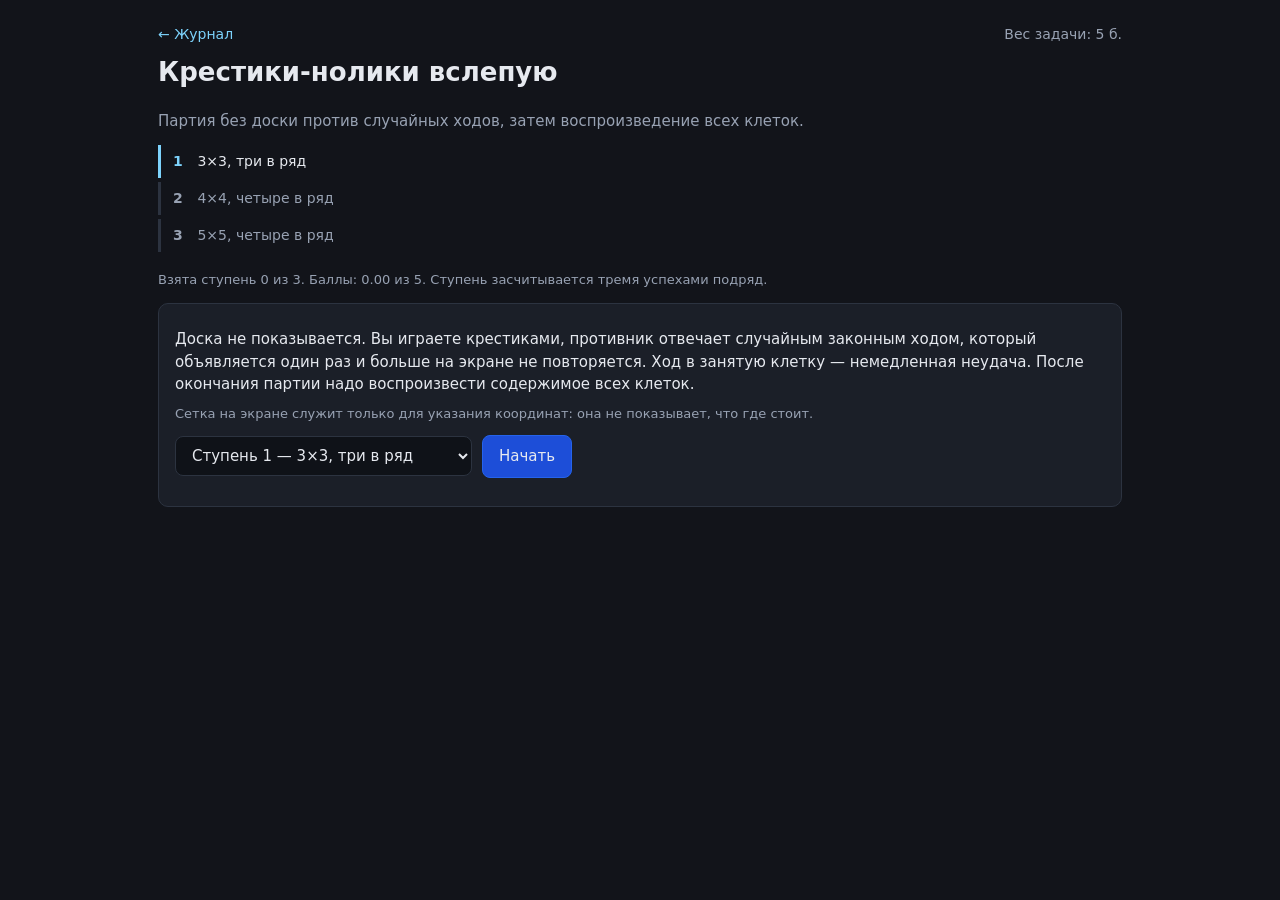
<file: imagination_test/tasks/xo.html>
<!doctype html>
<html lang="ru">
<head>
<meta charset="utf-8">
<meta name="viewport" content="width=device-width,initial-scale=1">
<title>Крестики-нолики вслепую</title>
<link rel="stylesheet" href="../assets/style.css">
</head>
<body>
<div class="wrap">
  <div id="hd"></div>
  <div id="warn"></div>

  <div class="panel" id="start">
    <p>Доска не показывается. Вы играете крестиками, противник отвечает случайным законным ходом, который объявляется один раз и больше на экране не повторяется. Ход в занятую клетку — немедленная неудача. После окончания партии надо воспроизвести содержимое всех клеток.</p>
    <p class="hint">Сетка на экране служит только для указания координат: она не показывает, что где стоит.</p>
    <div class="row"><span id="sel"></span><button class="primary" id="go">Начать</button></div>
  </div>

  <div id="stage"></div>
</div>

<script src="../assets/core.js"></script>
<script>
IT.ready(function () {
var ID = 'xo';
document.getElementById('hd').innerHTML = IT.header(ID);
document.getElementById('warn').innerHTML = IT.warnBox();
document.getElementById('sel').innerHTML = IT.rungSelect(ID, 'rung');

var N, WIN, B, rung, over, msg, failed;

document.getElementById('go').onclick = function () {
  rung = parseInt(document.getElementById('rung').value, 10);
  N = rung + 2; WIN = N === 3 ? 3 : 4;
  B = new Array(N * N).fill('');
  over = false; failed = false; msg = 'Ваш ход.';
  document.getElementById('start').style.display = 'none';
  play();
};

function line(v, i) {
  var r = Math.floor(i / N), c = i % N;
  var dirs = [[0, 1], [1, 0], [1, 1], [1, -1]];
  for (var d = 0; d < 4; d++) {
    var cnt = 1;
    for (var s = -1; s <= 1; s += 2) {
      var rr = r + dirs[d][0] * s, cc = c + dirs[d][1] * s;
      while (rr >= 0 && rr < N && cc >= 0 && cc < N && B[rr * N + cc] === v) { cnt++; rr += dirs[d][0] * s; cc += dirs[d][1] * s; }
    }
    if (cnt >= WIN) return true;
  }
  return false;
}

function play() {
  var h = '<div class="panel"><p class="q">' + msg + '</p>';
  h += '<div class="grid" style="grid-template-columns:repeat(' + N + ',auto)">';
  for (var i = 0; i < N * N; i++) h += '<div class="cell click" data-i="' + i + '">' + (Math.floor(i / N) + 1) + ',' + (i % N + 1) + '</div>';
  h += '</div><p class="hint">Нужно ' + WIN + ' в ряд. Клетки подписаны как «строка,столбец».</p></div>';
  document.getElementById('stage').innerHTML = h;
  var cells = document.querySelectorAll('.cell.click');
  for (var k = 0; k < cells.length; k++) cells[k].onclick = function () { move(parseInt(this.getAttribute('data-i'), 10)); };
}

function move(i) {
  if (over) return;
  if (B[i] !== '') { failed = true; over = true; return finish('Ход в занятую клетку — строка ' + (Math.floor(i / N) + 1) + ', столбец ' + (i % N + 1) + '.'); }
  B[i] = 'X';
  if (line('X', i)) { over = true; return finish('Партия окончена: вы выиграли.'); }
  var free = [];
  for (var j = 0; j < N * N; j++) if (B[j] === '') free.push(j);
  if (!free.length) { over = true; return finish('Партия окончена: ничья.'); }
  var o = free[IT.rnd(free.length)];
  B[o] = 'O';
  if (line('O', o)) { over = true; return finish('Противник сходил: строка ' + (Math.floor(o / N) + 1) + ', столбец ' + (o % N + 1) + '. Партия окончена: вы проиграли.'); }
  var free2 = 0;
  for (var m = 0; m < N * N; m++) if (B[m] === '') free2++;
  if (!free2) { over = true; return finish('Противник сходил: строка ' + (Math.floor(o / N) + 1) + ', столбец ' + (o % N + 1) + '. Партия окончена: ничья.'); }
  msg = 'Противник сходил: строка ' + (Math.floor(o / N) + 1) + ', столбец ' + (o % N + 1) + '. Ваш ход.';
  play();
}

var qs, qi, res;
function finish(text) {
  if (failed) return grade(text);
  var idx = []; for (var i = 0; i < N * N; i++) idx.push(i);
  qs = IT.shuffle(idx); qi = 0; res = [];
  askCell(text);
}

function askCell(text) {
  if (qi >= qs.length) return grade(text);
  var c = qs[qi], r = Math.floor(c / N), col = c % N;
  document.getElementById('stage').innerHTML =
    '<div class="panel"><p class="dim">' + text + '</p><p class="dim">Воспроизведение: клетка ' + (qi + 1) + ' из ' + qs.length + '</p>' +
    '<p class="q">Строка ' + (r + 1) + ', столбец ' + (col + 1) + ' — что там?</p>' +
    '<div class="row"><button class="primary" id="x">Крестик</button><button id="o">Нолик</button><button id="e">Пусто</button></div></div>';
  document.getElementById('x').onclick = function () { res.push('X'); qi++; askCell(text); };
  document.getElementById('o').onclick = function () { res.push('O'); qi++; askCell(text); };
  document.getElementById('e').onclick = function () { res.push(''); qi++; askCell(text); };
}

function grade(text) {
  var bad = 0, ok;
  if (failed) { ok = false; }
  else { for (var i = 0; i < qs.length; i++) if (res[i] !== B[qs[i]]) bad++; ok = bad === 0; }
  var d = failed ? text : (ok ? text + ' Все клетки воспроизведены точно.' : text + ' Ошибок в воспроизведении: ' + bad + '.');
  var h = IT.report(ID, rung, ok, 1, d);
  h += '<div class="panel"><h3>Конечная позиция</h3><div class="grid" style="grid-template-columns:repeat(' + N + ',auto)">';
  for (var j = 0; j < N * N; j++) h += '<div class="cell small">' + (B[j] === 'X' ? '×' : B[j] === 'O' ? '○' : '') + '</div>';
  h += '</div></div>';
  document.getElementById('stage').innerHTML = h;
}
});
</script>
</body>
</html>
</file>
<file: imagination_test/assets/style.css>
:root{
  --bg:#12141a; --panel:#1b1f28; --line:#2c3340; --tx:#e6e9ef; --dim:#98a2b3;
  --ok:#4ade80; --bad:#f87171; --acc:#7dd3fc; --warn:#fbbf24;
}
*{box-sizing:border-box}
body{margin:0;background:var(--bg);color:var(--tx);font:15px/1.5 "Segoe UI",system-ui,sans-serif}
.wrap{max-width:1000px;margin:0 auto;padding:24px 18px 80px}
h1{font-size:26px;margin:8px 0 18px;font-weight:600}
h2{font-size:19px;margin:28px 0 10px;font-weight:600;color:var(--acc)}
h3{font-size:16px;margin:18px 0 8px;font-weight:600}
a{color:var(--acc);text-decoration:none}
a:hover{text-decoration:underline}
p{margin:8px 0}
.topbar{display:flex;justify-content:space-between;align-items:center;font-size:14px;color:var(--dim);margin-bottom:6px}
.panel{background:var(--panel);border:1px solid var(--line);border-radius:10px;padding:16px;margin:14px 0}
.row{display:flex;gap:10px;flex-wrap:wrap;align-items:center;margin:12px 0}
button{background:#273040;color:var(--tx);border:1px solid var(--line);border-radius:8px;padding:9px 16px;font:inherit;cursor:pointer}
button:hover{background:#313c50}
button.primary{background:#1d4ed8;border-color:#2563eb}
button.primary:hover{background:#2563eb}
button.danger{background:#3b1d1d;border-color:#5b2a2a}
button:disabled{opacity:.45;cursor:default}
select,input[type=text],input[type=number]{background:#0f1218;color:var(--tx);border:1px solid var(--line);border-radius:8px;padding:9px 12px;font:inherit}
input[type=text]{letter-spacing:2px}
.tbl{width:100%;border-collapse:collapse;font-size:14px}
.tbl th,.tbl td{border-bottom:1px solid var(--line);padding:8px 10px;text-align:left}
.tbl th{color:var(--dim);font-weight:500;font-size:13px}
.tbl td.num{text-align:right;font-variant-numeric:tabular-nums}
.score{font-size:15px;color:var(--dim);margin:10px 0 18px}
.score b{font-size:40px;color:var(--tx);font-weight:600;display:inline-block;min-width:110px}
.ladder{display:flex;flex-direction:column;gap:4px;margin:12px 0 18px}
.rung{padding:6px 12px;border-left:3px solid var(--line);color:var(--dim);font-size:14px}
.rung b{display:inline-block;width:20px;color:var(--dim)}
.rung.done{border-color:var(--ok);color:var(--tx)}
.rung.done b{color:var(--ok)}
.rung.next{border-color:var(--acc);color:var(--tx)}
.rung.next b{color:var(--acc)}
.rung i{color:var(--warn);font-style:normal;font-size:13px}
.big{font-size:64px;text-align:center;letter-spacing:6px;font-variant-numeric:tabular-nums}
.timer{font-size:30px;text-align:center;font-variant-numeric:tabular-nums;color:var(--warn);margin:10px 0}
.grid{display:inline-grid;gap:3px;margin:12px 0;user-select:none}
.cell{width:52px;height:52px;display:flex;align-items:center;justify-content:center;background:#0f1218;border:1px solid var(--line);border-radius:5px;font-size:22px;cursor:default}
.cell.on{background:#e6e9ef}
.cell.click{cursor:pointer}
.cell.click:hover{border-color:var(--acc)}
.cell.small{width:34px;height:34px;font-size:14px}
.ok{color:var(--ok)}
.bad{color:var(--bad)}
.dim{color:var(--dim)}
.warnbox{background:#3b2c10;border:1px solid #6b5416;border-radius:8px;padding:12px;margin:12px 0;color:#fde68a;font-size:14px}
canvas{background:#0f1218;border:1px solid var(--line);border-radius:8px;touch-action:none}
.hint{font-size:13px;color:var(--dim);margin:6px 0}
.q{font-size:19px;margin:14px 0}
ol.rules li{margin:6px 0}
.flex{display:flex;gap:18px;flex-wrap:wrap;align-items:flex-start}
.tag{display:inline-block;font-size:12px;padding:2px 8px;border-radius:20px;border:1px solid var(--line);color:var(--dim);margin-left:6px}
.tag.auto{border-color:#1e4620;color:var(--ok)}
.tag.man{border-color:#4a3a12;color:var(--warn)}
</file>
